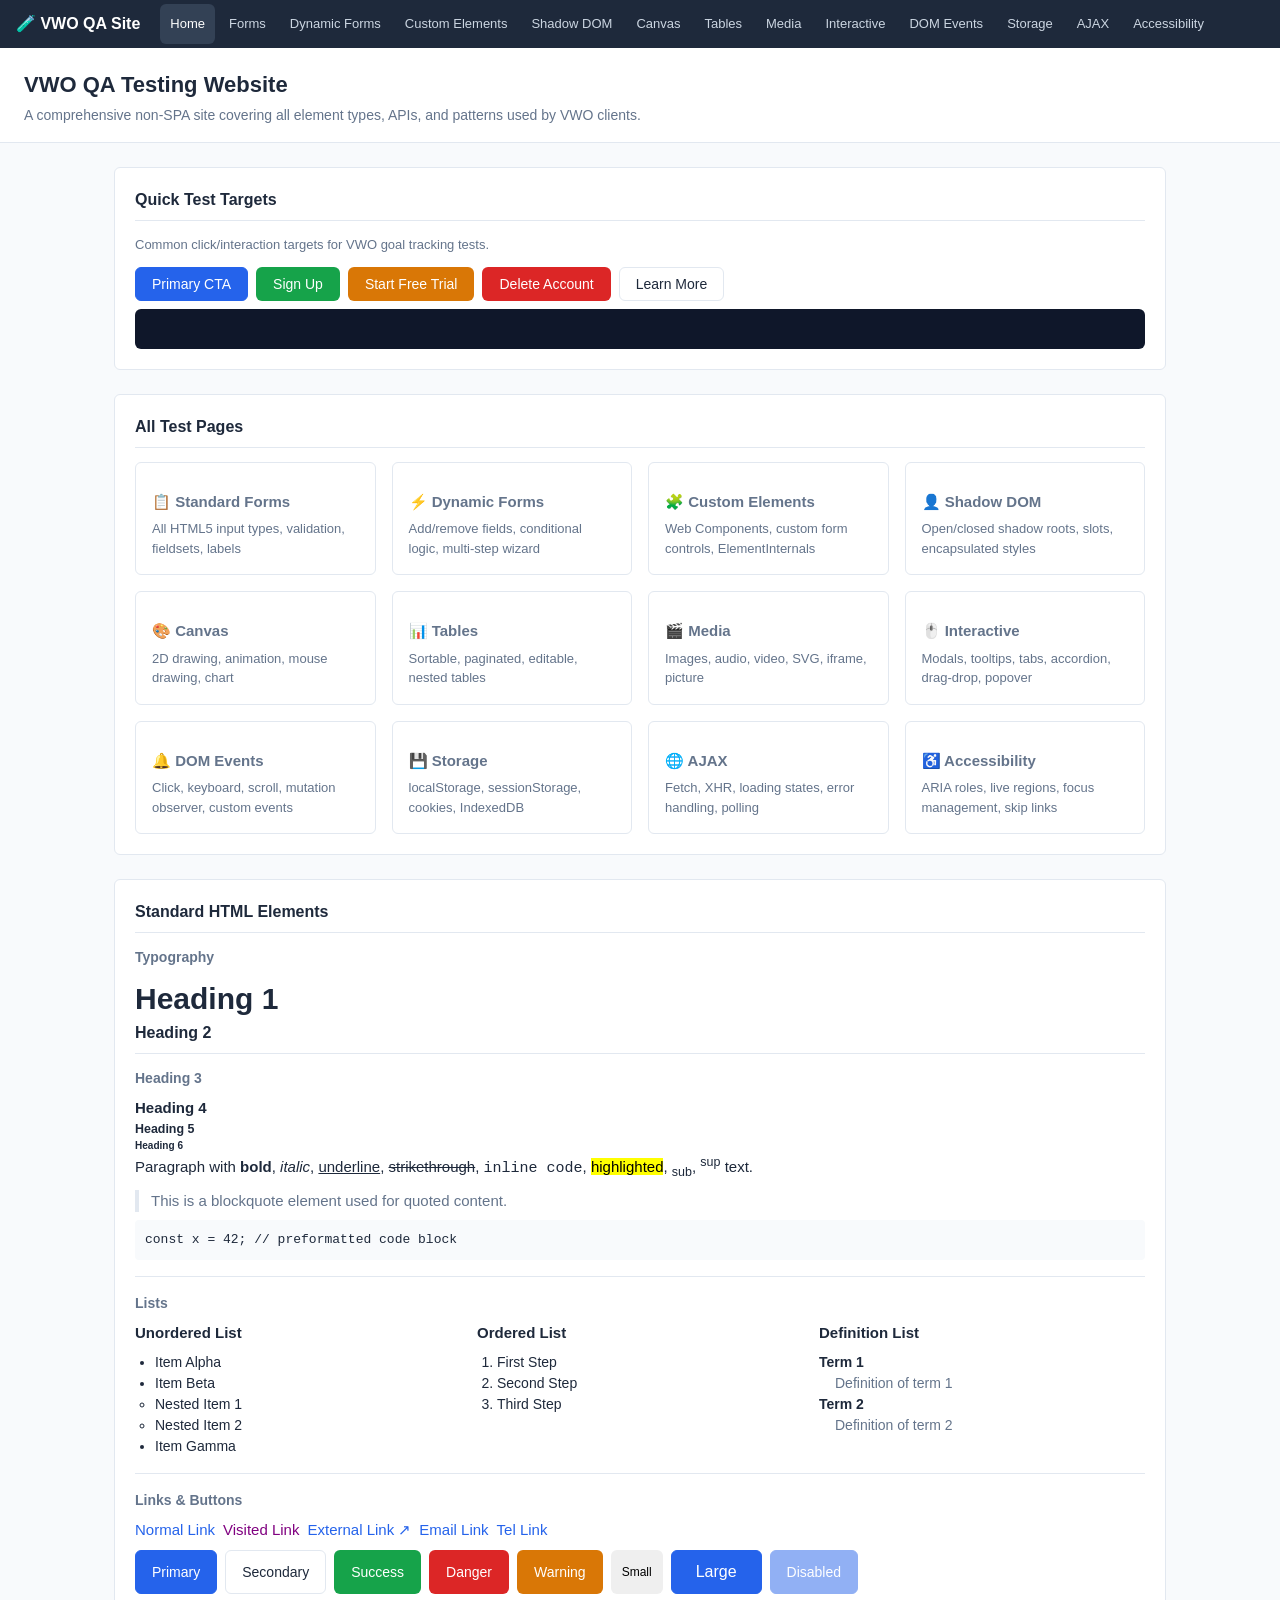
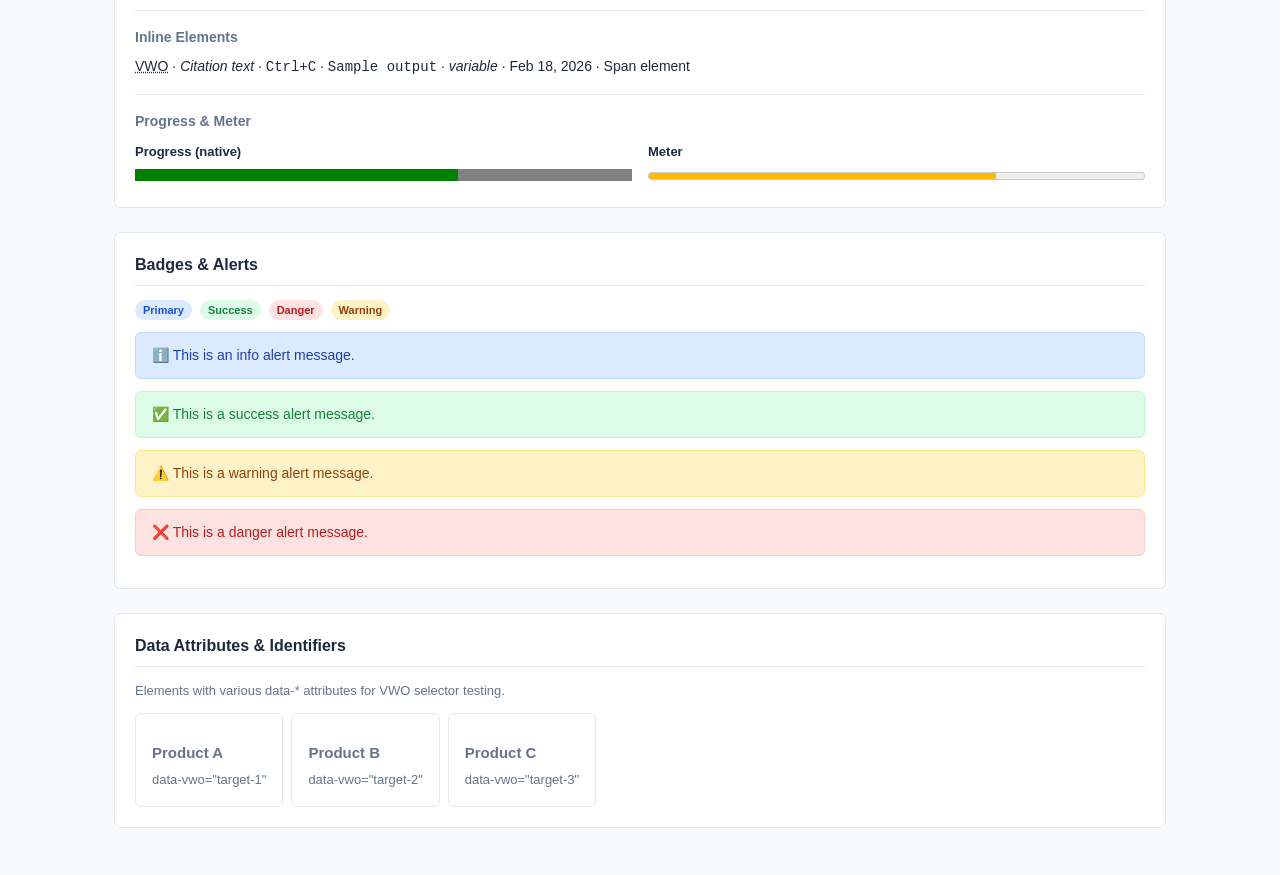
<file: index.html>
<!DOCTYPE html>
<html lang="en">

<head>
  <meta charset="UTF-8">
  <meta name="viewport" content="width=device-width, initial-scale=1.0">
  <title>VWO QA Test Site – Home</title>
  <meta name="description" content="Comprehensive non-SPA website for VWO QA testing covering all element types.">
  <script src="vwo-loader.js"></script>
  <link rel="stylesheet" href="styles.css">
</head>

<body>

  <nav class="site-nav" id="main-nav">
    <span class="nav-brand">🧪 VWO QA Site</span>
    <a href="index.html" onclick="return preserveQueryParams(this)">Home</a>
    <a href="forms.html" onclick="return preserveQueryParams(this)">Forms</a>
    <a href="dynamic-forms.html" onclick="return preserveQueryParams(this)">Dynamic Forms</a>
    <a href="custom-elements.html" onclick="return preserveQueryParams(this)">Custom Elements</a>
    <a href="shadow-dom.html" onclick="return preserveQueryParams(this)">Shadow DOM</a>
    <a href="canvas.html" onclick="return preserveQueryParams(this)">Canvas</a>
    <a href="tables.html" onclick="return preserveQueryParams(this)">Tables</a>
    <a href="media.html" onclick="return preserveQueryParams(this)">Media</a>
    <a href="interactive.html" onclick="return preserveQueryParams(this)">Interactive</a>
    <a href="dom-events.html" onclick="return preserveQueryParams(this)">DOM Events</a>
    <a href="storage.html" onclick="return preserveQueryParams(this)">Storage</a>
    <a href="ajax.html" onclick="return preserveQueryParams(this)">AJAX</a>
    <a href="accessibility.html" onclick="return preserveQueryParams(this)">Accessibility</a>
  </nav>

  <div class="page-header">
    <h1>VWO QA Testing Website</h1>
    <p>A comprehensive non-SPA site covering all element types, APIs, and patterns used by VWO clients.</p>
  </div>

  <main class="content">

    <!-- Quick Actions -->
    <div class="section">
      <h2>Quick Test Targets</h2>
      <p class="text-sm text-muted" style="margin-bottom:12px">Common click/interaction targets for VWO goal tracking
        tests.</p>
      <div class="btn-group">
        <button class="btn btn-primary" id="cta-primary" onclick="trackClick('cta-primary')">Primary CTA</button>
        <button class="btn btn-success" id="cta-signup" onclick="trackClick('cta-signup')">Sign Up</button>
        <button class="btn btn-warning" id="cta-trial" onclick="trackClick('cta-trial')">Start Free Trial</button>
        <button class="btn btn-danger" id="cta-delete" onclick="trackClick('cta-delete')">Delete Account</button>
        <button class="btn btn-secondary" id="cta-learn" onclick="trackClick('cta-learn')">Learn More</button>
      </div>
      <div id="click-log" class="output-box mt-8" style="min-height:40px"></div>
    </div>

    <!-- Page Navigation Grid -->
    <div class="section">
      <h2>All Test Pages</h2>
      <div class="card-grid">
        <a href="forms.html" class="card" style="display:block;color:inherit">
          <h3>📋 Standard Forms</h3>
          <p>All HTML5 input types, validation, fieldsets, labels</p>
        </a>
        <a href="dynamic-forms.html" class="card" style="display:block;color:inherit">
          <h3>⚡ Dynamic Forms</h3>
          <p>Add/remove fields, conditional logic, multi-step wizard</p>
        </a>
        <a href="custom-elements.html" class="card" style="display:block;color:inherit">
          <h3>🧩 Custom Elements</h3>
          <p>Web Components, custom form controls, ElementInternals</p>
        </a>
        <a href="shadow-dom.html" class="card" style="display:block;color:inherit">
          <h3>👤 Shadow DOM</h3>
          <p>Open/closed shadow roots, slots, encapsulated styles</p>
        </a>
        <a href="canvas.html" class="card" style="display:block;color:inherit">
          <h3>🎨 Canvas</h3>
          <p>2D drawing, animation, mouse drawing, chart</p>
        </a>
        <a href="tables.html" class="card" style="display:block;color:inherit">
          <h3>📊 Tables</h3>
          <p>Sortable, paginated, editable, nested tables</p>
        </a>
        <a href="media.html" class="card" style="display:block;color:inherit">
          <h3>🎬 Media</h3>
          <p>Images, audio, video, SVG, iframe, picture</p>
        </a>
        <a href="interactive.html" class="card" style="display:block;color:inherit">
          <h3>🖱️ Interactive</h3>
          <p>Modals, tooltips, tabs, accordion, drag-drop, popover</p>
        </a>
        <a href="dom-events.html" class="card" style="display:block;color:inherit">
          <h3>🔔 DOM Events</h3>
          <p>Click, keyboard, scroll, mutation observer, custom events</p>
        </a>
        <a href="storage.html" class="card" style="display:block;color:inherit">
          <h3>💾 Storage</h3>
          <p>localStorage, sessionStorage, cookies, IndexedDB</p>
        </a>
        <a href="ajax.html" class="card" style="display:block;color:inherit">
          <h3>🌐 AJAX</h3>
          <p>Fetch, XHR, loading states, error handling, polling</p>
        </a>
        <a href="accessibility.html" class="card" style="display:block;color:inherit">
          <h3>♿ Accessibility</h3>
          <p>ARIA roles, live regions, focus management, skip links</p>
        </a>
      </div>
    </div>

    <!-- Standard HTML Elements Showcase -->
    <div class="section">
      <h2>Standard HTML Elements</h2>

      <h3>Typography</h3>
      <h1>Heading 1</h1>
      <h2>Heading 2</h2>
      <h3>Heading 3</h3>
      <h4>Heading 4</h4>
      <h5>Heading 5</h5>
      <h6>Heading 6</h6>
      <p>Paragraph with <strong>bold</strong>, <em>italic</em>, <u>underline</u>, <s>strikethrough</s>,
        <code>inline code</code>, <mark>highlighted</mark>, <sub>sub</sub>, <sup>sup</sup> text.
      </p>
      <blockquote style="border-left:4px solid var(--border);padding-left:12px;color:var(--text-muted);margin:8px 0">
        This is a blockquote element used for quoted content.</blockquote>
      <pre
        style="background:var(--bg);padding:10px;border-radius:4px;font-size:13px;overflow-x:auto"><code>const x = 42; // preformatted code block</code></pre>

      <hr class="divider">

      <h3>Lists</h3>
      <div class="grid-3">
        <div>
          <strong>Unordered List</strong>
          <ul style="margin:8px 0 0 20px;font-size:14px">
            <li>Item Alpha</li>
            <li>Item Beta
              <ul>
                <li>Nested Item 1</li>
                <li>Nested Item 2</li>
              </ul>
            </li>
            <li>Item Gamma</li>
          </ul>
        </div>
        <div>
          <strong>Ordered List</strong>
          <ol style="margin:8px 0 0 20px;font-size:14px">
            <li>First Step</li>
            <li>Second Step</li>
            <li>Third Step</li>
          </ol>
        </div>
        <div>
          <strong>Definition List</strong>
          <dl style="margin:8px 0 0 0;font-size:14px">
            <dt style="font-weight:600">Term 1</dt>
            <dd style="margin-left:16px;color:var(--text-muted)">Definition of term 1</dd>
            <dt style="font-weight:600">Term 2</dt>
            <dd style="margin-left:16px;color:var(--text-muted)">Definition of term 2</dd>
          </dl>
        </div>
      </div>

      <hr class="divider">

      <h3>Links &amp; Buttons</h3>
      <div class="flex gap-8 flex-wrap items-center" style="margin-bottom:8px">
        <a href="#" id="link-normal">Normal Link</a>
        <a href="#" id="link-visited" style="color:purple">Visited Link</a>
        <a href="https://vwo.com" target="_blank" rel="noopener" id="link-external">External Link ↗</a>
        <a href="mailto:test@example.com" id="link-email">Email Link</a>
        <a href="tel:+1234567890" id="link-tel">Tel Link</a>
      </div>
      <div class="btn-group">
        <button class="btn btn-primary" id="btn-primary-home">Primary</button>
        <button class="btn btn-secondary" id="btn-secondary-home">Secondary</button>
        <button class="btn btn-success" id="btn-success-home">Success</button>
        <button class="btn btn-danger" id="btn-danger-home">Danger</button>
        <button class="btn btn-warning" id="btn-warning-home">Warning</button>
        <button class="btn btn-sm" id="btn-small-home">Small</button>
        <button class="btn btn-lg btn-primary" id="btn-large-home">Large</button>
        <button class="btn btn-primary" id="btn-disabled-home" disabled>Disabled</button>
      </div>

      <hr class="divider">

      <h3>Inline Elements</h3>
      <p style="font-size:14px">
        <abbr title="Visual Website Optimizer">VWO</abbr> ·
        <cite>Citation text</cite> ·
        <kbd>Ctrl+C</kbd> ·
        <samp>Sample output</samp> ·
        <var>variable</var> ·
        <time datetime="2026-02-18">Feb 18, 2026</time> ·
        <span id="inline-span" data-testid="span-element">Span element</span>
      </p>

      <hr class="divider">

      <h3>Progress &amp; Meter</h3>
      <div class="grid-2">
        <div>
          <label style="font-size:13px;font-weight:600">Progress (native)</label>
          <progress id="progress-native" value="65" max="100" style="width:100%;margin-top:6px"></progress>
        </div>
        <div>
          <label style="font-size:13px;font-weight:600">Meter</label>
          <meter id="meter-element" value="0.7" min="0" max="1" low="0.3" high="0.8" optimum="0.9"
            style="width:100%;margin-top:6px"></meter>
        </div>
      </div>
    </div>

    <!-- Badges & Alerts -->
    <div class="section">
      <h2>Badges &amp; Alerts</h2>
      <div class="flex gap-8 flex-wrap" style="margin-bottom:12px">
        <span class="badge badge-primary">Primary</span>
        <span class="badge badge-success">Success</span>
        <span class="badge badge-danger">Danger</span>
        <span class="badge badge-warning">Warning</span>
      </div>
      <div class="alert alert-info" id="alert-info" role="alert">ℹ️ This is an info alert message.</div>
      <div class="alert alert-success" id="alert-success" role="alert">✅ This is a success alert message.</div>
      <div class="alert alert-warning" id="alert-warning" role="alert">⚠️ This is a warning alert message.</div>
      <div class="alert alert-danger" id="alert-danger" role="alert">❌ This is a danger alert message.</div>
    </div>

    <!-- Data Attributes & IDs -->
    <div class="section">
      <h2>Data Attributes &amp; Identifiers</h2>
      <p class="text-sm text-muted" style="margin-bottom:12px">Elements with various data-* attributes for VWO selector
        testing.</p>
      <div class="flex gap-8 flex-wrap">
        <div id="data-elem-1" data-vwo="target-1" data-category="product" data-price="99" class="card"
          style="min-width:140px">
          <h3>Product A</h3>
          <p>data-vwo="target-1"</p>
        </div>
        <div id="data-elem-2" data-vwo="target-2" data-category="service" data-price="199" class="card"
          style="min-width:140px">
          <h3>Product B</h3>
          <p>data-vwo="target-2"</p>
        </div>
        <div id="data-elem-3" data-vwo="target-3" data-category="product" data-price="49" class="card"
          style="min-width:140px">
          <h3>Product C</h3>
          <p>data-vwo="target-3"</p>
        </div>
      </div>
    </div>

  </main>

  <script src="main.js"></script>
  <script>
    function trackClick(id) {
      logToBox('click-log', 'Clicked: ' + id, 'success');
    }
  </script>
</body>

</html>
</file>
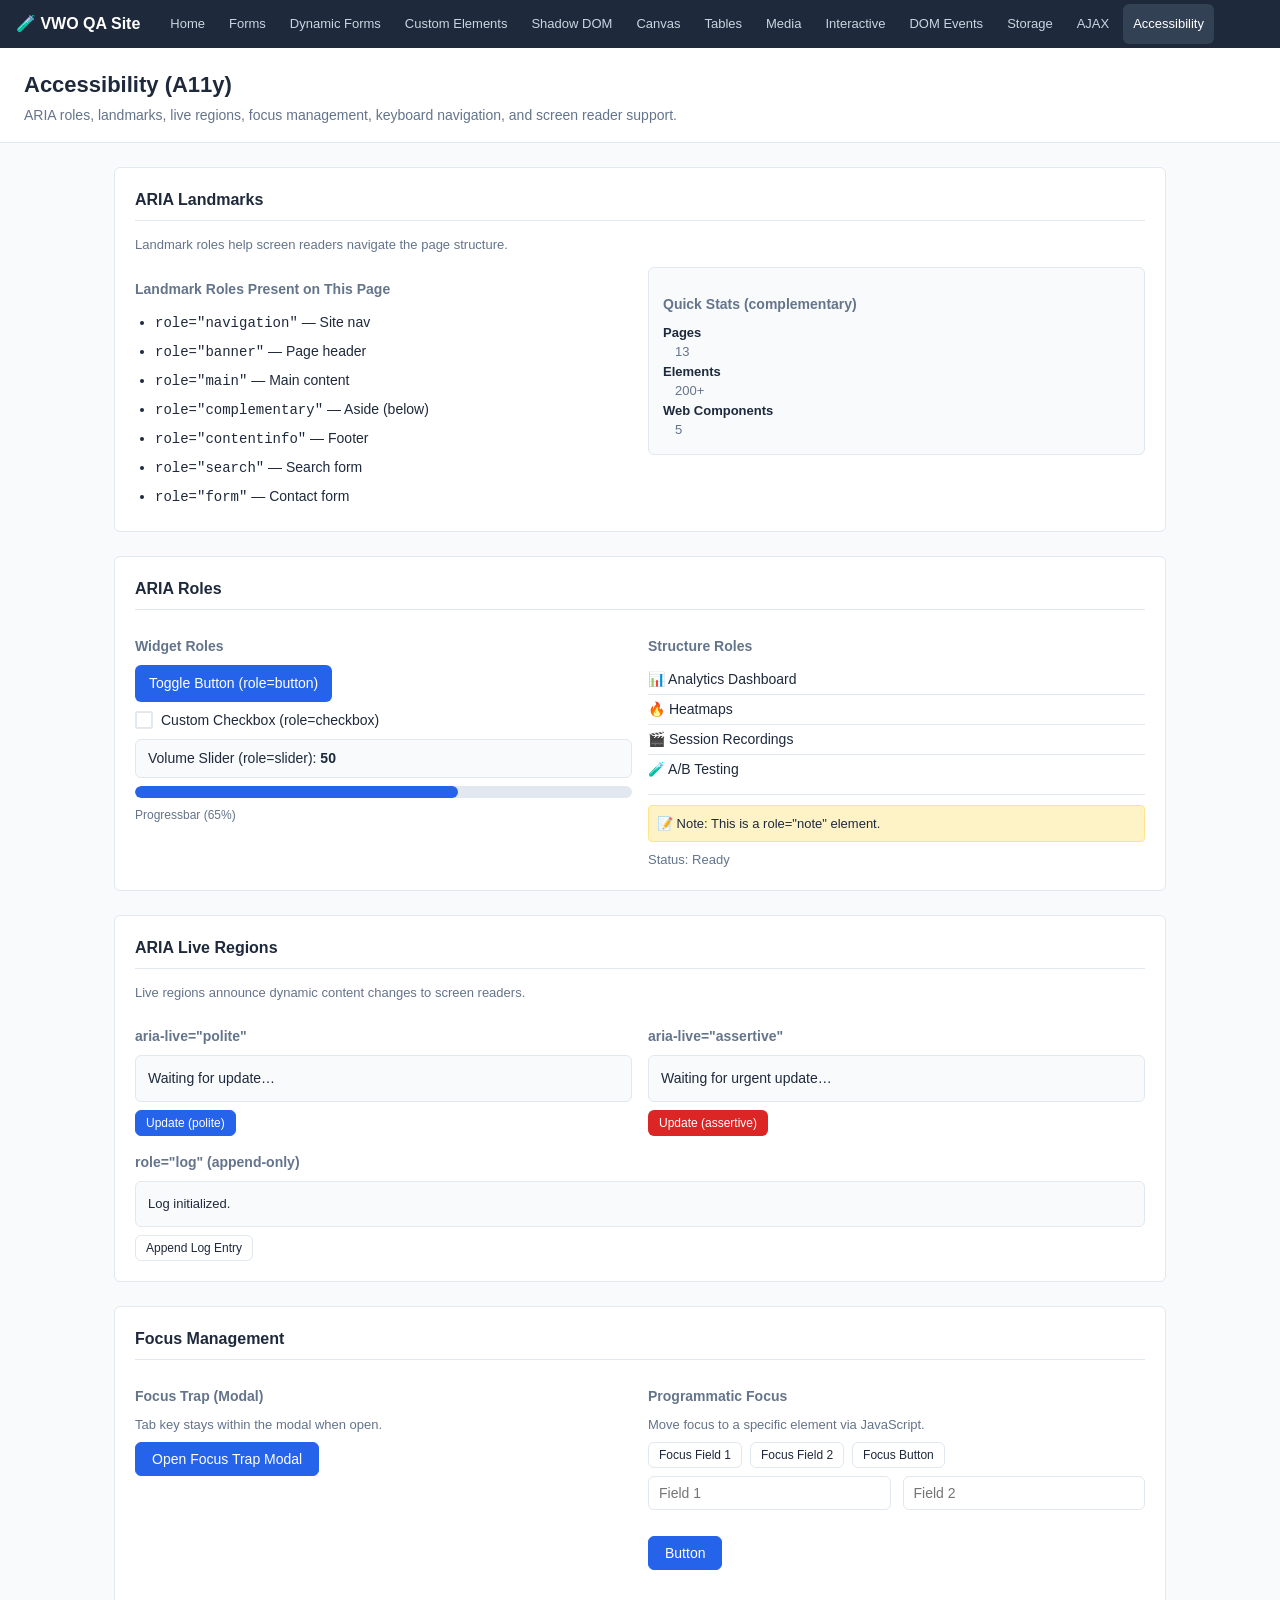
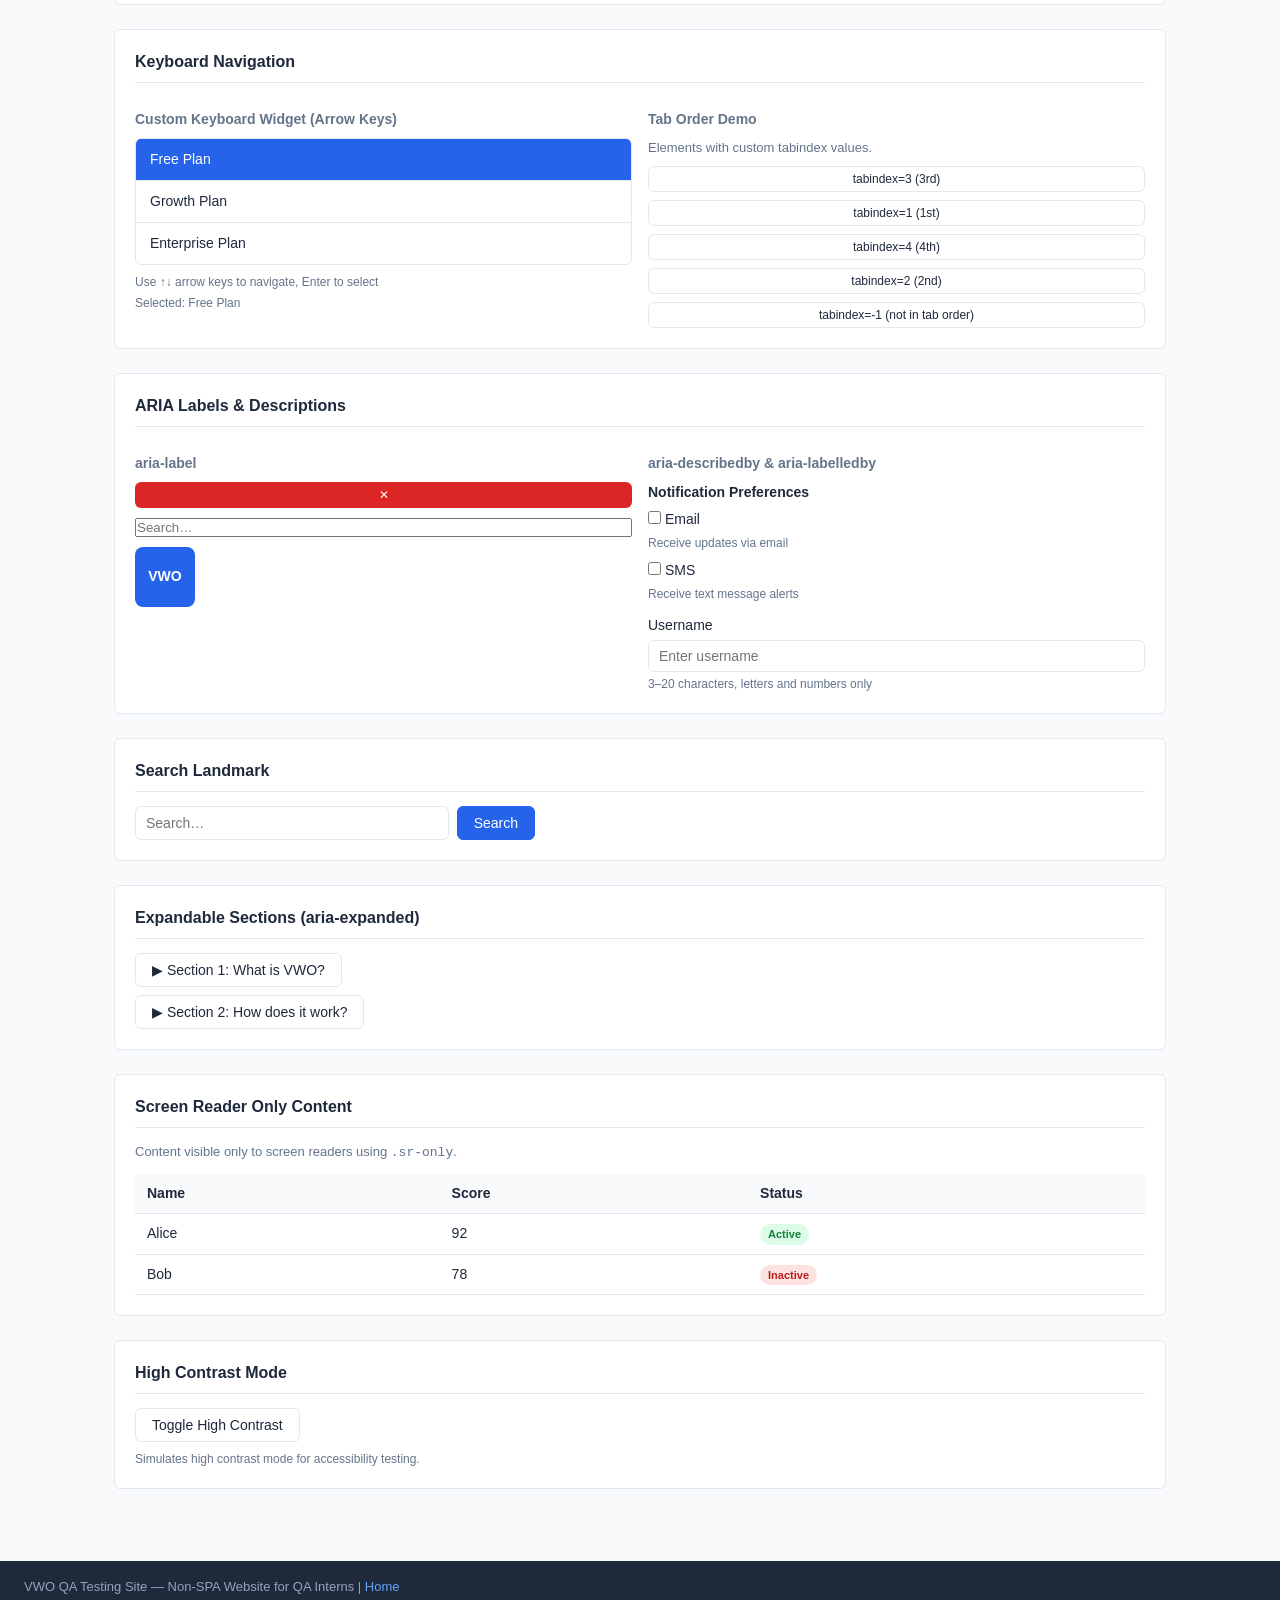
<file: accessibility.html>
<!DOCTYPE html>
<html lang="en">

<head>
    <meta charset="UTF-8">
    <meta name="viewport" content="width=device-width, initial-scale=1.0">
    <title>VWO QA – Accessibility</title>
    <script src="vwo-loader.js"></script>
    <link rel="stylesheet" href="styles.css">
    <style>
        .skip-link {
            position: absolute;
            top: -40px;
            left: 0;
            background: var(--primary);
            color: #fff;
            padding: 8px 16px;
            z-index: 9999;
            border-radius: 0 0 4px 0;
            font-size: 14px;
            transition: top 0.2s;
        }

        .skip-link:focus {
            top: 0;
        }

        .focus-trap-overlay {
            display: none;
            position: fixed;
            inset: 0;
            background: rgba(0, 0, 0, 0.5);
            z-index: 2000;
            align-items: center;
            justify-content: center;
        }

        .focus-trap-overlay.open {
            display: flex;
        }

        .focus-trap-box {
            background: var(--surface);
            border-radius: 8px;
            padding: 24px;
            max-width: 400px;
            width: 90%;
        }

        .sr-only {
            position: absolute;
            width: 1px;
            height: 1px;
            padding: 0;
            margin: -1px;
            overflow: hidden;
            clip: rect(0, 0, 0, 0);
            white-space: nowrap;
            border: 0;
        }

        .keyboard-nav-item:focus {
            outline: 3px solid var(--primary);
            outline-offset: 2px;
        }

        [aria-expanded="false"]+.collapsible {
            display: none;
        }

        [aria-expanded="true"]+.collapsible {
            display: block;
        }

        .live-region-demo {
            background: var(--bg);
            border: 1px solid var(--border);
            border-radius: var(--radius);
            padding: 12px;
            min-height: 40px;
            font-size: 14px;
        }

        .high-contrast {
            background: #000 !important;
            color: #fff !important;
            border-color: #fff !important;
        }

        .high-contrast .section {
            background: #111;
            border-color: #555;
        }

        .high-contrast h2 {
            color: #fff;
        }
    </style>
</head>

<body>

    <!-- Skip Navigation Link -->
    <a href="#main-content" class="skip-link" id="skip-nav">Skip to main content</a>

    <nav class="site-nav" role="navigation" aria-label="Main navigation">
        <span class="nav-brand">🧪 VWO QA Site</span>
        <a href="index.html" onclick="return preserveQueryParams(this)">Home</a>
        <a href="forms.html" onclick="return preserveQueryParams(this)">Forms</a>
        <a href="dynamic-forms.html" onclick="return preserveQueryParams(this)">Dynamic Forms</a>
        <a href="custom-elements.html" onclick="return preserveQueryParams(this)">Custom Elements</a>
        <a href="shadow-dom.html" onclick="return preserveQueryParams(this)">Shadow DOM</a>
        <a href="canvas.html" onclick="return preserveQueryParams(this)">Canvas</a>
        <a href="tables.html" onclick="return preserveQueryParams(this)">Tables</a>
        <a href="media.html" onclick="return preserveQueryParams(this)">Media</a>
        <a href="interactive.html" onclick="return preserveQueryParams(this)">Interactive</a>
        <a href="dom-events.html" onclick="return preserveQueryParams(this)">DOM Events</a>
        <a href="storage.html" onclick="return preserveQueryParams(this)">Storage</a>
        <a href="ajax.html" onclick="return preserveQueryParams(this)">AJAX</a>
        <a href="accessibility.html" onclick="return preserveQueryParams(this)">Accessibility</a>
    </nav>

    <div class="page-header" role="banner">
        <h1>Accessibility (A11y)</h1>
        <p>ARIA roles, landmarks, live regions, focus management, keyboard navigation, and screen reader support.</p>
    </div>

    <main class="content" id="main-content" role="main">

        <!-- ARIA Landmarks -->
        <div class="section" aria-labelledby="landmarks-heading">
            <h2 id="landmarks-heading">ARIA Landmarks</h2>
            <p class="text-sm text-muted" style="margin-bottom:12px">Landmark roles help screen readers navigate the
                page structure.</p>
            <div class="grid-2">
                <div>
                    <h3>Landmark Roles Present on This Page</h3>
                    <ul style="font-size:14px;margin-left:20px;line-height:2">
                        <li><code>role="navigation"</code> — Site nav</li>
                        <li><code>role="banner"</code> — Page header</li>
                        <li><code>role="main"</code> — Main content</li>
                        <li><code>role="complementary"</code> — Aside (below)</li>
                        <li><code>role="contentinfo"</code> — Footer</li>
                        <li><code>role="search"</code> — Search form</li>
                        <li><code>role="form"</code> — Contact form</li>
                    </ul>
                </div>
                <div>
                    <aside role="complementary" aria-label="Quick stats"
                        style="background:var(--bg);border:1px solid var(--border);border-radius:var(--radius);padding:14px">
                        <h3 style="font-size:14px;margin-bottom:8px">Quick Stats (complementary)</h3>
                        <dl style="font-size:13px">
                            <dt style="font-weight:600">Pages</dt>
                            <dd style="margin-left:12px;color:var(--text-muted)">13</dd>
                            <dt style="font-weight:600">Elements</dt>
                            <dd style="margin-left:12px;color:var(--text-muted)">200+</dd>
                            <dt style="font-weight:600">Web Components</dt>
                            <dd style="margin-left:12px;color:var(--text-muted)">5</dd>
                        </dl>
                    </aside>
                </div>
            </div>
        </div>

        <!-- ARIA Roles -->
        <div class="section" aria-labelledby="aria-roles-heading">
            <h2 id="aria-roles-heading">ARIA Roles</h2>
            <div class="grid-2">
                <div>
                    <h3>Widget Roles</h3>
                    <div style="display:flex;flex-direction:column;gap:8px;font-size:14px">
                        <div role="button" tabindex="0" id="aria-btn" class="keyboard-nav-item"
                            style="background:var(--primary);color:#fff;padding:8px 14px;border-radius:var(--radius);cursor:pointer;display:inline-block;width:fit-content"
                            aria-pressed="false" data-testid="aria-button" onclick="toggleAriaBtn(this)"
                            onkeydown="if(event.key==='Enter'||event.key===' ')toggleAriaBtn(this)">
                            Toggle Button (role=button)
                        </div>
                        <div role="checkbox" tabindex="0" id="aria-checkbox" class="keyboard-nav-item"
                            aria-checked="false" style="cursor:pointer;display:flex;align-items:center;gap:8px"
                            data-testid="aria-checkbox" onclick="toggleAriaCheckbox(this)"
                            onkeydown="if(event.key===' ')toggleAriaCheckbox(this)">
                            <span
                                style="width:18px;height:18px;border:2px solid var(--border);border-radius:3px;display:inline-flex;align-items:center;justify-content:center"
                                id="aria-checkbox-icon"></span>
                            Custom Checkbox (role=checkbox)
                        </div>
                        <div role="slider" tabindex="0" id="aria-slider" class="keyboard-nav-item" aria-valuemin="0"
                            aria-valuemax="100" aria-valuenow="50" aria-label="Volume"
                            style="background:var(--bg);border:1px solid var(--border);border-radius:var(--radius);padding:8px 12px;cursor:pointer"
                            data-testid="aria-slider" onkeydown="handleSliderKey(event)">
                            Volume Slider (role=slider): <strong id="aria-slider-val">50</strong>
                        </div>
                        <div role="progressbar" aria-valuenow="65" aria-valuemin="0" aria-valuemax="100"
                            aria-label="Upload progress"
                            style="background:var(--border);border-radius:6px;height:12px;overflow:hidden"
                            data-testid="aria-progressbar">
                            <div style="width:65%;height:100%;background:var(--primary);border-radius:6px"></div>
                        </div>
                        <span style="font-size:12px;color:var(--text-muted)">Progressbar (65%)</span>
                    </div>
                </div>
                <div>
                    <h3>Structure Roles</h3>
                    <div style="font-size:14px">
                        <div role="list" aria-label="Feature list" data-testid="aria-list">
                            <div role="listitem" style="padding:4px 0;border-bottom:1px solid var(--border)">📊
                                Analytics Dashboard</div>
                            <div role="listitem" style="padding:4px 0;border-bottom:1px solid var(--border)">🔥 Heatmaps
                            </div>
                            <div role="listitem" style="padding:4px 0;border-bottom:1px solid var(--border)">🎬 Session
                                Recordings</div>
                            <div role="listitem" style="padding:4px 0">🧪 A/B Testing</div>
                        </div>
                        <div role="separator" style="border-top:1px solid var(--border);margin:10px 0"></div>
                        <div role="note"
                            style="background:#fef3c7;border:1px solid #fde68a;border-radius:4px;padding:8px;font-size:13px"
                            data-testid="aria-note">
                            📝 Note: This is a role="note" element.
                        </div>
                        <div role="status" id="aria-status"
                            style="margin-top:8px;font-size:13px;color:var(--text-muted)" data-testid="aria-status">
                            Status: Ready
                        </div>
                    </div>
                </div>
            </div>
        </div>

        <!-- ARIA Live Regions -->
        <div class="section" aria-labelledby="live-regions-heading">
            <h2 id="live-regions-heading">ARIA Live Regions</h2>
            <p class="text-sm text-muted" style="margin-bottom:12px">Live regions announce dynamic content changes to
                screen readers.</p>
            <div class="grid-2">
                <div>
                    <h3>aria-live="polite"</h3>
                    <div aria-live="polite" aria-atomic="true" id="live-polite" class="live-region-demo"
                        data-testid="live-polite">
                        Waiting for update…
                    </div>
                    <div class="btn-group mt-8">
                        <button class="btn btn-primary btn-sm"
                            onclick="updateLive('live-polite', 'Polite update: ' + new Date().toLocaleTimeString())"
                            data-testid="live-polite-btn">Update (polite)</button>
                    </div>
                </div>
                <div>
                    <h3>aria-live="assertive"</h3>
                    <div aria-live="assertive" aria-atomic="true" id="live-assertive" class="live-region-demo"
                        role="alert" data-testid="live-assertive">
                        Waiting for urgent update…
                    </div>
                    <div class="btn-group mt-8">
                        <button class="btn btn-danger btn-sm"
                            onclick="updateLive('live-assertive', '⚠️ URGENT: ' + new Date().toLocaleTimeString())"
                            data-testid="live-assertive-btn">Update (assertive)</button>
                    </div>
                </div>
            </div>
            <div class="mt-16">
                <h3>role="log" (append-only)</h3>
                <div role="log" aria-live="polite" aria-label="Activity log" id="aria-log"
                    style="background:var(--bg);border:1px solid var(--border);border-radius:var(--radius);padding:12px;max-height:120px;overflow-y:auto;font-size:13px"
                    data-testid="aria-log">
                    <div>Log initialized.</div>
                </div>
                <button class="btn btn-secondary btn-sm mt-8" onclick="appendLog()" data-testid="aria-log-btn">Append
                    Log Entry</button>
            </div>
        </div>

        <!-- Focus Management -->
        <div class="section" aria-labelledby="focus-heading">
            <h2 id="focus-heading">Focus Management</h2>
            <div class="grid-2">
                <div>
                    <h3>Focus Trap (Modal)</h3>
                    <p class="text-sm text-muted" style="margin-bottom:8px">Tab key stays within the modal when open.
                    </p>
                    <button class="btn btn-primary" id="open-focus-trap" onclick="openFocusTrap()"
                        data-testid="open-focus-trap">Open Focus Trap Modal</button>
                </div>
                <div>
                    <h3>Programmatic Focus</h3>
                    <p class="text-sm text-muted" style="margin-bottom:8px">Move focus to a specific element via
                        JavaScript.</p>
                    <div class="btn-group">
                        <button class="btn btn-secondary btn-sm"
                            onclick="document.getElementById('focus-target-1').focus()" data-testid="focus-to-1">Focus
                            Field 1</button>
                        <button class="btn btn-secondary btn-sm"
                            onclick="document.getElementById('focus-target-2').focus()" data-testid="focus-to-2">Focus
                            Field 2</button>
                        <button class="btn btn-secondary btn-sm"
                            onclick="document.getElementById('focus-target-3').focus()" data-testid="focus-to-3">Focus
                            Button</button>
                    </div>
                    <div class="form-row mt-8">
                        <div class="form-group">
                            <input type="text" id="focus-target-1" placeholder="Field 1" data-testid="focus-target-1">
                        </div>
                        <div class="form-group">
                            <input type="text" id="focus-target-2" placeholder="Field 2" data-testid="focus-target-2">
                        </div>
                        <div class="form-group" style="align-self:flex-end">
                            <button class="btn btn-primary" id="focus-target-3"
                                data-testid="focus-target-3">Button</button>
                        </div>
                    </div>
                </div>
            </div>
        </div>

        <!-- Keyboard Navigation -->
        <div class="section" aria-labelledby="keyboard-heading">
            <h2 id="keyboard-heading">Keyboard Navigation</h2>
            <div class="grid-2">
                <div>
                    <h3>Custom Keyboard Widget (Arrow Keys)</h3>
                    <div role="listbox" aria-label="Select a plan" id="listbox-widget" tabindex="0"
                        style="border:1px solid var(--border);border-radius:var(--radius);overflow:hidden"
                        data-testid="listbox-widget" onkeydown="handleListboxKey(event)">
                        <div role="option" aria-selected="true" class="listbox-option" data-val="free"
                            style="padding:10px 14px;background:var(--primary);color:#fff;font-size:14px">Free Plan
                        </div>
                        <div role="option" aria-selected="false" class="listbox-option" data-val="growth"
                            style="padding:10px 14px;font-size:14px;border-top:1px solid var(--border)">Growth Plan
                        </div>
                        <div role="option" aria-selected="false" class="listbox-option" data-val="enterprise"
                            style="padding:10px 14px;font-size:14px;border-top:1px solid var(--border)">Enterprise Plan
                        </div>
                    </div>
                    <div class="form-hint mt-8">Use ↑↓ arrow keys to navigate, Enter to select</div>
                    <div id="listbox-selected" class="form-hint">Selected: Free Plan</div>
                </div>
                <div>
                    <h3>Tab Order Demo</h3>
                    <p class="text-sm text-muted" style="margin-bottom:8px">Elements with custom tabindex values.</p>
                    <div style="display:flex;flex-direction:column;gap:8px">
                        <button class="btn btn-secondary btn-sm keyboard-nav-item" tabindex="3"
                            data-testid="taborder-3">tabindex=3 (3rd)</button>
                        <button class="btn btn-secondary btn-sm keyboard-nav-item" tabindex="1"
                            data-testid="taborder-1">tabindex=1 (1st)</button>
                        <button class="btn btn-secondary btn-sm keyboard-nav-item" tabindex="4"
                            data-testid="taborder-4">tabindex=4 (4th)</button>
                        <button class="btn btn-secondary btn-sm keyboard-nav-item" tabindex="2"
                            data-testid="taborder-2">tabindex=2 (2nd)</button>
                        <button class="btn btn-secondary btn-sm keyboard-nav-item" tabindex="-1"
                            data-testid="taborder-neg1">tabindex=-1 (not in tab order)</button>
                    </div>
                </div>
            </div>
        </div>

        <!-- ARIA Labels & Descriptions -->
        <div class="section" aria-labelledby="aria-labels-heading">
            <h2 id="aria-labels-heading">ARIA Labels &amp; Descriptions</h2>
            <div class="grid-2">
                <div>
                    <h3>aria-label</h3>
                    <div style="display:flex;flex-direction:column;gap:10px;font-size:14px">
                        <button class="btn btn-danger btn-sm" aria-label="Delete account permanently"
                            data-testid="aria-label-btn">✕</button>
                        <input type="search" aria-label="Search products" placeholder="Search…"
                            data-testid="aria-label-input">
                        <div role="img" aria-label="VWO logo placeholder"
                            style="width:60px;height:60px;background:var(--primary);border-radius:8px;display:flex;align-items:center;justify-content:center;color:#fff;font-weight:bold"
                            data-testid="aria-label-img">VWO</div>
                    </div>
                </div>
                <div>
                    <h3>aria-describedby &amp; aria-labelledby</h3>
                    <div style="font-size:14px">
                        <div id="group-label" style="font-weight:600;margin-bottom:6px">Notification Preferences</div>
                        <div role="group" aria-labelledby="group-label" data-testid="aria-group">
                            <label style="display:block;margin-bottom:4px"><input type="checkbox"
                                    aria-describedby="email-desc"> Email</label>
                            <div id="email-desc" class="form-hint">Receive updates via email</div>
                            <label style="display:block;margin-bottom:4px;margin-top:8px"><input type="checkbox"
                                    aria-describedby="sms-desc"> SMS</label>
                            <div id="sms-desc" class="form-hint">Receive text message alerts</div>
                        </div>
                        <div style="margin-top:12px">
                            <label for="aria-desc-input" id="aria-desc-label">Username</label>
                            <input type="text" id="aria-desc-input" aria-labelledby="aria-desc-label"
                                aria-describedby="aria-desc-hint aria-desc-error" placeholder="Enter username"
                                style="display:block;width:100%;padding:7px 10px;border:1px solid var(--border);border-radius:var(--radius);font-size:14px;margin-top:4px"
                                data-testid="aria-desc-input">
                            <div id="aria-desc-hint" class="form-hint">3–20 characters, letters and numbers only</div>
                            <div id="aria-desc-error" role="alert"
                                style="color:var(--danger);font-size:12px;display:none">Username is already taken</div>
                        </div>
                    </div>
                </div>
            </div>
        </div>

        <!-- Search Landmark -->
        <div class="section">
            <h2>Search Landmark</h2>
            <form role="search" aria-label="Site search" id="a11y-search-form" data-testid="a11y-search">
                <div style="display:flex;gap:8px;max-width:400px">
                    <input type="search" id="a11y-search-input" aria-label="Search the site" placeholder="Search…"
                        style="flex:1;padding:8px 10px;border:1px solid var(--border);border-radius:var(--radius);font-size:14px"
                        data-testid="a11y-search-input">
                    <button type="submit" class="btn btn-primary" aria-label="Submit search"
                        data-testid="a11y-search-submit">Search</button>
                </div>
            </form>
        </div>

        <!-- Expandable / Collapsible -->
        <div class="section" aria-labelledby="expand-heading">
            <h2 id="expand-heading">Expandable Sections (aria-expanded)</h2>
            <div>
                <button class="btn btn-secondary" aria-expanded="false" aria-controls="collapse-1" id="collapse-btn-1"
                    onclick="toggleCollapse('collapse-btn-1','collapse-1')" data-testid="collapse-btn-1">
                    ▶ Section 1: What is VWO?
                </button>
                <div id="collapse-1" class="collapsible"
                    style="padding:12px;background:var(--bg);border:1px solid var(--border);border-radius:0 0 var(--radius) var(--radius);font-size:14px">
                    VWO is a comprehensive website optimization platform that helps businesses improve conversion rates.
                </div>
            </div>
            <div style="margin-top:8px">
                <button class="btn btn-secondary" aria-expanded="false" aria-controls="collapse-2" id="collapse-btn-2"
                    onclick="toggleCollapse('collapse-btn-2','collapse-2')" data-testid="collapse-btn-2">
                    ▶ Section 2: How does it work?
                </button>
                <div id="collapse-2" class="collapsible"
                    style="padding:12px;background:var(--bg);border:1px solid var(--border);border-radius:0 0 var(--radius) var(--radius);font-size:14px">
                    Install the VWO SmartCode, create experiments, and let VWO handle traffic splitting and statistical
                    analysis.
                </div>
            </div>
        </div>

        <!-- Screen Reader Only Content -->
        <div class="section">
            <h2>Screen Reader Only Content</h2>
            <p class="text-sm text-muted" style="margin-bottom:12px">Content visible only to screen readers using
                <code>.sr-only</code>.
            </p>
            <table data-testid="a11y-table">
                <caption class="sr-only">User performance data table</caption>
                <thead>
                    <tr>
                        <th scope="col">Name</th>
                        <th scope="col">Score <span class="sr-only">(out of 100)</span></th>
                        <th scope="col">Status</th>
                    </tr>
                </thead>
                <tbody>
                    <tr>
                        <td>Alice</td>
                        <td>92 <span class="sr-only">out of 100</span></td>
                        <td><span class="badge badge-success" aria-label="Status: Active">Active</span></td>
                    </tr>
                    <tr>
                        <td>Bob</td>
                        <td>78 <span class="sr-only">out of 100</span></td>
                        <td><span class="badge badge-danger" aria-label="Status: Inactive">Inactive</span></td>
                    </tr>
                </tbody>
            </table>
        </div>

        <!-- High Contrast Toggle -->
        <div class="section">
            <h2>High Contrast Mode</h2>
            <button class="btn btn-secondary" id="hc-toggle" onclick="toggleHighContrast()"
                data-testid="high-contrast-toggle">Toggle High Contrast</button>
            <p class="form-hint mt-8">Simulates high contrast mode for accessibility testing.</p>
        </div>

    </main>

    <footer role="contentinfo"
        style="background:#1e293b;color:#94a3b8;padding:16px 24px;font-size:13px;margin-top:24px">
        <p>VWO QA Testing Site — Non-SPA Website for QA Interns | <a href="index.html" style="color:#60a5fa">Home</a>
        </p>
    </footer>

    <!-- Focus Trap Modal -->
    <div class="focus-trap-overlay" id="focus-trap-overlay" role="dialog" aria-modal="true"
        aria-labelledby="focus-trap-title">
        <div class="focus-trap-box">
            <h3 id="focus-trap-title" style="margin-bottom:12px">Focus Trap Demo</h3>
            <p style="font-size:14px;margin-bottom:16px">Tab key is trapped inside this modal. Press Escape or click
                Close to exit.</p>
            <div class="form-group">
                <label for="trap-input-1">First Name</label>
                <input type="text" id="trap-input-1" placeholder="First name" data-testid="trap-input-1">
            </div>
            <div class="form-group">
                <label for="trap-input-2">Last Name</label>
                <input type="text" id="trap-input-2" placeholder="Last name" data-testid="trap-input-2">
            </div>
            <div class="btn-group">
                <button class="btn btn-primary" id="trap-submit" data-testid="trap-submit">Submit</button>
                <button class="btn btn-secondary" id="trap-close" onclick="closeFocusTrap()"
                    data-testid="trap-close">Close</button>
            </div>
        </div>
    </div>

    <script src="main.js"></script>
    <script>
        // ===== ARIA Button Toggle =====
        function toggleAriaBtn(el) {
            const pressed = el.getAttribute('aria-pressed') === 'true';
            el.setAttribute('aria-pressed', !pressed);
            el.style.background = !pressed ? 'var(--success)' : 'var(--primary)';
            el.textContent = !pressed ? 'Toggled ON (role=button)' : 'Toggle Button (role=button)';
            document.getElementById('aria-status').textContent = 'Status: Button ' + (!pressed ? 'pressed' : 'unpressed');
        }

        // ===== ARIA Checkbox =====
        function toggleAriaCheckbox(el) {
            const checked = el.getAttribute('aria-checked') === 'true';
            el.setAttribute('aria-checked', !checked);
            const icon = document.getElementById('aria-checkbox-icon');
            icon.textContent = !checked ? '✓' : '';
            icon.style.background = !checked ? 'var(--primary)' : '';
            icon.style.color = !checked ? '#fff' : '';
            icon.style.borderColor = !checked ? 'var(--primary)' : 'var(--border)';
        }

        // ===== ARIA Slider =====
        function handleSliderKey(e) {
            const slider = document.getElementById('aria-slider');
            let val = parseInt(slider.getAttribute('aria-valuenow'));
            if (e.key === 'ArrowRight' || e.key === 'ArrowUp') val = Math.min(100, val + 5);
            if (e.key === 'ArrowLeft' || e.key === 'ArrowDown') val = Math.max(0, val - 5);
            if (e.key === 'Home') val = 0;
            if (e.key === 'End') val = 100;
            slider.setAttribute('aria-valuenow', val);
            document.getElementById('aria-slider-val').textContent = val;
        }

        // ===== Live Regions =====
        function updateLive(id, msg) {
            document.getElementById(id).textContent = msg;
        }

        let logCount = 0;
        function appendLog() {
            logCount++;
            const log = document.getElementById('aria-log');
            const entry = document.createElement('div');
            entry.textContent = `[${new Date().toLocaleTimeString()}] Log entry #${logCount}`;
            log.appendChild(entry);
            log.scrollTop = log.scrollHeight;
        }

        // ===== Focus Trap =====
        const FOCUSABLE = 'a[href], button:not([disabled]), input:not([disabled]), select, textarea, [tabindex]:not([tabindex="-1"])';

        function openFocusTrap() {
            const overlay = document.getElementById('focus-trap-overlay');
            overlay.classList.add('open');
            document.getElementById('trap-input-1').focus();
            document.addEventListener('keydown', trapKeyHandler);
        }

        function closeFocusTrap() {
            document.getElementById('focus-trap-overlay').classList.remove('open');
            document.removeEventListener('keydown', trapKeyHandler);
            document.getElementById('open-focus-trap').focus();
        }

        function trapKeyHandler(e) {
            if (e.key === 'Escape') { closeFocusTrap(); return; }
            if (e.key !== 'Tab') return;
            const box = document.querySelector('.focus-trap-box');
            const focusable = [...box.querySelectorAll(FOCUSABLE)];
            const first = focusable[0], last = focusable[focusable.length - 1];
            if (e.shiftKey) {
                if (document.activeElement === first) { e.preventDefault(); last.focus(); }
            } else {
                if (document.activeElement === last) { e.preventDefault(); first.focus(); }
            }
        }

        // ===== Listbox keyboard navigation =====
        let listboxIndex = 0;
        function handleListboxKey(e) {
            const options = document.querySelectorAll('.listbox-option');
            if (e.key === 'ArrowDown') { e.preventDefault(); listboxIndex = Math.min(options.length - 1, listboxIndex + 1); }
            if (e.key === 'ArrowUp') { e.preventDefault(); listboxIndex = Math.max(0, listboxIndex - 1); }
            if (e.key === 'Enter' || e.key === ' ') {
                e.preventDefault();
                options.forEach((o, i) => {
                    o.setAttribute('aria-selected', i === listboxIndex);
                    o.style.background = i === listboxIndex ? 'var(--primary)' : '';
                    o.style.color = i === listboxIndex ? '#fff' : '';
                });
                document.getElementById('listbox-selected').textContent = 'Selected: ' + options[listboxIndex].textContent.trim();
                return;
            }
            options.forEach((o, i) => {
                o.style.background = i === listboxIndex ? '#eff6ff' : '';
                o.style.outline = i === listboxIndex ? '2px solid var(--primary)' : '';
            });
        }

        // ===== Collapsible =====
        function toggleCollapse(btnId, contentId) {
            const btn = document.getElementById(btnId);
            const content = document.getElementById(contentId);
            const expanded = btn.getAttribute('aria-expanded') === 'true';
            btn.setAttribute('aria-expanded', !expanded);
            btn.textContent = btn.textContent.replace(expanded ? '▼' : '▶', expanded ? '▶' : '▼');
        }

        // ===== High Contrast =====
        function toggleHighContrast() {
            document.body.classList.toggle('high-contrast');
        }

        // ===== Search form =====
        document.getElementById('a11y-search-form').addEventListener('submit', function (e) {
            e.preventDefault();
            const q = document.getElementById('a11y-search-input').value;
            alert('Search submitted: ' + q);
        });
    </script>
</body>

</html>
</file>
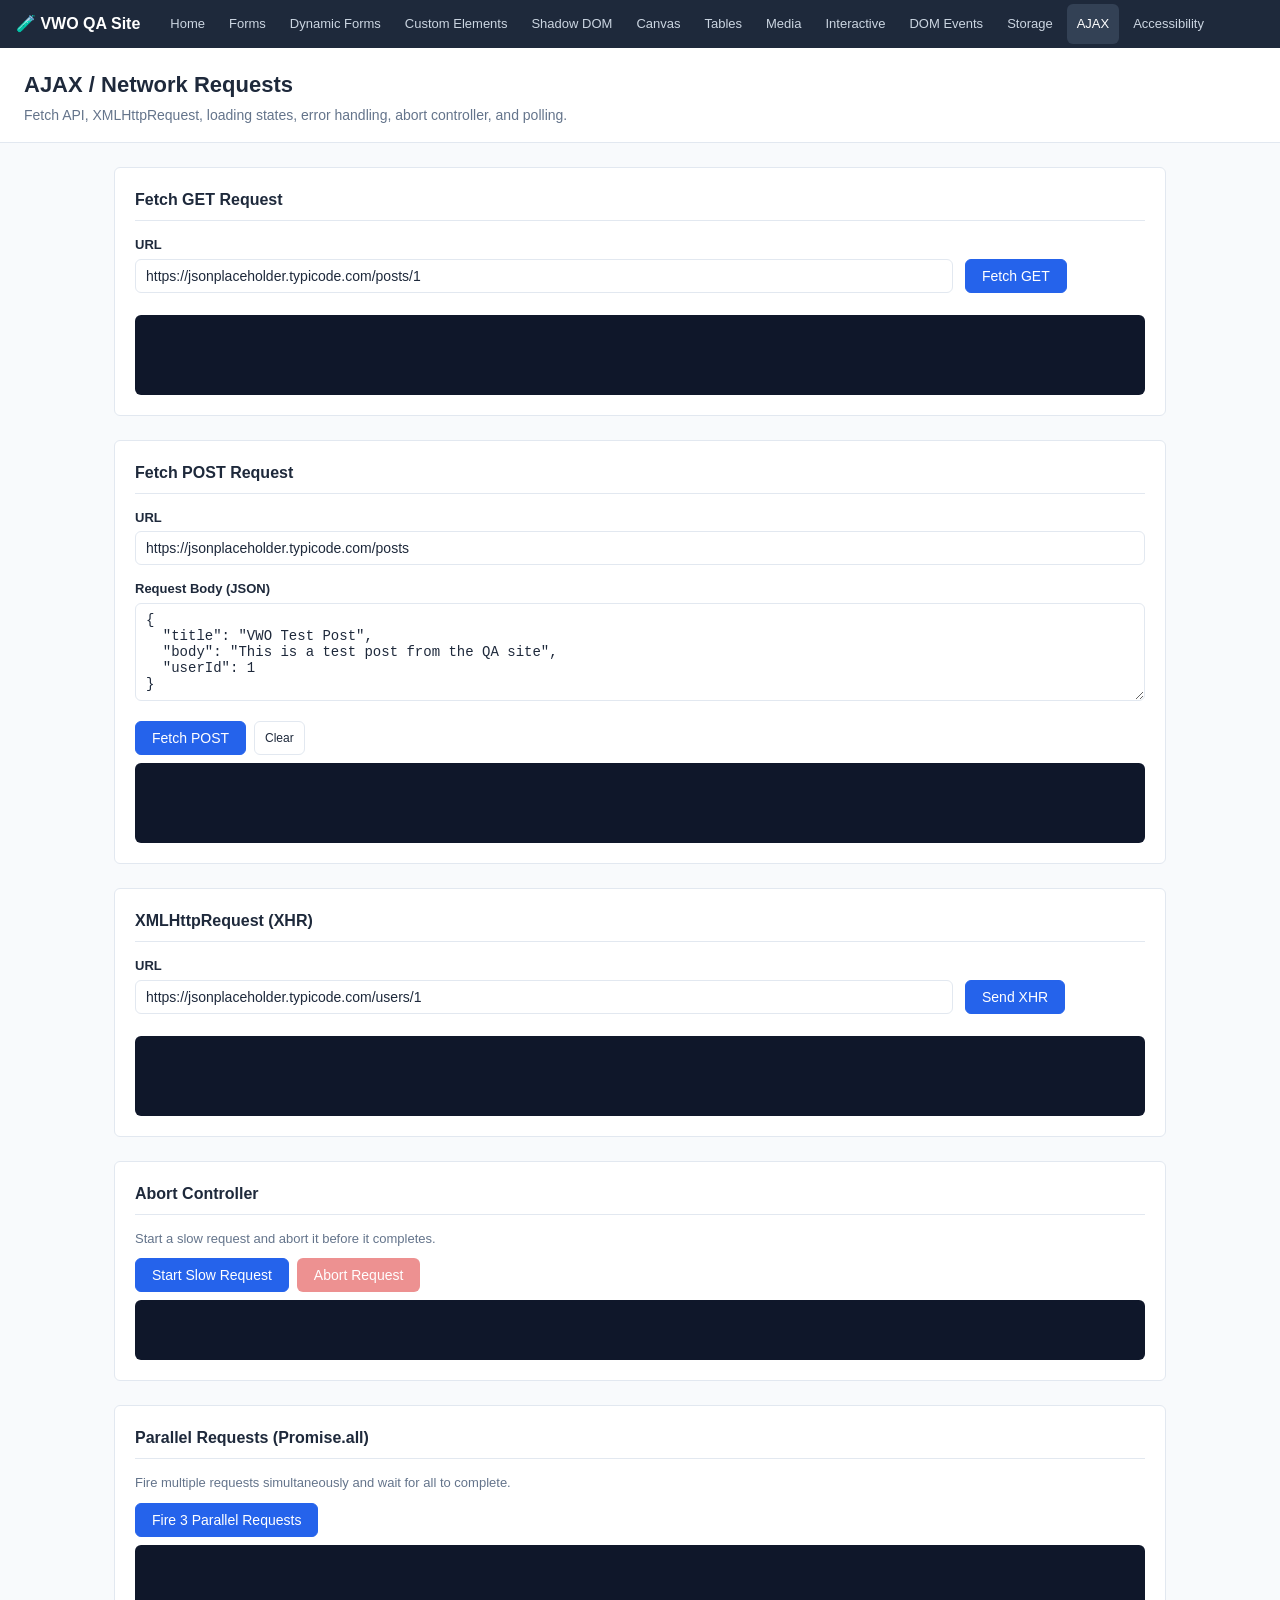
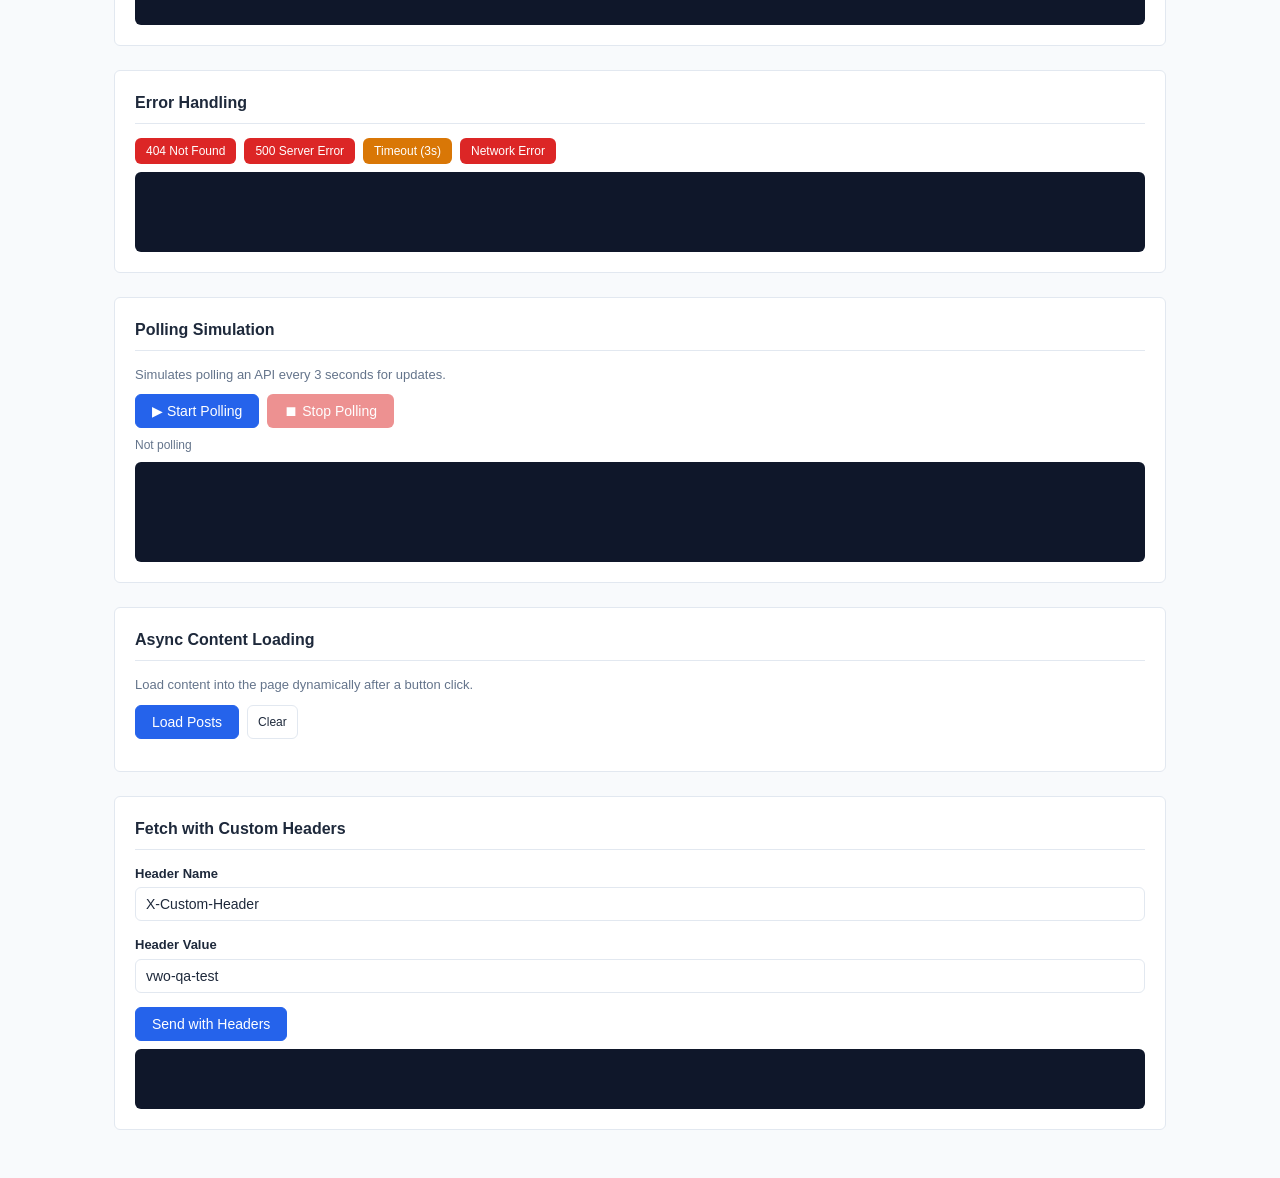
<file: ajax.html>
<!DOCTYPE html>
<html lang="en">

<head>
    <meta charset="UTF-8">
    <meta name="viewport" content="width=device-width, initial-scale=1.0">
    <title>VWO QA – AJAX</title>
    <script src="vwo-loader.js"></script>
    <link rel="stylesheet" href="styles.css">
</head>

<body>

    <nav class="site-nav">
        <span class="nav-brand">🧪 VWO QA Site</span>
        <a href="index.html" onclick="return preserveQueryParams(this)">Home</a>
        <a href="forms.html" onclick="return preserveQueryParams(this)">Forms</a>
        <a href="dynamic-forms.html" onclick="return preserveQueryParams(this)">Dynamic Forms</a>
        <a href="custom-elements.html" onclick="return preserveQueryParams(this)">Custom Elements</a>
        <a href="shadow-dom.html" onclick="return preserveQueryParams(this)">Shadow DOM</a>
        <a href="canvas.html" onclick="return preserveQueryParams(this)">Canvas</a>
        <a href="tables.html" onclick="return preserveQueryParams(this)">Tables</a>
        <a href="media.html" onclick="return preserveQueryParams(this)">Media</a>
        <a href="interactive.html" onclick="return preserveQueryParams(this)">Interactive</a>
        <a href="dom-events.html" onclick="return preserveQueryParams(this)">DOM Events</a>
        <a href="storage.html" onclick="return preserveQueryParams(this)">Storage</a>
        <a href="ajax.html" onclick="return preserveQueryParams(this)">AJAX</a>
        <a href="accessibility.html" onclick="return preserveQueryParams(this)">Accessibility</a>
    </nav>

    <div class="page-header">
        <h1>AJAX / Network Requests</h1>
        <p>Fetch API, XMLHttpRequest, loading states, error handling, abort controller, and polling.</p>
    </div>

    <main class="content">

        <!-- Fetch GET -->
        <div class="section">
            <h2>Fetch GET Request</h2>
            <div class="form-row">
                <div class="form-group" style="flex:2">
                    <label for="fetch-url">URL</label>
                    <input type="url" id="fetch-url" value="https://jsonplaceholder.typicode.com/posts/1"
                        data-testid="fetch-url">
                </div>
                <div class="form-group" style="flex:0;align-self:flex-end">
                    <button class="btn btn-primary" id="fetch-get-btn" onclick="doFetchGet()">Fetch GET</button>
                </div>
            </div>
            <div id="fetch-get-loading" style="display:none" class="alert alert-info">⏳ Loading…</div>
            <div class="output-box mt-8" id="fetch-get-result" style="min-height:80px"></div>
        </div>

        <!-- Fetch POST -->
        <div class="section">
            <h2>Fetch POST Request</h2>
            <div class="form-group">
                <label for="post-url">URL</label>
                <input type="url" id="post-url" value="https://jsonplaceholder.typicode.com/posts"
                    data-testid="post-url">
            </div>
            <div class="form-group">
                <label for="post-body">Request Body (JSON)</label>
                <textarea id="post-body" rows="5" data-testid="post-body">{
  "title": "VWO Test Post",
  "body": "This is a test post from the QA site",
  "userId": 1
}</textarea>
            </div>
            <div class="btn-group">
                <button class="btn btn-primary" id="fetch-post-btn" onclick="doFetchPost()">Fetch POST</button>
                <button class="btn btn-secondary btn-sm"
                    onclick="document.getElementById('fetch-post-result').textContent=''">Clear</button>
            </div>
            <div id="fetch-post-loading" style="display:none" class="alert alert-info mt-8">⏳ Posting…</div>
            <div class="output-box mt-8" id="fetch-post-result" style="min-height:80px"></div>
        </div>

        <!-- XMLHttpRequest -->
        <div class="section">
            <h2>XMLHttpRequest (XHR)</h2>
            <div class="form-row">
                <div class="form-group" style="flex:2">
                    <label for="xhr-url">URL</label>
                    <input type="url" id="xhr-url" value="https://jsonplaceholder.typicode.com/users/1"
                        data-testid="xhr-url">
                </div>
                <div class="form-group" style="flex:0;align-self:flex-end">
                    <button class="btn btn-primary" id="xhr-btn" onclick="doXHR()">Send XHR</button>
                </div>
            </div>
            <div class="progress-bar-wrap mt-8" style="display:none" id="xhr-progress-wrap">
                <div class="progress-bar-fill" id="xhr-progress-bar" style="width:0%"></div>
            </div>
            <div class="output-box mt-8" id="xhr-result" style="min-height:80px"></div>
        </div>

        <!-- Abort Controller -->
        <div class="section">
            <h2>Abort Controller</h2>
            <p class="text-sm text-muted" style="margin-bottom:10px">Start a slow request and abort it before it
                completes.</p>
            <div class="btn-group">
                <button class="btn btn-primary" id="abort-start-btn" onclick="startAbortable()">Start Slow
                    Request</button>
                <button class="btn btn-danger" id="abort-btn" onclick="abortRequest()" disabled>Abort Request</button>
            </div>
            <div class="output-box mt-8" id="abort-log" style="min-height:60px"></div>
        </div>

        <!-- Multiple Requests -->
        <div class="section">
            <h2>Parallel Requests (Promise.all)</h2>
            <p class="text-sm text-muted" style="margin-bottom:10px">Fire multiple requests simultaneously and wait for
                all to complete.</p>
            <div class="btn-group">
                <button class="btn btn-primary" id="parallel-btn" onclick="doParallel()">Fire 3 Parallel
                    Requests</button>
            </div>
            <div id="parallel-loading" style="display:none" class="alert alert-info mt-8">⏳ Waiting for all requests…
            </div>
            <div class="output-box mt-8" id="parallel-result" style="min-height:80px"></div>
        </div>

        <!-- Error Handling -->
        <div class="section">
            <h2>Error Handling</h2>
            <div class="btn-group">
                <button class="btn btn-danger btn-sm" id="err-404-btn" onclick="doErrorRequest(404)">404 Not
                    Found</button>
                <button class="btn btn-danger btn-sm" id="err-500-btn" onclick="doErrorRequest(500)">500 Server
                    Error</button>
                <button class="btn btn-warning btn-sm" id="err-timeout-btn" onclick="doTimeoutRequest()">Timeout
                    (3s)</button>
                <button class="btn btn-danger btn-sm" id="err-network-btn" onclick="doNetworkError()">Network
                    Error</button>
            </div>
            <div class="output-box mt-8" id="error-log" style="min-height:80px"></div>
        </div>

        <!-- Polling -->
        <div class="section">
            <h2>Polling Simulation</h2>
            <p class="text-sm text-muted" style="margin-bottom:10px">Simulates polling an API every 3 seconds for
                updates.</p>
            <div class="btn-group">
                <button class="btn btn-primary" id="poll-start-btn" onclick="startPolling()">▶ Start Polling</button>
                <button class="btn btn-danger" id="poll-stop-btn" onclick="stopPolling()" disabled>⏹ Stop
                    Polling</button>
            </div>
            <div id="poll-status" class="form-hint mt-8">Not polling</div>
            <div class="output-box mt-8" id="poll-log" style="min-height:100px"></div>
        </div>

        <!-- Async Content Loading -->
        <div class="section">
            <h2>Async Content Loading</h2>
            <p class="text-sm text-muted" style="margin-bottom:10px">Load content into the page dynamically after a
                button click.</p>
            <div class="btn-group">
                <button class="btn btn-primary" id="load-posts-btn" onclick="loadPosts()">Load Posts</button>
                <button class="btn btn-secondary btn-sm"
                    onclick="document.getElementById('async-content').innerHTML=''">Clear</button>
            </div>
            <div id="async-loading"
                style="display:none;text-align:center;padding:20px;color:var(--text-muted);font-size:14px">⏳ Loading
                posts…</div>
            <div id="async-content" style="margin-top:12px"></div>
        </div>

        <!-- Fetch with Headers -->
        <div class="section">
            <h2>Fetch with Custom Headers</h2>
            <div class="form-group">
                <label for="header-key">Header Name</label>
                <input type="text" id="header-key" value="X-Custom-Header" data-testid="header-key">
            </div>
            <div class="form-group">
                <label for="header-value">Header Value</label>
                <input type="text" id="header-value" value="vwo-qa-test" data-testid="header-value">
            </div>
            <div class="btn-group">
                <button class="btn btn-primary" id="fetch-headers-btn" onclick="doFetchWithHeaders()">Send with
                    Headers</button>
            </div>
            <div class="output-box mt-8" id="headers-log" style="min-height:60px"></div>
        </div>

    </main>

    <script src="main.js"></script>
    <script>
        // ===== Fetch GET =====
        async function doFetchGet() {
            const url = document.getElementById('fetch-url').value;
            const loading = document.getElementById('fetch-get-loading');
            const result = document.getElementById('fetch-get-result');
            loading.style.display = 'block'; result.textContent = '';
            try {
                const res = await fetch(url);
                const data = await res.json();
                loading.style.display = 'none';
                result.textContent = `Status: ${res.status} ${res.statusText}\n\n${JSON.stringify(data, null, 2)}`;
            } catch (err) {
                loading.style.display = 'none';
                result.textContent = 'Error: ' + err.message;
            }
        }

        // ===== Fetch POST =====
        async function doFetchPost() {
            const url = document.getElementById('post-url').value;
            const loading = document.getElementById('fetch-post-loading');
            const result = document.getElementById('fetch-post-result');
            loading.style.display = 'block';
            try {
                const body = JSON.parse(document.getElementById('post-body').value);
                const res = await fetch(url, {
                    method: 'POST',
                    headers: { 'Content-Type': 'application/json' },
                    body: JSON.stringify(body)
                });
                const data = await res.json();
                loading.style.display = 'none';
                result.textContent = `Status: ${res.status} ${res.statusText}\n\n${JSON.stringify(data, null, 2)}`;
            } catch (err) {
                loading.style.display = 'none';
                result.textContent = 'Error: ' + err.message;
            }
        }

        // ===== XHR =====
        function doXHR() {
            const url = document.getElementById('xhr-url').value;
            const result = document.getElementById('xhr-result');
            const progressWrap = document.getElementById('xhr-progress-wrap');
            const progressBar = document.getElementById('xhr-progress-bar');
            progressWrap.style.display = 'block'; progressBar.style.width = '0%';
            result.textContent = 'Sending XHR request…';
            const xhr = new XMLHttpRequest();
            xhr.open('GET', url, true);
            xhr.onprogress = e => {
                if (e.lengthComputable) progressBar.style.width = (e.loaded / e.total * 100) + '%';
                else progressBar.style.width = '50%';
            };
            xhr.onload = function () {
                progressBar.style.width = '100%';
                setTimeout(() => progressWrap.style.display = 'none', 500);
                try {
                    const data = JSON.parse(this.responseText);
                    result.textContent = `readyState: ${this.readyState} | Status: ${this.status}\n\n${JSON.stringify(data, null, 2)}`;
                } catch {
                    result.textContent = `Status: ${this.status}\n${this.responseText}`;
                }
            };
            xhr.onerror = () => { result.textContent = 'XHR network error'; progressWrap.style.display = 'none'; };
            xhr.send();
        }

        // ===== Abort Controller =====
        let abortController = null;
        function startAbortable() {
            abortController = new AbortController();
            document.getElementById('abort-start-btn').disabled = true;
            document.getElementById('abort-btn').disabled = false;
            logToBox('abort-log', 'Request started (will take ~5s)…', 'info');
            fetch('https://httpbin.org/delay/5', { signal: abortController.signal })
                .then(r => r.json())
                .then(data => {
                    logToBox('abort-log', 'Request completed: ' + JSON.stringify(data).slice(0, 100), 'success');
                    document.getElementById('abort-start-btn').disabled = false;
                    document.getElementById('abort-btn').disabled = true;
                })
                .catch(err => {
                    if (err.name === 'AbortError') logToBox('abort-log', '❌ Request aborted!', 'error');
                    else logToBox('abort-log', 'Error: ' + err.message, 'error');
                    document.getElementById('abort-start-btn').disabled = false;
                    document.getElementById('abort-btn').disabled = true;
                });
        }
        function abortRequest() {
            if (abortController) { abortController.abort(); logToBox('abort-log', 'Abort signal sent', 'info'); }
        }

        // ===== Parallel =====
        async function doParallel() {
            const loading = document.getElementById('parallel-loading');
            const result = document.getElementById('parallel-result');
            loading.style.display = 'block'; result.textContent = '';
            const urls = [
                'https://jsonplaceholder.typicode.com/posts/1',
                'https://jsonplaceholder.typicode.com/users/1',
                'https://jsonplaceholder.typicode.com/todos/1'
            ];
            try {
                const start = Date.now();
                const responses = await Promise.all(urls.map(u => fetch(u)));
                const data = await Promise.all(responses.map(r => r.json()));
                loading.style.display = 'none';
                result.textContent = `All 3 requests completed in ${Date.now() - start}ms\n\n${data.map((d, i) => `[${i + 1}] ${JSON.stringify(d).slice(0, 100)}…`).join('\n\n')}`;
            } catch (err) {
                loading.style.display = 'none';
                result.textContent = 'Error: ' + err.message;
            }
        }

        // ===== Error Handling =====
        async function doErrorRequest(status) {
            logToBox('error-log', `Fetching status ${status}…`, 'info');
            try {
                const res = await fetch(`https://httpbin.org/status/${status}`);
                if (!res.ok) throw new Error(`HTTP ${res.status}: ${res.statusText}`);
                logToBox('error-log', 'Success (unexpected)', 'success');
            } catch (err) {
                logToBox('error-log', `❌ Error: ${err.message}`, 'error');
            }
        }

        async function doTimeoutRequest() {
            logToBox('error-log', 'Starting request with 3s timeout…', 'info');
            const controller = new AbortController();
            const timeout = setTimeout(() => controller.abort(), 3000);
            try {
                await fetch('https://httpbin.org/delay/10', { signal: controller.signal });
                clearTimeout(timeout);
                logToBox('error-log', 'Completed (unexpected)', 'success');
            } catch (err) {
                clearTimeout(timeout);
                logToBox('error-log', err.name === 'AbortError' ? '⏱️ Request timed out after 3s' : `Error: ${err.message}`, 'error');
            }
        }

        async function doNetworkError() {
            logToBox('error-log', 'Attempting request to invalid host…', 'info');
            try {
                await fetch('https://this-host-does-not-exist-vwo-qa.xyz/api');
                logToBox('error-log', 'Success (unexpected)', 'success');
            } catch (err) {
                logToBox('error-log', `❌ Network Error: ${err.message}`, 'error');
            }
        }

        // ===== Polling =====
        let pollInterval = null, pollCount = 0;
        function startPolling() {
            if (pollInterval) return;
            document.getElementById('poll-start-btn').disabled = true;
            document.getElementById('poll-stop-btn').disabled = false;
            document.getElementById('poll-status').textContent = 'Polling every 3 seconds…';
            pollInterval = setInterval(async () => {
                pollCount++;
                const id = Math.floor(Math.random() * 100) + 1;
                try {
                    const res = await fetch(`https://jsonplaceholder.typicode.com/posts/${id}`);
                    const data = await res.json();
                    logToBox('poll-log', `Poll #${pollCount}: Got post "${data.title?.slice(0, 40)}…"`, 'success');
                } catch (err) {
                    logToBox('poll-log', `Poll #${pollCount}: Error – ${err.message}`, 'error');
                }
            }, 3000);
            logToBox('poll-log', 'Polling started', 'info');
        }
        function stopPolling() {
            clearInterval(pollInterval); pollInterval = null;
            document.getElementById('poll-start-btn').disabled = false;
            document.getElementById('poll-stop-btn').disabled = true;
            document.getElementById('poll-status').textContent = 'Polling stopped';
            logToBox('poll-log', 'Polling stopped', 'info');
        }

        // ===== Async Content Loading =====
        async function loadPosts() {
            const loading = document.getElementById('async-loading');
            const content = document.getElementById('async-content');
            loading.style.display = 'block'; content.innerHTML = '';
            try {
                const res = await fetch('https://jsonplaceholder.typicode.com/posts?_limit=5');
                const posts = await res.json();
                loading.style.display = 'none';
                content.innerHTML = posts.map(p => `
      <div class="card" style="margin-bottom:10px" id="post-${p.id}" data-testid="post-${p.id}">
        <h3 style="font-size:14px">${p.title}</h3>
        <p style="font-size:13px;color:var(--text-muted)">${p.body}</p>
        <span class="badge badge-primary" style="margin-top:6px">Post #${p.id}</span>
      </div>`).join('');
            } catch (err) {
                loading.style.display = 'none';
                content.innerHTML = `<div class="alert alert-danger">Error: ${err.message}</div>`;
            }
        }

        // ===== Fetch with Headers =====
        async function doFetchWithHeaders() {
            const key = document.getElementById('header-key').value;
            const value = document.getElementById('header-value').value;
            logToBox('headers-log', `Sending with header: ${key}: ${value}`, 'info');
            try {
                const res = await fetch('https://httpbin.org/headers', {
                    headers: {
                        'Content-Type': 'application/json',
                        'Accept': 'application/json',
                        [key]: value
                    }
                });
                const data = await res.json();
                logToBox('headers-log', `Response headers echoed:\n${JSON.stringify(data.headers, null, 2)}`, 'success');
            } catch (err) {
                logToBox('headers-log', 'Error: ' + err.message, 'error');
            }
        }
    </script>
</body>

</html>
</file>
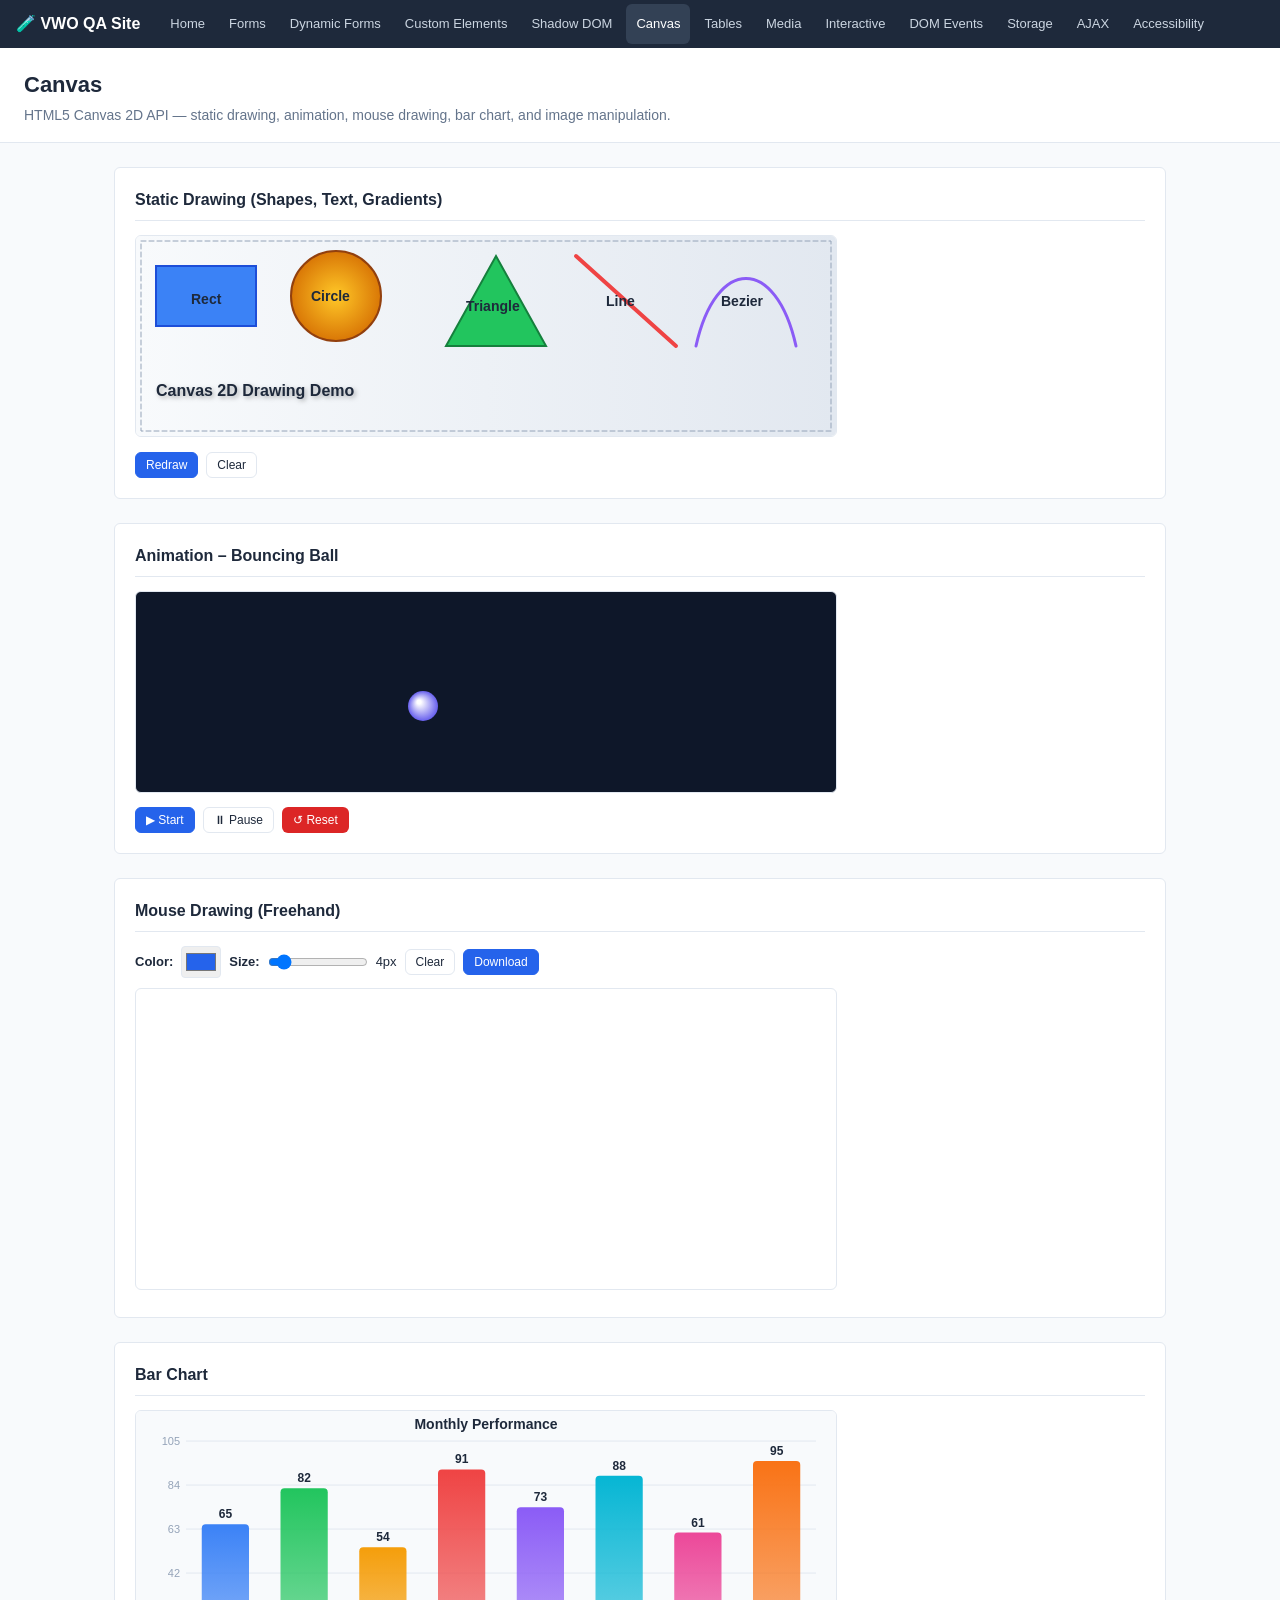
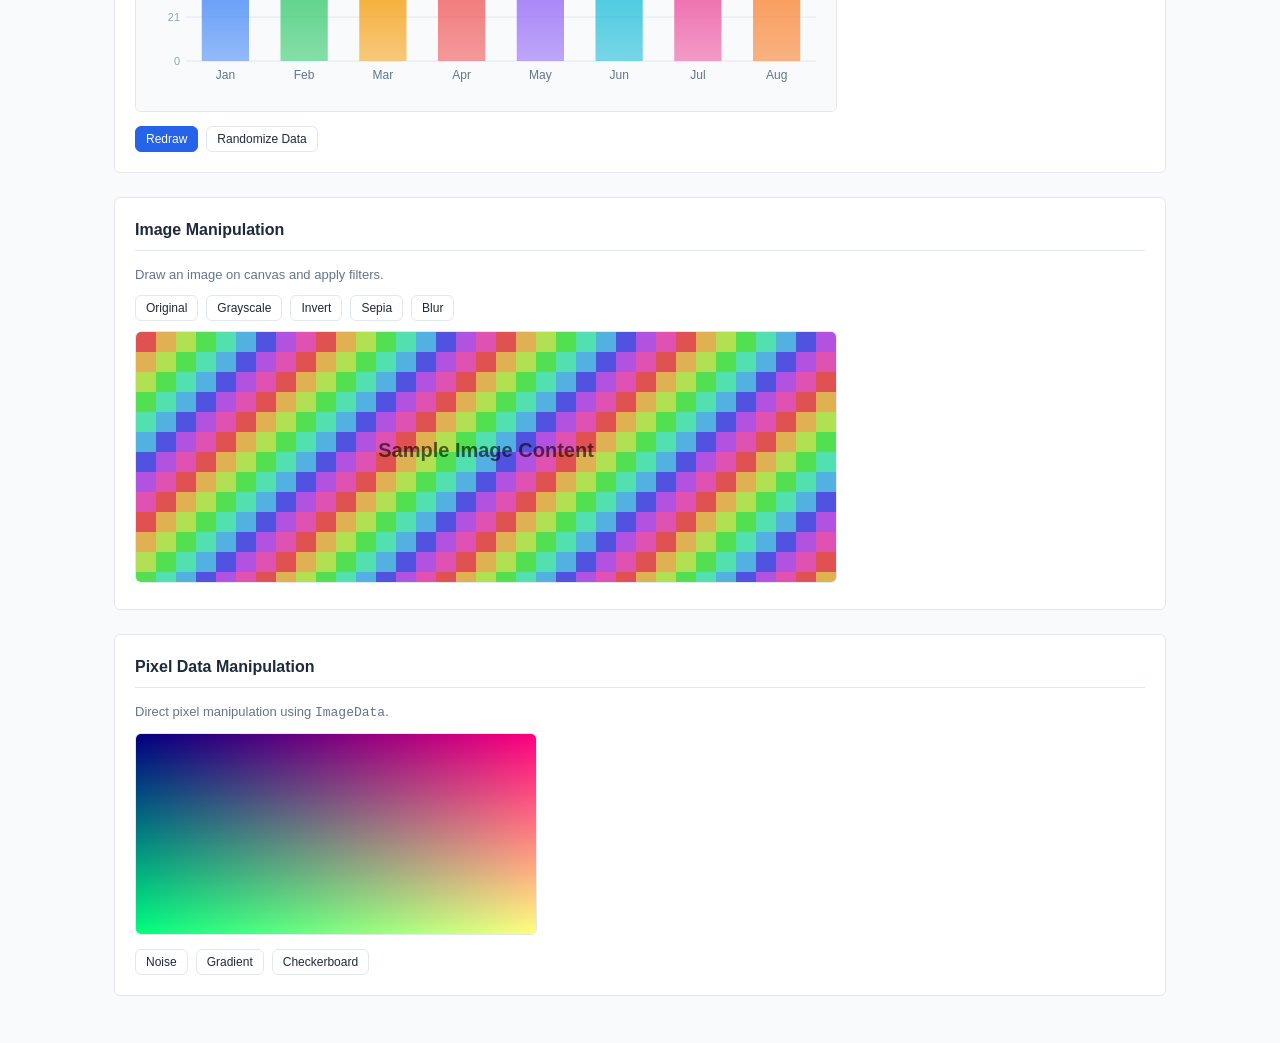
<file: canvas.html>
<!DOCTYPE html>
<html lang="en">

<head>
    <meta charset="UTF-8">
    <meta name="viewport" content="width=device-width, initial-scale=1.0">
    <title>VWO QA – Canvas</title>
    <script src="vwo-loader.js"></script>
    <link rel="stylesheet" href="styles.css">
</head>

<body>

    <nav class="site-nav">
        <span class="nav-brand">🧪 VWO QA Site</span>
        <a href="index.html" onclick="return preserveQueryParams(this)">Home</a>
        <a href="forms.html" onclick="return preserveQueryParams(this)">Forms</a>
        <a href="dynamic-forms.html" onclick="return preserveQueryParams(this)">Dynamic Forms</a>
        <a href="custom-elements.html" onclick="return preserveQueryParams(this)">Custom Elements</a>
        <a href="shadow-dom.html" onclick="return preserveQueryParams(this)">Shadow DOM</a>
        <a href="canvas.html" onclick="return preserveQueryParams(this)">Canvas</a>
        <a href="tables.html" onclick="return preserveQueryParams(this)">Tables</a>
        <a href="media.html" onclick="return preserveQueryParams(this)">Media</a>
        <a href="interactive.html" onclick="return preserveQueryParams(this)">Interactive</a>
        <a href="dom-events.html" onclick="return preserveQueryParams(this)">DOM Events</a>
        <a href="storage.html" onclick="return preserveQueryParams(this)">Storage</a>
        <a href="ajax.html" onclick="return preserveQueryParams(this)">AJAX</a>
        <a href="accessibility.html" onclick="return preserveQueryParams(this)">Accessibility</a>
    </nav>

    <div class="page-header">
        <h1>Canvas</h1>
        <p>HTML5 Canvas 2D API — static drawing, animation, mouse drawing, bar chart, and image manipulation.</p>
    </div>

    <main class="content">

        <!-- Static Drawing -->
        <div class="section">
            <h2>Static Drawing (Shapes, Text, Gradients)</h2>
            <canvas id="canvas-static" width="700" height="200"
                style="border:1px solid var(--border);border-radius:var(--radius);max-width:100%"
                data-testid="canvas-static"></canvas>
            <div class="btn-group mt-8">
                <button class="btn btn-primary btn-sm" onclick="drawStatic()">Redraw</button>
                <button class="btn btn-secondary btn-sm" onclick="clearCanvas('canvas-static')">Clear</button>
            </div>
        </div>

        <!-- Animated Canvas -->
        <div class="section">
            <h2>Animation – Bouncing Ball</h2>
            <canvas id="canvas-anim" width="700" height="200"
                style="border:1px solid var(--border);border-radius:var(--radius);max-width:100%;background:#0f172a"
                data-testid="canvas-anim"></canvas>
            <div class="btn-group mt-8">
                <button class="btn btn-primary btn-sm" id="anim-start-btn" onclick="startAnim()">▶ Start</button>
                <button class="btn btn-secondary btn-sm" id="anim-stop-btn" onclick="stopAnim()">⏸ Pause</button>
                <button class="btn btn-danger btn-sm" onclick="resetAnim()">↺ Reset</button>
            </div>
        </div>

        <!-- Mouse Drawing -->
        <div class="section">
            <h2>Mouse Drawing (Freehand)</h2>
            <div class="flex gap-8 flex-wrap items-center" style="margin-bottom:10px">
                <label style="font-size:13px;font-weight:600">Color:</label>
                <input type="color" id="draw-color" value="#2563eb"
                    style="width:40px;height:32px;padding:2px;border:1px solid var(--border);border-radius:4px">
                <label style="font-size:13px;font-weight:600">Size:</label>
                <input type="range" id="draw-size" min="1" max="30" value="4" style="width:100px">
                <span id="draw-size-val" style="font-size:13px">4px</span>
                <button class="btn btn-secondary btn-sm" onclick="clearCanvas('canvas-draw')">Clear</button>
                <button class="btn btn-primary btn-sm" onclick="downloadCanvas()">Download</button>
            </div>
            <canvas id="canvas-draw" width="700" height="300"
                style="border:1px solid var(--border);border-radius:var(--radius);cursor:crosshair;max-width:100%;background:#fff;touch-action:none"
                data-testid="canvas-draw"></canvas>
        </div>

        <!-- Bar Chart -->
        <div class="section">
            <h2>Bar Chart</h2>
            <canvas id="canvas-chart" width="700" height="300"
                style="border:1px solid var(--border);border-radius:var(--radius);max-width:100%"
                data-testid="canvas-chart"></canvas>
            <div class="btn-group mt-8">
                <button class="btn btn-primary btn-sm" onclick="drawChart()">Redraw</button>
                <button class="btn btn-secondary btn-sm" onclick="randomizeChart()">Randomize Data</button>
            </div>
        </div>

        <!-- Image Manipulation -->
        <div class="section">
            <h2>Image Manipulation</h2>
            <p class="text-sm text-muted" style="margin-bottom:10px">Draw an image on canvas and apply filters.</p>
            <div class="btn-group" style="margin-bottom:10px">
                <button class="btn btn-secondary btn-sm" onclick="applyFilter('none')">Original</button>
                <button class="btn btn-secondary btn-sm" onclick="applyFilter('grayscale')">Grayscale</button>
                <button class="btn btn-secondary btn-sm" onclick="applyFilter('invert')">Invert</button>
                <button class="btn btn-secondary btn-sm" onclick="applyFilter('sepia')">Sepia</button>
                <button class="btn btn-secondary btn-sm" onclick="applyFilter('blur')">Blur</button>
            </div>
            <canvas id="canvas-image" width="700" height="250"
                style="border:1px solid var(--border);border-radius:var(--radius);max-width:100%"
                data-testid="canvas-image"></canvas>
        </div>

        <!-- Pixel Manipulation -->
        <div class="section">
            <h2>Pixel Data Manipulation</h2>
            <p class="text-sm text-muted" style="margin-bottom:10px">Direct pixel manipulation using
                <code>ImageData</code>.
            </p>
            <canvas id="canvas-pixels" width="400" height="200"
                style="border:1px solid var(--border);border-radius:var(--radius)" data-testid="canvas-pixels"></canvas>
            <div class="btn-group mt-8">
                <button class="btn btn-secondary btn-sm" onclick="drawPixelNoise()">Noise</button>
                <button class="btn btn-secondary btn-sm" onclick="drawPixelGradient()">Gradient</button>
                <button class="btn btn-secondary btn-sm" onclick="drawCheckerboard()">Checkerboard</button>
            </div>
        </div>

    </main>

    <script src="main.js"></script>
    <script>
        // ===== Helpers =====
        function getCtx(id) { return document.getElementById(id).getContext('2d'); }
        function clearCanvas(id) {
            const c = document.getElementById(id);
            c.getContext('2d').clearRect(0, 0, c.width, c.height);
        }

        // ===== Static Drawing =====
        function drawStatic() {
            const canvas = document.getElementById('canvas-static');
            const ctx = getCtx('canvas-static');
            ctx.clearRect(0, 0, canvas.width, canvas.height);

            // Background gradient
            const bg = ctx.createLinearGradient(0, 0, canvas.width, 0);
            bg.addColorStop(0, '#f8fafc'); bg.addColorStop(1, '#e2e8f0');
            ctx.fillStyle = bg; ctx.fillRect(0, 0, canvas.width, canvas.height);

            // Rectangle
            ctx.fillStyle = '#3b82f6'; ctx.fillRect(20, 30, 100, 60);
            ctx.strokeStyle = '#1d4ed8'; ctx.lineWidth = 2; ctx.strokeRect(20, 30, 100, 60);

            // Circle
            ctx.beginPath(); ctx.arc(200, 60, 45, 0, Math.PI * 2);
            const radGrad = ctx.createRadialGradient(200, 60, 5, 200, 60, 45);
            radGrad.addColorStop(0, '#fbbf24'); radGrad.addColorStop(1, '#d97706');
            ctx.fillStyle = radGrad; ctx.fill();
            ctx.strokeStyle = '#92400e'; ctx.stroke();

            // Triangle
            ctx.beginPath(); ctx.moveTo(310, 110); ctx.lineTo(360, 20); ctx.lineTo(410, 110); ctx.closePath();
            ctx.fillStyle = '#22c55e'; ctx.fill(); ctx.strokeStyle = '#15803d'; ctx.stroke();

            // Line
            ctx.beginPath(); ctx.moveTo(440, 20); ctx.lineTo(540, 110);
            ctx.strokeStyle = '#ef4444'; ctx.lineWidth = 4; ctx.lineCap = 'round'; ctx.stroke();

            // Bezier curve
            ctx.beginPath(); ctx.moveTo(560, 110); ctx.bezierCurveTo(580, 20, 640, 20, 660, 110);
            ctx.strokeStyle = '#8b5cf6'; ctx.lineWidth = 3; ctx.stroke();

            // Text
            ctx.fillStyle = '#1e293b'; ctx.font = 'bold 14px Arial';
            ctx.fillText('Rect', 55, 68);
            ctx.fillText('Circle', 175, 65);
            ctx.fillText('Triangle', 330, 75);
            ctx.fillText('Line', 470, 70);
            ctx.fillText('Bezier', 585, 70);

            // Shadow text
            ctx.shadowColor = 'rgba(0,0,0,0.3)'; ctx.shadowBlur = 4; ctx.shadowOffsetX = 2; ctx.shadowOffsetY = 2;
            ctx.fillStyle = '#1e293b'; ctx.font = 'bold 16px Arial';
            ctx.fillText('Canvas 2D Drawing Demo', 20, 160);
            ctx.shadowColor = 'transparent';

            // Dashed border
            ctx.setLineDash([5, 3]); ctx.strokeStyle = '#94a3b8'; ctx.lineWidth = 1;
            ctx.strokeRect(5, 5, canvas.width - 10, canvas.height - 10);
            ctx.setLineDash([]);
        }
        drawStatic();

        // ===== Animation =====
        let animFrame, animRunning = false;
        const ball = { x: 50, y: 100, vx: 3, vy: 2, r: 15, color: '#60a5fa' };

        function drawAnimFrame() {
            const canvas = document.getElementById('canvas-anim');
            const ctx = canvas.getContext('2d');
            ctx.clearRect(0, 0, canvas.width, canvas.height);

            // Trail
            ctx.fillStyle = 'rgba(15,23,42,0.3)';
            ctx.fillRect(0, 0, canvas.width, canvas.height);

            // Ball
            ctx.beginPath(); ctx.arc(ball.x, ball.y, ball.r, 0, Math.PI * 2);
            const g = ctx.createRadialGradient(ball.x - 4, ball.y - 4, 2, ball.x, ball.y, ball.r);
            g.addColorStop(0, '#fff'); g.addColorStop(1, ball.color);
            ctx.fillStyle = g; ctx.fill();

            ball.x += ball.vx; ball.y += ball.vy;
            if (ball.x + ball.r > canvas.width || ball.x - ball.r < 0) { ball.vx *= -1; ball.color = `hsl(${Math.random() * 360},80%,65%)`; }
            if (ball.y + ball.r > canvas.height || ball.y - ball.r < 0) { ball.vy *= -1; ball.color = `hsl(${Math.random() * 360},80%,65%)`; }

            if (animRunning) animFrame = requestAnimationFrame(drawAnimFrame);
        }

        function startAnim() { if (!animRunning) { animRunning = true; drawAnimFrame(); } }
        function stopAnim() { animRunning = false; cancelAnimationFrame(animFrame); }
        function resetAnim() { stopAnim(); ball.x = 50; ball.y = 100; ball.vx = 3; ball.vy = 2; clearCanvas('canvas-anim'); }
        startAnim();

        // ===== Mouse Drawing =====
        const drawCanvas = document.getElementById('canvas-draw');
        const drawCtx = drawCanvas.getContext('2d');
        let drawing = false, lastX = 0, lastY = 0;

        function getPos(e) {
            const rect = drawCanvas.getBoundingClientRect();
            const scaleX = drawCanvas.width / rect.width;
            const scaleY = drawCanvas.height / rect.height;
            const clientX = e.touches ? e.touches[0].clientX : e.clientX;
            const clientY = e.touches ? e.touches[0].clientY : e.clientY;
            return { x: (clientX - rect.left) * scaleX, y: (clientY - rect.top) * scaleY };
        }

        drawCanvas.addEventListener('mousedown', e => { drawing = true; const p = getPos(e); lastX = p.x; lastY = p.y; });
        drawCanvas.addEventListener('touchstart', e => { e.preventDefault(); drawing = true; const p = getPos(e); lastX = p.x; lastY = p.y; });
        drawCanvas.addEventListener('mousemove', e => {
            if (!drawing) return;
            const p = getPos(e);
            drawCtx.beginPath();
            drawCtx.moveTo(lastX, lastY); drawCtx.lineTo(p.x, p.y);
            drawCtx.strokeStyle = document.getElementById('draw-color').value;
            drawCtx.lineWidth = document.getElementById('draw-size').value;
            drawCtx.lineCap = 'round'; drawCtx.lineJoin = 'round'; drawCtx.stroke();
            lastX = p.x; lastY = p.y;
        });
        drawCanvas.addEventListener('touchmove', e => { e.preventDefault(); drawCanvas.dispatchEvent(new MouseEvent('mousemove', { clientX: e.touches[0].clientX, clientY: e.touches[0].clientY })); });
        drawCanvas.addEventListener('mouseup', () => drawing = false);
        drawCanvas.addEventListener('touchend', () => drawing = false);
        drawCanvas.addEventListener('mouseleave', () => drawing = false);

        document.getElementById('draw-size').addEventListener('input', function () {
            document.getElementById('draw-size-val').textContent = this.value + 'px';
        });

        function downloadCanvas() {
            const link = document.createElement('a');
            link.download = 'drawing.png';
            link.href = drawCanvas.toDataURL();
            link.click();
        }

        // ===== Bar Chart =====
        let chartData = [
            { label: 'Jan', value: 65 }, { label: 'Feb', value: 82 }, { label: 'Mar', value: 54 },
            { label: 'Apr', value: 91 }, { label: 'May', value: 73 }, { label: 'Jun', value: 88 },
            { label: 'Jul', value: 61 }, { label: 'Aug', value: 95 }
        ];
        const chartColors = ['#3b82f6', '#22c55e', '#f59e0b', '#ef4444', '#8b5cf6', '#06b6d4', '#ec4899', '#f97316'];

        function drawChart() {
            const canvas = document.getElementById('canvas-chart');
            const ctx = canvas.getContext('2d');
            const W = canvas.width, H = canvas.height;
            const pad = { top: 30, right: 20, bottom: 50, left: 50 };
            const chartW = W - pad.left - pad.right;
            const chartH = H - pad.top - pad.bottom;
            const maxVal = Math.max(...chartData.map(d => d.value)) * 1.1;
            const barW = chartW / chartData.length * 0.6;
            const gap = chartW / chartData.length;

            ctx.clearRect(0, 0, W, H);

            // Background
            ctx.fillStyle = '#f8fafc'; ctx.fillRect(0, 0, W, H);

            // Grid lines
            ctx.strokeStyle = '#e2e8f0'; ctx.lineWidth = 1;
            for (let i = 0; i <= 5; i++) {
                const y = pad.top + chartH - (i / 5) * chartH;
                ctx.beginPath(); ctx.moveTo(pad.left, y); ctx.lineTo(W - pad.right, y); ctx.stroke();
                ctx.fillStyle = '#94a3b8'; ctx.font = '11px Arial'; ctx.textAlign = 'right';
                ctx.fillText(Math.round((i / 5) * maxVal), pad.left - 6, y + 4);
            }

            // Bars
            chartData.forEach((d, i) => {
                const x = pad.left + i * gap + (gap - barW) / 2;
                const barH = (d.value / maxVal) * chartH;
                const y = pad.top + chartH - barH;

                const grad = ctx.createLinearGradient(x, y, x, y + barH);
                grad.addColorStop(0, chartColors[i % chartColors.length]);
                grad.addColorStop(1, chartColors[i % chartColors.length] + '88');
                ctx.fillStyle = grad;
                ctx.beginPath();
                ctx.roundRect ? ctx.roundRect(x, y, barW, barH, [4, 4, 0, 0]) : ctx.rect(x, y, barW, barH);
                ctx.fill();

                // Value label
                ctx.fillStyle = '#1e293b'; ctx.font = 'bold 12px Arial'; ctx.textAlign = 'center';
                ctx.fillText(d.value, x + barW / 2, y - 6);

                // X label
                ctx.fillStyle = '#64748b'; ctx.font = '12px Arial';
                ctx.fillText(d.label, x + barW / 2, H - pad.bottom + 18);
            });

            // Title
            ctx.fillStyle = '#1e293b'; ctx.font = 'bold 14px Arial'; ctx.textAlign = 'center';
            ctx.fillText('Monthly Performance', W / 2, 18);
        }
        drawChart();

        function randomizeChart() {
            chartData = chartData.map(d => ({ ...d, value: Math.floor(Math.random() * 80) + 20 }));
            drawChart();
        }

        // ===== Image Manipulation =====
        function drawImageCanvas(filter) {
            const canvas = document.getElementById('canvas-image');
            const ctx = canvas.getContext('2d');
            ctx.clearRect(0, 0, canvas.width, canvas.height);

            // Draw a colorful pattern as "image"
            for (let x = 0; x < canvas.width; x += 20) {
                for (let y = 0; y < canvas.height; y += 20) {
                    ctx.fillStyle = `hsl(${(x + y) * 2 % 360}, 70%, 60%)`;
                    ctx.fillRect(x, y, 20, 20);
                }
            }

            // Add some text
            ctx.fillStyle = 'rgba(0,0,0,0.6)'; ctx.font = 'bold 20px Arial'; ctx.textAlign = 'center';
            ctx.fillText('Sample Image Content', canvas.width / 2, canvas.height / 2);

            if (filter !== 'none') {
                const imageData = ctx.getImageData(0, 0, canvas.width, canvas.height);
                const data = imageData.data;
                for (let i = 0; i < data.length; i += 4) {
                    const r = data[i], g = data[i + 1], b = data[i + 2];
                    if (filter === 'grayscale') {
                        const gray = 0.299 * r + 0.587 * g + 0.114 * b;
                        data[i] = data[i + 1] = data[i + 2] = gray;
                    } else if (filter === 'invert') {
                        data[i] = 255 - r; data[i + 1] = 255 - g; data[i + 2] = 255 - b;
                    } else if (filter === 'sepia') {
                        data[i] = Math.min(255, r * 0.393 + g * 0.769 + b * 0.189);
                        data[i + 1] = Math.min(255, r * 0.349 + g * 0.686 + b * 0.168);
                        data[i + 2] = Math.min(255, r * 0.272 + g * 0.534 + b * 0.131);
                    }
                }
                ctx.putImageData(imageData, 0, 0);
            }

            if (filter === 'blur') {
                ctx.filter = 'blur(4px)';
                const temp = ctx.getImageData(0, 0, canvas.width, canvas.height);
                ctx.clearRect(0, 0, canvas.width, canvas.height);
                ctx.putImageData(temp, 0, 0);
                ctx.filter = 'none';
            }
        }
        function applyFilter(f) { drawImageCanvas(f); }
        drawImageCanvas('none');

        // ===== Pixel Manipulation =====
        function drawPixelNoise() {
            const canvas = document.getElementById('canvas-pixels');
            const ctx = canvas.getContext('2d');
            const imgData = ctx.createImageData(canvas.width, canvas.height);
            for (let i = 0; i < imgData.data.length; i += 4) {
                const v = Math.random() * 255;
                imgData.data[i] = v; imgData.data[i + 1] = v; imgData.data[i + 2] = v; imgData.data[i + 3] = 255;
            }
            ctx.putImageData(imgData, 0, 0);
        }

        function drawPixelGradient() {
            const canvas = document.getElementById('canvas-pixels');
            const ctx = canvas.getContext('2d');
            const imgData = ctx.createImageData(canvas.width, canvas.height);
            for (let y = 0; y < canvas.height; y++) {
                for (let x = 0; x < canvas.width; x++) {
                    const i = (y * canvas.width + x) * 4;
                    imgData.data[i] = (x / canvas.width) * 255;
                    imgData.data[i + 1] = (y / canvas.height) * 255;
                    imgData.data[i + 2] = 128;
                    imgData.data[i + 3] = 255;
                }
            }
            ctx.putImageData(imgData, 0, 0);
        }

        function drawCheckerboard() {
            const canvas = document.getElementById('canvas-pixels');
            const ctx = canvas.getContext('2d');
            const size = 20;
            ctx.clearRect(0, 0, canvas.width, canvas.height);
            for (let y = 0; y < canvas.height; y += size) {
                for (let x = 0; x < canvas.width; x += size) {
                    ctx.fillStyle = ((x / size + y / size) % 2 === 0) ? '#1e293b' : '#f8fafc';
                    ctx.fillRect(x, y, size, size);
                }
            }
        }
        drawPixelGradient();
    </script>
</body>

</html>
</file>
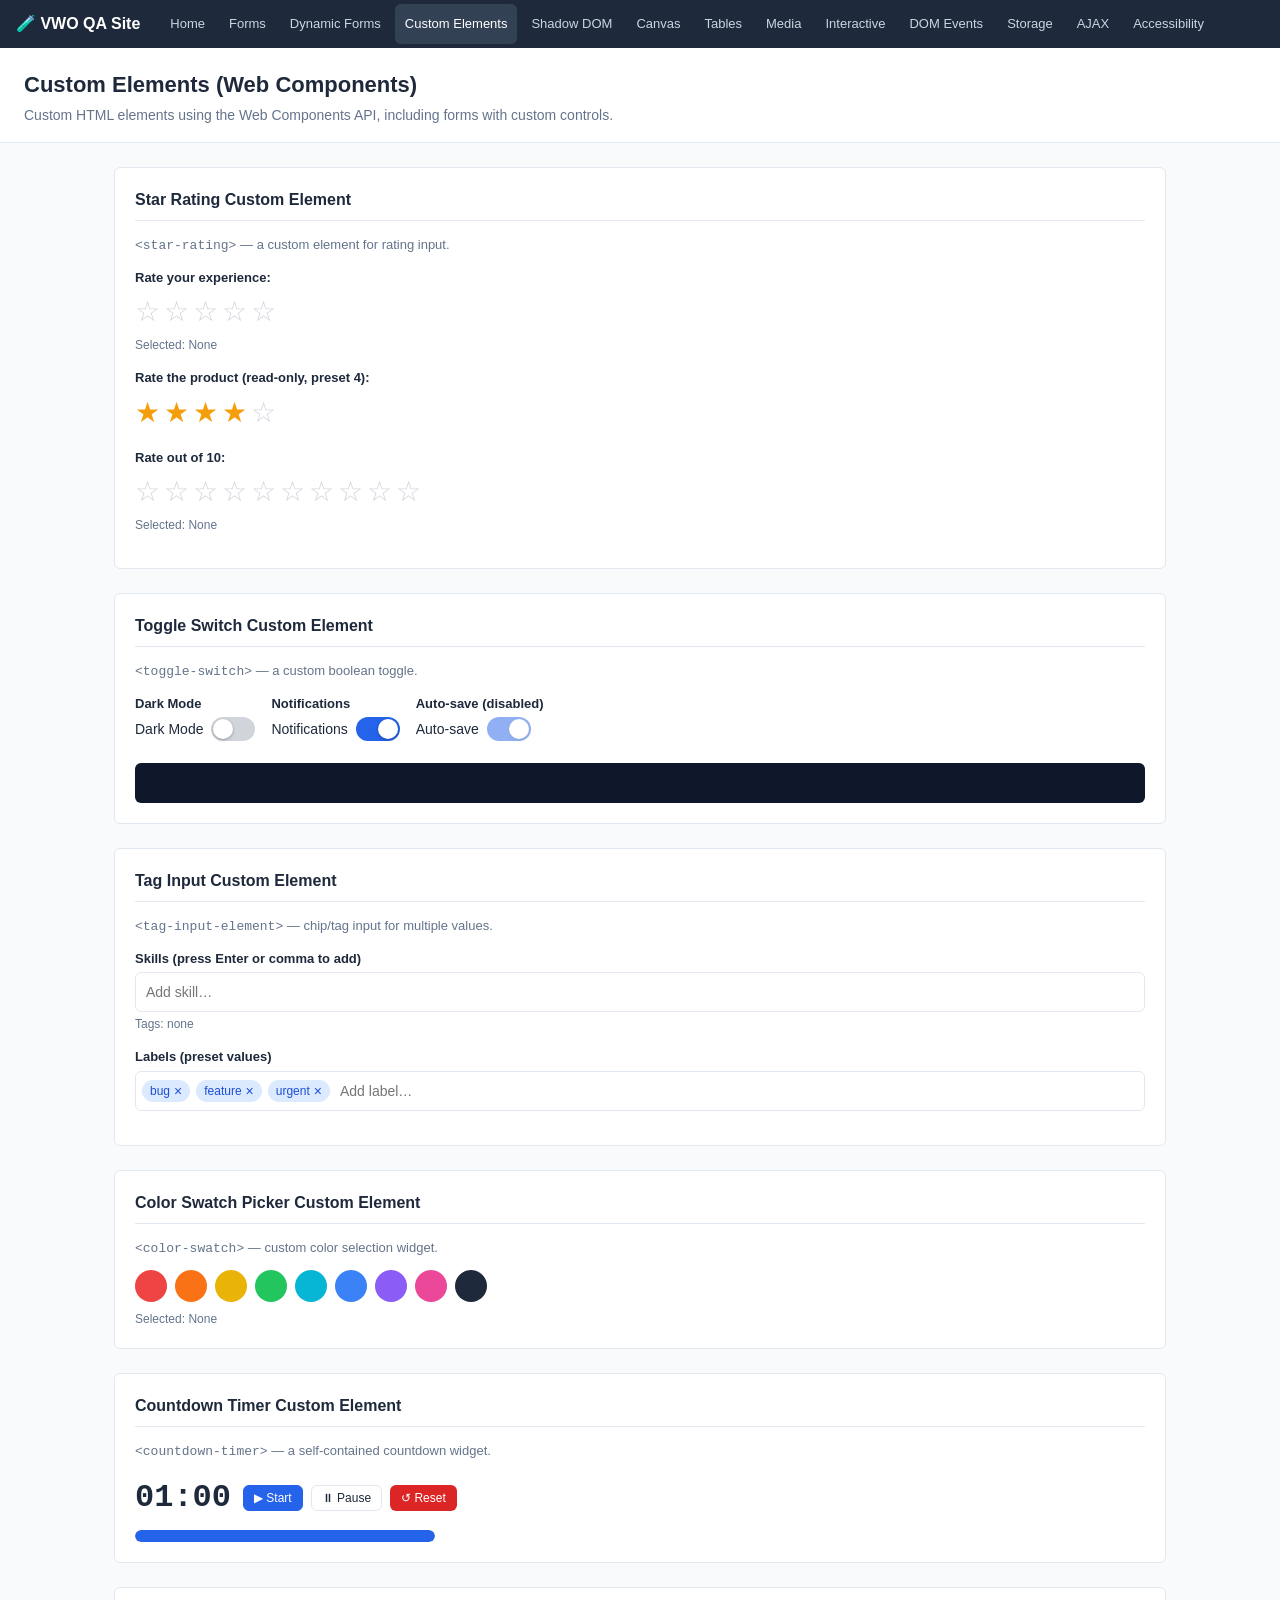
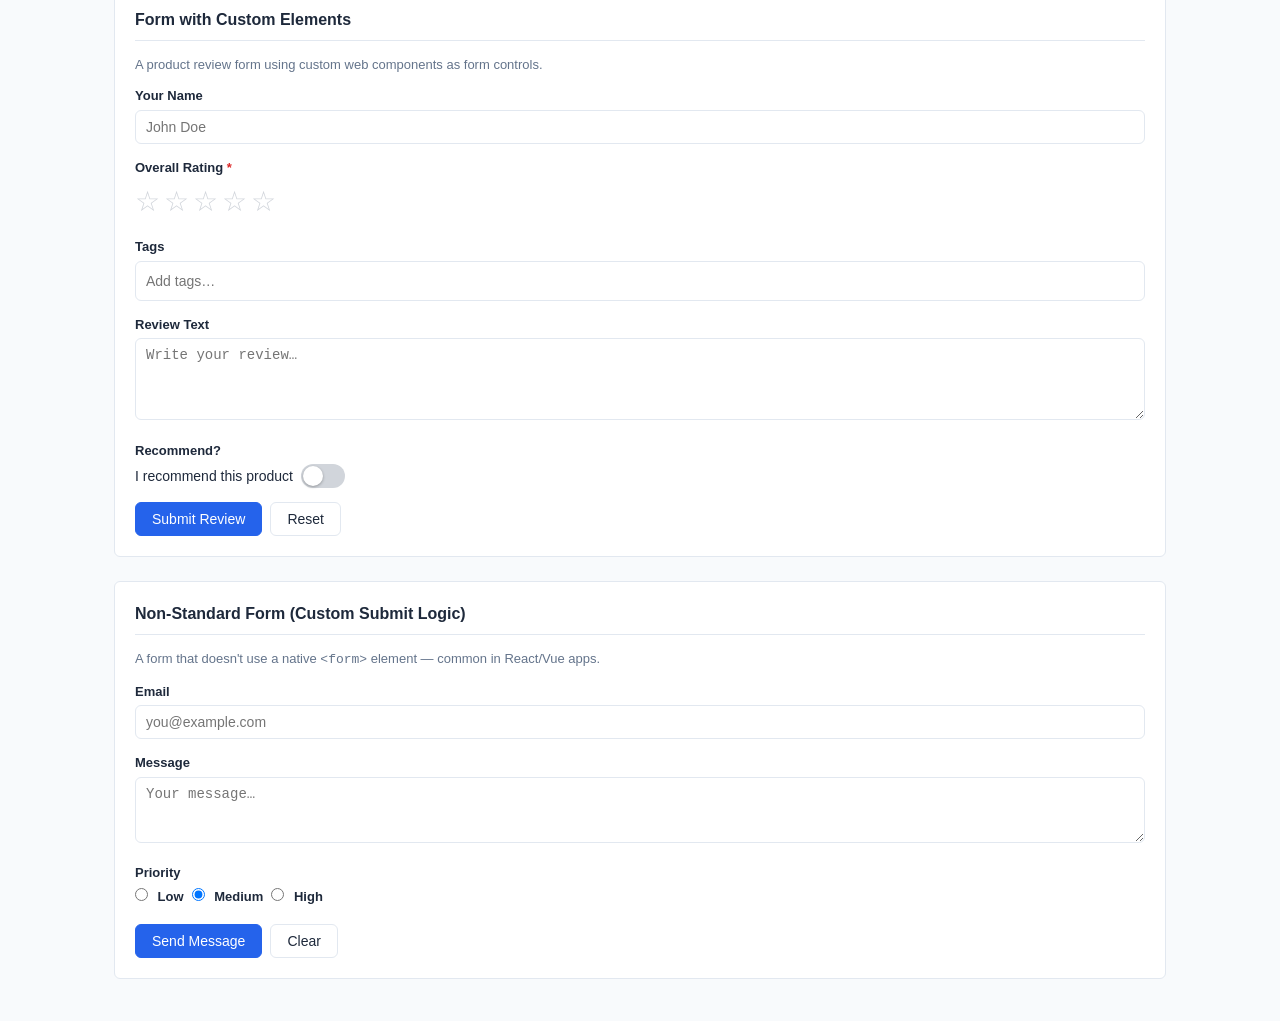
<file: custom-elements.html>
<!DOCTYPE html>
<html lang="en">

<head>
    <meta charset="UTF-8">
    <meta name="viewport" content="width=device-width, initial-scale=1.0">
    <title>VWO QA – Custom Elements</title>
    <script src="vwo-loader.js"></script>
    <link rel="stylesheet" href="styles.css">
</head>

<body>

    <nav class="site-nav">
        <span class="nav-brand">🧪 VWO QA Site</span>
        <a href="index.html" onclick="return preserveQueryParams(this)">Home</a>
        <a href="forms.html" onclick="return preserveQueryParams(this)">Forms</a>
        <a href="dynamic-forms.html" onclick="return preserveQueryParams(this)">Dynamic Forms</a>
        <a href="custom-elements.html" onclick="return preserveQueryParams(this)">Custom Elements</a>
        <a href="shadow-dom.html" onclick="return preserveQueryParams(this)">Shadow DOM</a>
        <a href="canvas.html" onclick="return preserveQueryParams(this)">Canvas</a>
        <a href="tables.html" onclick="return preserveQueryParams(this)">Tables</a>
        <a href="media.html" onclick="return preserveQueryParams(this)">Media</a>
        <a href="interactive.html" onclick="return preserveQueryParams(this)">Interactive</a>
        <a href="dom-events.html" onclick="return preserveQueryParams(this)">DOM Events</a>
        <a href="storage.html" onclick="return preserveQueryParams(this)">Storage</a>
        <a href="ajax.html" onclick="return preserveQueryParams(this)">AJAX</a>
        <a href="accessibility.html" onclick="return preserveQueryParams(this)">Accessibility</a>
    </nav>

    <div class="page-header">
        <h1>Custom Elements (Web Components)</h1>
        <p>Custom HTML elements using the Web Components API, including forms with custom controls.</p>
    </div>

    <main class="content">

        <!-- Star Rating -->
        <div class="section">
            <h2>Star Rating Custom Element</h2>
            <p class="text-sm text-muted" style="margin-bottom:12px"><code>&lt;star-rating&gt;</code> — a custom element
                for rating input.</p>
            <div class="form-group">
                <label>Rate your experience:</label>
                <star-rating id="rating-1" value="0" max="5" data-testid="star-rating-1"></star-rating>
                <div class="form-hint">Selected: <span id="rating-1-val">None</span></div>
            </div>
            <div class="form-group">
                <label>Rate the product (read-only, preset 4):</label>
                <star-rating id="rating-2" value="4" max="5" readonly data-testid="star-rating-2"></star-rating>
            </div>
            <div class="form-group">
                <label>Rate out of 10:</label>
                <star-rating id="rating-3" value="0" max="10" data-testid="star-rating-3"></star-rating>
                <div class="form-hint">Selected: <span id="rating-3-val">None</span></div>
            </div>
        </div>

        <!-- Toggle Switch -->
        <div class="section">
            <h2>Toggle Switch Custom Element</h2>
            <p class="text-sm text-muted" style="margin-bottom:12px"><code>&lt;toggle-switch&gt;</code> — a custom
                boolean toggle.</p>
            <div class="flex gap-16 flex-wrap">
                <div class="form-group">
                    <label>Dark Mode</label>
                    <toggle-switch id="toggle-darkmode" label="Dark Mode" checked="false"
                        data-testid="toggle-darkmode"></toggle-switch>
                </div>
                <div class="form-group">
                    <label>Notifications</label>
                    <toggle-switch id="toggle-notif" label="Notifications" checked="true"
                        data-testid="toggle-notif"></toggle-switch>
                </div>
                <div class="form-group">
                    <label>Auto-save (disabled)</label>
                    <toggle-switch id="toggle-autosave" label="Auto-save" checked="true" disabled
                        data-testid="toggle-autosave"></toggle-switch>
                </div>
            </div>
            <div id="toggle-log" class="output-box mt-8" style="min-height:40px"></div>
        </div>

        <!-- Tag Input -->
        <div class="section">
            <h2>Tag Input Custom Element</h2>
            <p class="text-sm text-muted" style="margin-bottom:12px"><code>&lt;tag-input-element&gt;</code> — chip/tag
                input for multiple values.</p>
            <div class="form-group">
                <label>Skills (press Enter or comma to add)</label>
                <tag-input-element id="tag-skills" placeholder="Add skill…"
                    data-testid="tag-skills"></tag-input-element>
                <div class="form-hint">Tags: <span id="tag-skills-val">none</span></div>
            </div>
            <div class="form-group">
                <label>Labels (preset values)</label>
                <tag-input-element id="tag-labels" placeholder="Add label…" initial-tags="bug,feature,urgent"
                    data-testid="tag-labels"></tag-input-element>
            </div>
        </div>

        <!-- Color Swatch Picker -->
        <div class="section">
            <h2>Color Swatch Picker Custom Element</h2>
            <p class="text-sm text-muted" style="margin-bottom:12px"><code>&lt;color-swatch&gt;</code> — custom color
                selection widget.</p>
            <color-swatch id="color-picker-1" data-testid="color-swatch-1"></color-swatch>
            <div class="form-hint mt-8">Selected: <span id="color-swatch-val">None</span></div>
        </div>

        <!-- Countdown Timer -->
        <div class="section">
            <h2>Countdown Timer Custom Element</h2>
            <p class="text-sm text-muted" style="margin-bottom:12px"><code>&lt;countdown-timer&gt;</code> — a
                self-contained countdown widget.</p>
            <countdown-timer id="timer-1" seconds="60" data-testid="countdown-timer-1"></countdown-timer>
        </div>

        <!-- Form with Custom Elements -->
        <div class="section">
            <h2>Form with Custom Elements</h2>
            <p class="text-sm text-muted" style="margin-bottom:12px">A product review form using custom web components
                as form controls.</p>
            <form id="custom-form" novalidate>
                <div class="form-group">
                    <label for="review-name">Your Name</label>
                    <input type="text" id="review-name" name="name" required placeholder="John Doe"
                        data-testid="review-name">
                </div>
                <div class="form-group">
                    <label>Overall Rating <span style="color:var(--danger)">*</span></label>
                    <star-rating id="review-rating" name="rating" value="0" max="5"
                        data-testid="review-rating"></star-rating>
                    <input type="hidden" id="review-rating-hidden" name="rating" value="0">
                    <span class="form-error" id="err-review-rating" style="display:none">Please select a rating.</span>
                </div>
                <div class="form-group">
                    <label>Tags</label>
                    <tag-input-element id="review-tags" name="tags" placeholder="Add tags…"
                        data-testid="review-tags"></tag-input-element>
                </div>
                <div class="form-group">
                    <label for="review-text">Review Text</label>
                    <textarea id="review-text" name="review" rows="4" placeholder="Write your review…"
                        data-testid="review-text"></textarea>
                </div>
                <div class="form-group">
                    <label>Recommend?</label>
                    <toggle-switch id="review-recommend" name="recommend" label="I recommend this product"
                        checked="false" data-testid="review-recommend"></toggle-switch>
                </div>
                <div class="btn-group">
                    <button type="submit" class="btn btn-primary" id="custom-form-submit">Submit Review</button>
                    <button type="reset" class="btn btn-secondary">Reset</button>
                </div>
                <div id="custom-form-result" class="output-box mt-8" style="display:none"></div>
            </form>
        </div>

        <!-- Non-standard Form -->
        <div class="section">
            <h2>Non-Standard Form (Custom Submit Logic)</h2>
            <p class="text-sm text-muted" style="margin-bottom:12px">A form that doesn't use a native
                <code>&lt;form&gt;</code> element — common in React/Vue apps.
            </p>
            <div id="non-standard-form" role="form" aria-label="Non-standard form">
                <div class="form-group">
                    <label for="ns-email">Email</label>
                    <input type="email" id="ns-email" placeholder="you@example.com" data-testid="ns-email">
                </div>
                <div class="form-group">
                    <label for="ns-message">Message</label>
                    <textarea id="ns-message" rows="3" placeholder="Your message…" data-testid="ns-message"></textarea>
                </div>
                <div class="form-group">
                    <label>Priority</label>
                    <div class="flex gap-8">
                        <label><input type="radio" name="ns-priority" value="low" id="ns-low"
                                data-testid="ns-priority-low"> Low</label>
                        <label><input type="radio" name="ns-priority" value="medium" id="ns-medium" checked
                                data-testid="ns-priority-medium"> Medium</label>
                        <label><input type="radio" name="ns-priority" value="high" id="ns-high"
                                data-testid="ns-priority-high"> High</label>
                    </div>
                </div>
                <div class="btn-group">
                    <button type="button" class="btn btn-primary" id="ns-submit-btn" onclick="submitNonStandard()">Send
                        Message</button>
                    <button type="button" class="btn btn-secondary" onclick="clearNonStandard()">Clear</button>
                </div>
                <div id="ns-result" class="output-box mt-8" style="display:none"></div>
            </div>
        </div>

    </main>

    <script src="main.js"></script>
    <script>
        // ===== Star Rating Web Component =====
        class StarRating extends HTMLElement {
            constructor() {
                super();
                this._value = 0;
                this._max = 5;
                this._readonly = false;
            }
            connectedCallback() {
                this._value = parseInt(this.getAttribute('value') || 0);
                this._max = parseInt(this.getAttribute('max') || 5);
                this._readonly = this.hasAttribute('readonly');
                this.render();
            }
            render() {
                this.innerHTML = '';
                for (let i = 1; i <= this._max; i++) {
                    const star = document.createElement('span');
                    star.textContent = i <= this._value ? '★' : '☆';
                    star.style.color = i <= this._value ? '#f59e0b' : '#d1d5db';
                    star.style.cursor = this._readonly ? 'default' : 'pointer';
                    star.dataset.val = i;
                    if (!this._readonly) {
                        star.addEventListener('click', () => this.setValue(i));
                        star.addEventListener('mouseenter', () => this.highlight(i));
                        star.addEventListener('mouseleave', () => this.render());
                    }
                    this.appendChild(star);
                }
            }
            highlight(n) {
                [...this.children].forEach((s, i) => {
                    s.textContent = i < n ? '★' : '☆';
                    s.style.color = i < n ? '#f59e0b' : '#d1d5db';
                });
            }
            setValue(n) {
                this._value = n;
                this.setAttribute('value', n);
                this.render();
                this.dispatchEvent(new CustomEvent('change', { detail: { value: n }, bubbles: true }));
            }
            get value() { return this._value; }
        }
        customElements.define('star-rating', StarRating);

        // ===== Toggle Switch Web Component =====
        class ToggleSwitch extends HTMLElement {
            constructor() {
                super();
                this._checked = false;
                this._disabled = false;
            }
            connectedCallback() {
                this._checked = this.getAttribute('checked') === 'true';
                this._disabled = this.hasAttribute('disabled');
                this.render();
            }
            render() {
                const label = this.getAttribute('label') || '';
                this.innerHTML = `
      <span style="font-size:14px">${label}</span>
      <div class="ts-track" style="
        width:44px;height:24px;border-radius:12px;
        background:${this._checked ? 'var(--primary)' : '#d1d5db'};
        position:relative;cursor:${this._disabled ? 'not-allowed' : 'pointer'};
        transition:background 0.2s;opacity:${this._disabled ? '0.5' : '1'}
      ">
        <div style="
          width:20px;height:20px;border-radius:50%;background:#fff;
          position:absolute;top:2px;
          left:${this._checked ? '22px' : '2px'};
          transition:left 0.2s;box-shadow:0 1px 3px rgba(0,0,0,0.3)
        "></div>
      </div>`;
                if (!this._disabled) {
                    this.querySelector('.ts-track').addEventListener('click', () => {
                        this._checked = !this._checked;
                        this.setAttribute('checked', this._checked);
                        this.render();
                        this.dispatchEvent(new CustomEvent('change', { detail: { checked: this._checked }, bubbles: true }));
                    });
                }
            }
            get checked() { return this._checked; }
        }
        customElements.define('toggle-switch', ToggleSwitch);

        // ===== Tag Input Web Component =====
        class TagInputElement extends HTMLElement {
            constructor() {
                super();
                this._tags = [];
            }
            connectedCallback() {
                const initial = this.getAttribute('initial-tags');
                if (initial) this._tags = initial.split(',').map(t => t.trim()).filter(Boolean);
                this.render();
            }
            render() {
                const placeholder = this.getAttribute('placeholder') || 'Add tag…';
                this.innerHTML = `
      <div style="display:flex;flex-wrap:wrap;gap:6px;padding:6px;border:1px solid var(--border);border-radius:var(--radius);min-height:40px;align-items:center;background:var(--surface)">
        ${this._tags.map((t, i) => `
          <span style="background:#dbeafe;color:#1d4ed8;padding:2px 8px;border-radius:99px;font-size:12px;display:flex;align-items:center;gap:4px">
            ${t}
            <button type="button" data-idx="${i}" style="background:none;border:none;cursor:pointer;color:#1d4ed8;font-size:14px;line-height:1;padding:0">×</button>
          </span>`).join('')}
        <input type="text" placeholder="${placeholder}" style="border:none;outline:none;font-size:14px;flex:1;min-width:100px;padding:2px 4px">
      </div>`;
                this.querySelector('input').addEventListener('keydown', e => {
                    if (e.key === 'Enter' || e.key === ',') {
                        e.preventDefault();
                        const val = e.target.value.trim().replace(/,$/, '');
                        if (val && !this._tags.includes(val)) {
                            this._tags.push(val);
                            this.render();
                            this.dispatchEvent(new CustomEvent('change', { detail: { tags: this._tags }, bubbles: true }));
                        }
                    } else if (e.key === 'Backspace' && !e.target.value && this._tags.length) {
                        this._tags.pop();
                        this.render();
                    }
                });
                this.querySelectorAll('[data-idx]').forEach(btn => {
                    btn.addEventListener('click', () => {
                        this._tags.splice(parseInt(btn.dataset.idx), 1);
                        this.render();
                        this.dispatchEvent(new CustomEvent('change', { detail: { tags: this._tags }, bubbles: true }));
                    });
                });
            }
            get tags() { return this._tags; }
        }
        customElements.define('tag-input-element', TagInputElement);

        // ===== Color Swatch Web Component =====
        class ColorSwatch extends HTMLElement {
            connectedCallback() {
                const colors = ['#ef4444', '#f97316', '#eab308', '#22c55e', '#06b6d4', '#3b82f6', '#8b5cf6', '#ec4899', '#1e293b', '#ffffff'];
                this._selected = null;
                this.innerHTML = `<div style="display:flex;gap:8px;flex-wrap:wrap">
      ${colors.map(c => `<div data-color="${c}" style="width:32px;height:32px;border-radius:50%;background:${c};cursor:pointer;border:2px solid transparent;transition:transform 0.1s" title="${c}"></div>`).join('')}
    </div>`;
                this.querySelectorAll('[data-color]').forEach(el => {
                    el.addEventListener('click', () => {
                        this.querySelectorAll('[data-color]').forEach(e => e.style.border = '2px solid transparent');
                        el.style.border = '2px solid var(--text)';
                        el.style.transform = 'scale(1.2)';
                        this._selected = el.dataset.color;
                        document.getElementById('color-swatch-val').textContent = this._selected;
                        this.dispatchEvent(new CustomEvent('change', { detail: { color: this._selected }, bubbles: true }));
                    });
                });
            }
        }
        customElements.define('color-swatch', ColorSwatch);

        // ===== Countdown Timer Web Component =====
        class CountdownTimer extends HTMLElement {
            connectedCallback() {
                this._seconds = parseInt(this.getAttribute('seconds') || 60);
                this._remaining = this._seconds;
                this._running = false;
                this.render();
            }
            render() {
                const m = Math.floor(this._remaining / 60).toString().padStart(2, '0');
                const s = (this._remaining % 60).toString().padStart(2, '0');
                this.innerHTML = `
      <div style="display:flex;align-items:center;gap:12px">
        <div style="font-size:32px;font-family:monospace;font-weight:bold;color:${this._remaining <= 10 ? 'var(--danger)' : 'var(--text)'}">${m}:${s}</div>
        <div class="btn-group" style="margin:0">
          <button class="btn btn-primary btn-sm" id="ct-start">▶ Start</button>
          <button class="btn btn-secondary btn-sm" id="ct-pause">⏸ Pause</button>
          <button class="btn btn-danger btn-sm" id="ct-reset">↺ Reset</button>
        </div>
      </div>
      <div class="progress-bar-wrap mt-8" style="max-width:300px">
        <div class="progress-bar-fill" style="width:${(this._remaining / this._seconds) * 100}%"></div>
      </div>`;
                this.querySelector('#ct-start').addEventListener('click', () => this.start());
                this.querySelector('#ct-pause').addEventListener('click', () => this.pause());
                this.querySelector('#ct-reset').addEventListener('click', () => this.reset());
            }
            start() {
                if (this._running || this._remaining <= 0) return;
                this._running = true;
                this._interval = setInterval(() => {
                    this._remaining--;
                    this.render();
                    if (this._remaining <= 0) { clearInterval(this._interval); this._running = false; this.dispatchEvent(new CustomEvent('complete', { bubbles: true })); }
                }, 1000);
            }
            pause() { clearInterval(this._interval); this._running = false; }
            reset() { this.pause(); this._remaining = this._seconds; this.render(); }
        }
        customElements.define('countdown-timer', CountdownTimer);

        // ===== Event listeners =====
        document.getElementById('rating-1').addEventListener('change', e => {
            document.getElementById('rating-1-val').textContent = e.detail.value + ' / 5';
        });
        document.getElementById('rating-3').addEventListener('change', e => {
            document.getElementById('rating-3-val').textContent = e.detail.value + ' / 10';
        });

        document.querySelectorAll('toggle-switch').forEach(t => {
            t.addEventListener('change', e => {
                logToBox('toggle-log', `Toggle "${t.getAttribute('label')}" changed to: ${e.detail.checked}`, 'info');
            });
        });

        document.getElementById('tag-skills').addEventListener('change', e => {
            document.getElementById('tag-skills-val').textContent = e.detail.tags.join(', ') || 'none';
        });

        // Review rating sync
        document.getElementById('review-rating').addEventListener('change', e => {
            document.getElementById('review-rating-hidden').value = e.detail.value;
        });

        // Custom form submit
        document.getElementById('custom-form').addEventListener('submit', function (e) {
            e.preventDefault();
            const rating = parseInt(document.getElementById('review-rating-hidden').value);
            if (!rating) {
                document.getElementById('err-review-rating').style.display = 'block';
                return;
            }
            document.getElementById('err-review-rating').style.display = 'none';
            const data = {
                name: document.getElementById('review-name').value,
                rating,
                tags: document.getElementById('review-tags').tags,
                review: document.getElementById('review-text').value,
                recommend: document.getElementById('review-recommend').checked
            };
            const res = document.getElementById('custom-form-result');
            res.style.display = 'block';
            res.textContent = JSON.stringify(data, null, 2);
        });

        // Non-standard form
        function submitNonStandard() {
            const data = {
                email: document.getElementById('ns-email').value,
                message: document.getElementById('ns-message').value,
                priority: document.querySelector('input[name="ns-priority"]:checked')?.value
            };
            const res = document.getElementById('ns-result');
            res.style.display = 'block';
            res.textContent = JSON.stringify(data, null, 2);
        }
        function clearNonStandard() {
            document.getElementById('ns-email').value = '';
            document.getElementById('ns-message').value = '';
            document.getElementById('ns-result').style.display = 'none';
        }
    </script>
</body>

</html>
</file>
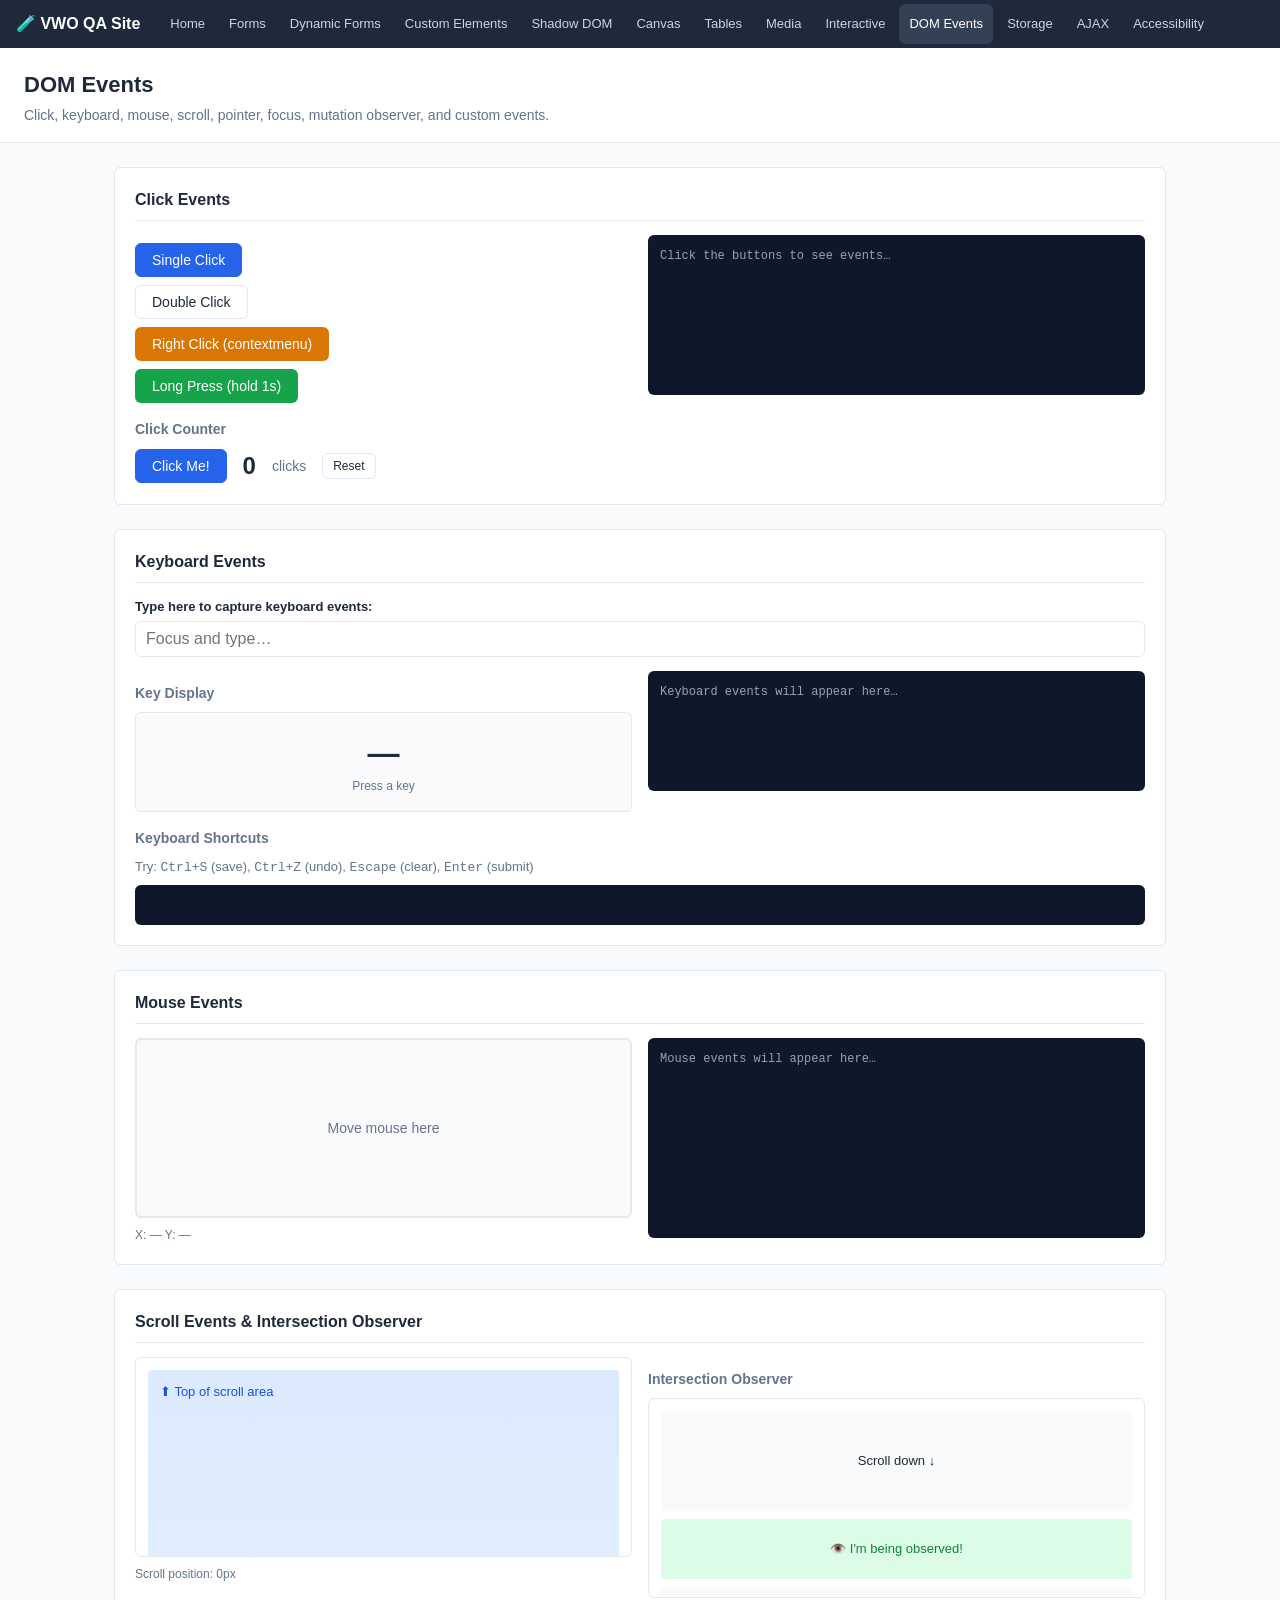
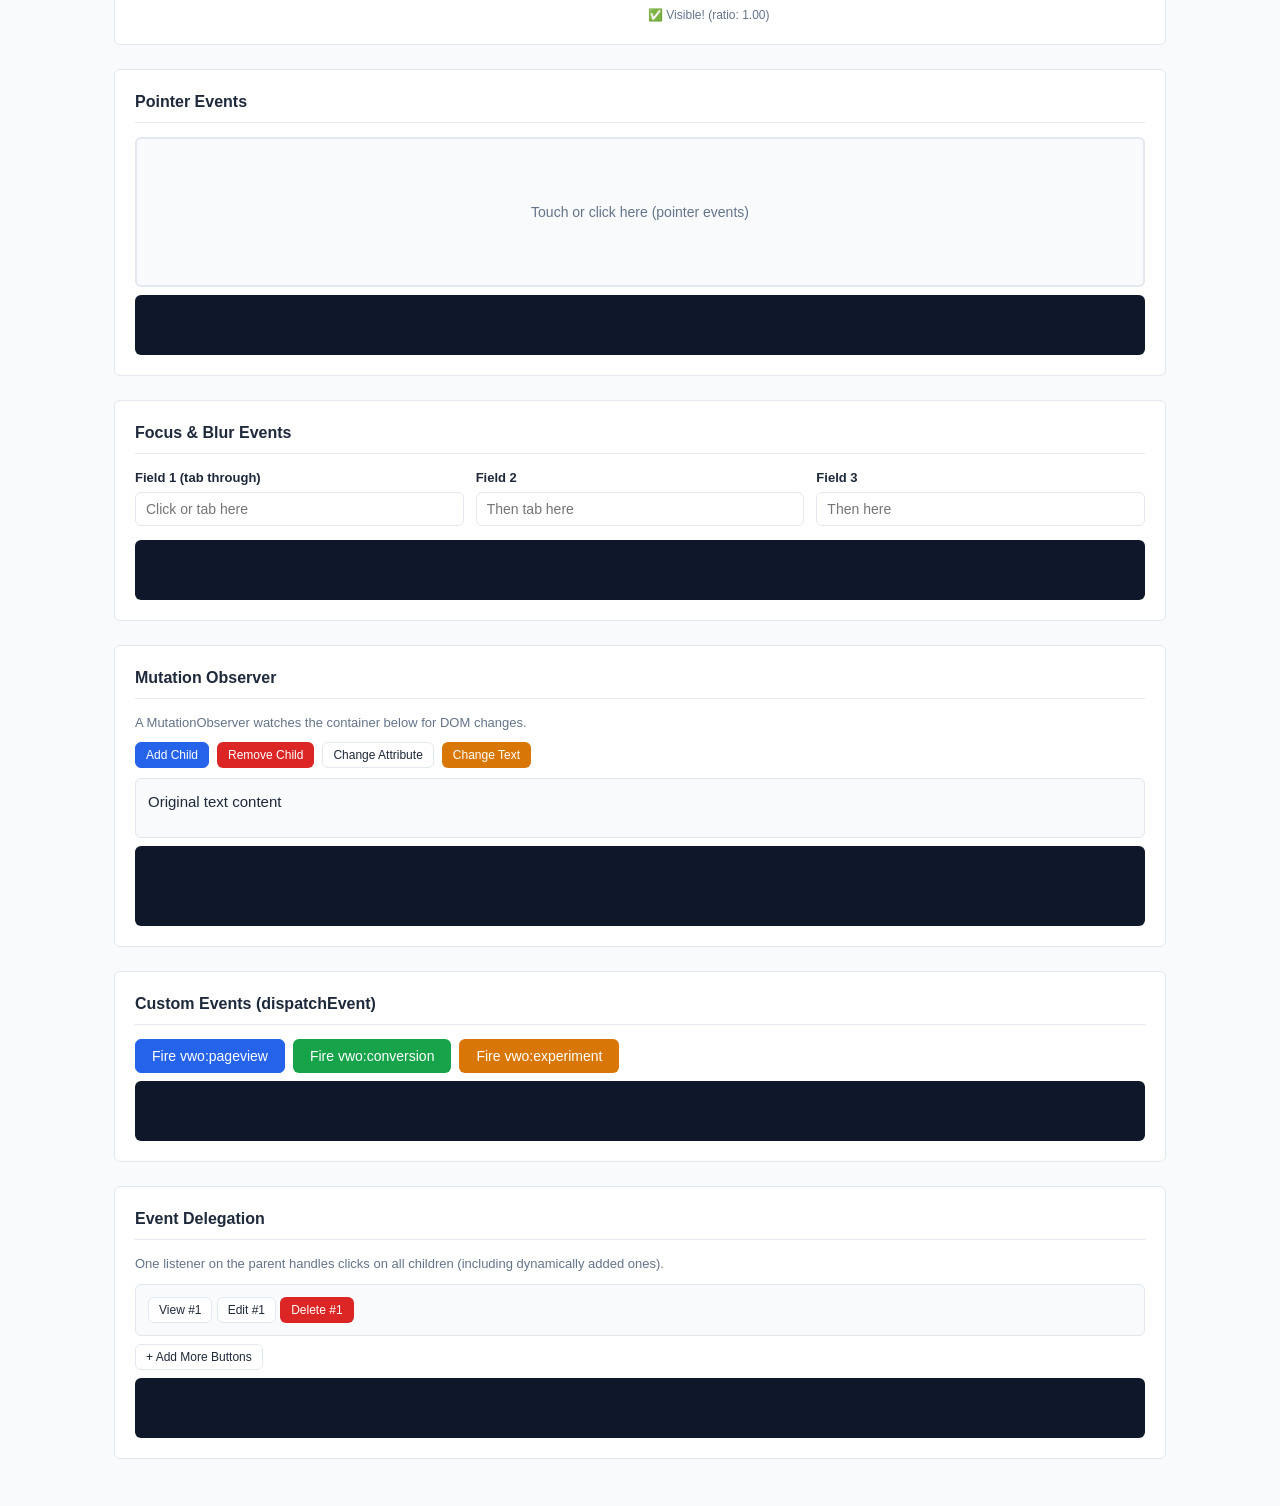
<file: dom-events.html>
<!DOCTYPE html>
<html lang="en">

<head>
    <meta charset="UTF-8">
    <meta name="viewport" content="width=device-width, initial-scale=1.0">
    <title>VWO QA – DOM Events</title>
    <script src="vwo-loader.js"></script>
    <link rel="stylesheet" href="styles.css">
</head>

<body>

    <nav class="site-nav">
        <span class="nav-brand">🧪 VWO QA Site</span>
        <a href="index.html" onclick="return preserveQueryParams(this)">Home</a>
        <a href="forms.html" onclick="return preserveQueryParams(this)">Forms</a>
        <a href="dynamic-forms.html" onclick="return preserveQueryParams(this)">Dynamic Forms</a>
        <a href="custom-elements.html" onclick="return preserveQueryParams(this)">Custom Elements</a>
        <a href="shadow-dom.html" onclick="return preserveQueryParams(this)">Shadow DOM</a>
        <a href="canvas.html" onclick="return preserveQueryParams(this)">Canvas</a>
        <a href="tables.html" onclick="return preserveQueryParams(this)">Tables</a>
        <a href="media.html" onclick="return preserveQueryParams(this)">Media</a>
        <a href="interactive.html" onclick="return preserveQueryParams(this)">Interactive</a>
        <a href="dom-events.html" onclick="return preserveQueryParams(this)">DOM Events</a>
        <a href="storage.html" onclick="return preserveQueryParams(this)">Storage</a>
        <a href="ajax.html" onclick="return preserveQueryParams(this)">AJAX</a>
        <a href="accessibility.html" onclick="return preserveQueryParams(this)">Accessibility</a>
    </nav>

    <div class="page-header">
        <h1>DOM Events</h1>
        <p>Click, keyboard, mouse, scroll, pointer, focus, mutation observer, and custom events.</p>
    </div>

    <main class="content">

        <!-- Click Events -->
        <div class="section">
            <h2>Click Events</h2>
            <div class="grid-2">
                <div>
                    <div class="btn-group" style="flex-direction:column;align-items:flex-start">
                        <button class="btn btn-primary" id="btn-click" data-testid="btn-click">Single Click</button>
                        <button class="btn btn-secondary" id="btn-dblclick" data-testid="btn-dblclick">Double
                            Click</button>
                        <button class="btn btn-warning" id="btn-rightclick" data-testid="btn-rightclick">Right Click
                            (contextmenu)</button>
                        <button class="btn btn-success" id="btn-longpress" data-testid="btn-longpress">Long Press (hold
                            1s)</button>
                    </div>
                </div>
                <div>
                    <div class="output-box" id="click-events-log" style="height:160px">Click the buttons to see events…
                    </div>
                </div>
            </div>
            <div class="mt-16">
                <h3>Click Counter</h3>
                <div class="flex gap-16 items-center flex-wrap">
                    <button class="btn btn-primary" id="counter-btn" data-testid="counter-btn">Click Me!</button>
                    <span style="font-size:24px;font-weight:bold" id="click-count">0</span>
                    <span style="font-size:14px;color:var(--text-muted)">clicks</span>
                    <button class="btn btn-secondary btn-sm"
                        onclick="document.getElementById('click-count').textContent='0'">Reset</button>
                </div>
            </div>
        </div>

        <!-- Keyboard Events -->
        <div class="section">
            <h2>Keyboard Events</h2>
            <div class="form-group">
                <label for="keyboard-input">Type here to capture keyboard events:</label>
                <input type="text" id="keyboard-input" placeholder="Focus and type…" data-testid="keyboard-input"
                    style="font-size:16px">
            </div>
            <div class="grid-2">
                <div>
                    <h3>Key Display</h3>
                    <div id="key-display"
                        style="background:var(--bg);border:1px solid var(--border);border-radius:var(--radius);padding:16px;text-align:center;min-height:80px">
                        <div style="font-size:32px;font-weight:bold" id="key-char">—</div>
                        <div style="font-size:12px;color:var(--text-muted)" id="key-info">Press a key</div>
                    </div>
                </div>
                <div>
                    <div class="output-box" id="keyboard-log" style="height:120px">Keyboard events will appear here…
                    </div>
                </div>
            </div>
            <div class="mt-16">
                <h3>Keyboard Shortcuts</h3>
                <p class="text-sm text-muted">Try: <kbd>Ctrl+S</kbd> (save), <kbd>Ctrl+Z</kbd> (undo), <kbd>Escape</kbd>
                    (clear), <kbd>Enter</kbd> (submit)</p>
                <div id="shortcut-log" class="output-box mt-8" style="min-height:40px"></div>
            </div>
        </div>

        <!-- Mouse Events -->
        <div class="section">
            <h2>Mouse Events</h2>
            <div class="grid-2">
                <div>
                    <div id="mouse-zone"
                        style="background:var(--bg);border:2px solid var(--border);border-radius:var(--radius);height:180px;display:flex;align-items:center;justify-content:center;font-size:14px;color:var(--text-muted);cursor:crosshair;position:relative;overflow:hidden"
                        data-testid="mouse-zone">
                        Move mouse here
                        <div id="mouse-cursor-dot"
                            style="position:absolute;width:10px;height:10px;border-radius:50%;background:var(--primary);pointer-events:none;transform:translate(-50%,-50%);display:none">
                        </div>
                    </div>
                    <div id="mouse-coords" class="form-hint mt-8">X: — Y: —</div>
                </div>
                <div>
                    <div class="output-box" id="mouse-events-log" style="height:200px">Mouse events will appear here…
                    </div>
                </div>
            </div>
        </div>

        <!-- Scroll Events -->
        <div class="section">
            <h2>Scroll Events &amp; Intersection Observer</h2>
            <div class="grid-2">
                <div>
                    <div id="scroll-box"
                        style="height:200px;overflow-y:auto;border:1px solid var(--border);border-radius:var(--radius);padding:12px"
                        data-testid="scroll-box">
                        <div
                            style="height:600px;background:linear-gradient(to bottom,#dbeafe,#eff6ff);border-radius:4px;display:flex;flex-direction:column;justify-content:space-between;padding:12px">
                            <span style="font-size:13px;color:#1d4ed8">⬆ Top of scroll area</span>
                            <span style="font-size:13px;color:#1d4ed8;text-align:center">Middle</span>
                            <span style="font-size:13px;color:#1d4ed8;text-align:right">⬇ Bottom</span>
                        </div>
                    </div>
                    <div id="scroll-info" class="form-hint mt-8">Scroll position: 0px</div>
                </div>
                <div>
                    <h3>Intersection Observer</h3>
                    <div style="height:200px;overflow-y:auto;border:1px solid var(--border);border-radius:var(--radius);padding:12px"
                        id="io-container" data-testid="io-container">
                        <div
                            style="height:100px;background:var(--bg);border-radius:4px;margin-bottom:8px;display:flex;align-items:center;justify-content:center;font-size:13px">
                            Scroll down ↓</div>
                        <div id="io-target"
                            style="height:60px;background:#dbeafe;border-radius:4px;display:flex;align-items:center;justify-content:center;font-size:13px;color:#1d4ed8;transition:background 0.3s"
                            data-testid="io-target">
                            👁️ I'm being observed!
                        </div>
                        <div
                            style="height:100px;background:var(--bg);border-radius:4px;margin-top:8px;display:flex;align-items:center;justify-content:center;font-size:13px">
                            More content below</div>
                    </div>
                    <div id="io-status" class="form-hint mt-8">Not yet visible</div>
                </div>
            </div>
        </div>

        <!-- Pointer Events -->
        <div class="section">
            <h2>Pointer Events</h2>
            <div id="pointer-zone"
                style="background:var(--bg);border:2px solid var(--border);border-radius:var(--radius);height:150px;display:flex;align-items:center;justify-content:center;font-size:14px;color:var(--text-muted);touch-action:none"
                data-testid="pointer-zone">
                Touch or click here (pointer events)
            </div>
            <div class="output-box mt-8" id="pointer-log" style="min-height:60px"></div>
        </div>

        <!-- Focus / Blur Events -->
        <div class="section">
            <h2>Focus &amp; Blur Events</h2>
            <div class="form-row">
                <div class="form-group">
                    <label for="focus-input-1">Field 1 (tab through)</label>
                    <input type="text" id="focus-input-1" placeholder="Click or tab here" data-testid="focus-input-1">
                </div>
                <div class="form-group">
                    <label for="focus-input-2">Field 2</label>
                    <input type="text" id="focus-input-2" placeholder="Then tab here" data-testid="focus-input-2">
                </div>
                <div class="form-group">
                    <label for="focus-input-3">Field 3</label>
                    <input type="text" id="focus-input-3" placeholder="Then here" data-testid="focus-input-3">
                </div>
            </div>
            <div class="output-box" id="focus-log" style="min-height:60px"></div>
        </div>

        <!-- Mutation Observer -->
        <div class="section">
            <h2>Mutation Observer</h2>
            <p class="text-sm text-muted" style="margin-bottom:10px">A MutationObserver watches the container below for
                DOM changes.</p>
            <div class="btn-group" style="margin-bottom:10px">
                <button class="btn btn-primary btn-sm" onclick="mutAddChild()">Add Child</button>
                <button class="btn btn-danger btn-sm" onclick="mutRemoveChild()">Remove Child</button>
                <button class="btn btn-secondary btn-sm" onclick="mutChangeAttr()">Change Attribute</button>
                <button class="btn btn-warning btn-sm" onclick="mutChangeText()">Change Text</button>
            </div>
            <div id="mutation-target"
                style="background:var(--bg);border:1px solid var(--border);border-radius:var(--radius);padding:12px;min-height:60px"
                data-testid="mutation-target" data-custom-attr="initial">
                <span id="mutation-text">Original text content</span>
            </div>
            <div class="output-box mt-8" id="mutation-log" style="min-height:80px"></div>
        </div>

        <!-- Custom Events -->
        <div class="section">
            <h2>Custom Events (dispatchEvent)</h2>
            <div class="btn-group">
                <button class="btn btn-primary" id="dispatch-btn-1"
                    onclick="fireCustomEvent('vwo:pageview', { page: '/home', user: 'test-user' })">Fire
                    vwo:pageview</button>
                <button class="btn btn-success" id="dispatch-btn-2"
                    onclick="fireCustomEvent('vwo:conversion', { goal: 'signup', value: 99 })">Fire
                    vwo:conversion</button>
                <button class="btn btn-warning" id="dispatch-btn-3"
                    onclick="fireCustomEvent('vwo:experiment', { id: 'exp-123', variant: 'B' })">Fire
                    vwo:experiment</button>
            </div>
            <div class="output-box mt-8" id="custom-event-log" style="min-height:60px"></div>
        </div>

        <!-- Event Delegation -->
        <div class="section">
            <h2>Event Delegation</h2>
            <p class="text-sm text-muted" style="margin-bottom:10px">One listener on the parent handles clicks on all
                children (including dynamically added ones).</p>
            <div id="delegation-parent"
                style="background:var(--bg);border:1px solid var(--border);border-radius:var(--radius);padding:12px"
                data-testid="delegation-parent">
                <button class="btn btn-secondary btn-sm" data-action="view" data-id="1">View #1</button>
                <button class="btn btn-secondary btn-sm" data-action="edit" data-id="1">Edit #1</button>
                <button class="btn btn-danger btn-sm" data-action="delete" data-id="1">Delete #1</button>
            </div>
            <div class="btn-group mt-8">
                <button class="btn btn-secondary btn-sm" onclick="addDelegatedButtons()">+ Add More Buttons</button>
            </div>
            <div class="output-box mt-8" id="delegation-log" style="min-height:60px"></div>
        </div>

    </main>

    <script src="main.js"></script>
    <script>
        // ===== Click Events =====
        let clickCount = 0;
        document.getElementById('btn-click').addEventListener('click', () => logToBox('click-events-log', 'click event fired', 'success'));
        document.getElementById('btn-dblclick').addEventListener('dblclick', () => logToBox('click-events-log', 'dblclick event fired', 'success'));
        document.getElementById('btn-rightclick').addEventListener('contextmenu', e => { e.preventDefault(); logToBox('click-events-log', 'contextmenu event fired', 'info'); });

        let longPressTimer;
        const longPressBtn = document.getElementById('btn-longpress');
        longPressBtn.addEventListener('mousedown', () => {
            longPressTimer = setTimeout(() => logToBox('click-events-log', 'Long press detected (1000ms)!', 'success'), 1000);
        });
        longPressBtn.addEventListener('mouseup', () => clearTimeout(longPressTimer));
        longPressBtn.addEventListener('mouseleave', () => clearTimeout(longPressTimer));

        document.getElementById('counter-btn').addEventListener('click', () => {
            clickCount++;
            document.getElementById('click-count').textContent = clickCount;
        });

        // ===== Keyboard Events =====
        const keyInput = document.getElementById('keyboard-input');
        keyInput.addEventListener('keydown', e => {
            document.getElementById('key-char').textContent = e.key === ' ' ? 'Space' : e.key;
            document.getElementById('key-info').textContent = `Code: ${e.code} | keyCode: ${e.keyCode} | Ctrl: ${e.ctrlKey} | Shift: ${e.shiftKey}`;
            logToBox('keyboard-log', `keydown: "${e.key}" (${e.code})`, 'info');
        });
        keyInput.addEventListener('keyup', e => logToBox('keyboard-log', `keyup: "${e.key}"`, ''));
        keyInput.addEventListener('input', e => logToBox('keyboard-log', `input: value="${e.target.value}"`, 'success'));

        document.addEventListener('keydown', e => {
            if (e.ctrlKey && e.key === 's') { e.preventDefault(); logToBox('shortcut-log', 'Ctrl+S: Save triggered', 'success'); }
            if (e.ctrlKey && e.key === 'z') { e.preventDefault(); logToBox('shortcut-log', 'Ctrl+Z: Undo triggered', 'info'); }
            if (e.key === 'Escape') { logToBox('shortcut-log', 'Escape: Clear/Cancel triggered', 'info'); }
            if (e.key === 'Enter' && e.target === keyInput) { logToBox('shortcut-log', 'Enter: Submit triggered', 'success'); }
        });

        // ===== Mouse Events =====
        const mouseZone = document.getElementById('mouse-zone');
        const dot = document.getElementById('mouse-cursor-dot');
        mouseZone.addEventListener('mousemove', e => {
            const rect = mouseZone.getBoundingClientRect();
            const x = Math.round(e.clientX - rect.left), y = Math.round(e.clientY - rect.top);
            dot.style.display = 'block'; dot.style.left = x + 'px'; dot.style.top = y + 'px';
            document.getElementById('mouse-coords').textContent = `X: ${x} Y: ${y} | Buttons: ${e.buttons}`;
        });
        mouseZone.addEventListener('mouseenter', () => logToBox('mouse-events-log', 'mouseenter', 'info'));
        mouseZone.addEventListener('mouseleave', () => { dot.style.display = 'none'; logToBox('mouse-events-log', 'mouseleave', 'info'); });
        mouseZone.addEventListener('click', e => logToBox('mouse-events-log', `click at (${Math.round(e.offsetX)}, ${Math.round(e.offsetY)})`, 'success'));
        mouseZone.addEventListener('mousedown', e => logToBox('mouse-events-log', `mousedown button:${e.button}`, ''));
        mouseZone.addEventListener('mouseup', e => logToBox('mouse-events-log', `mouseup button:${e.button}`, ''));

        // ===== Scroll Events =====
        document.getElementById('scroll-box').addEventListener('scroll', function () {
            document.getElementById('scroll-info').textContent = `Scroll position: ${Math.round(this.scrollTop)}px / ${this.scrollHeight - this.clientHeight}px`;
        });

        const ioObserver = new IntersectionObserver(entries => {
            const entry = entries[0];
            const target = document.getElementById('io-target');
            const status = document.getElementById('io-status');
            if (entry.isIntersecting) {
                target.style.background = '#dcfce7'; target.style.color = '#15803d';
                status.textContent = `✅ Visible! (ratio: ${entry.intersectionRatio.toFixed(2)})`;
            } else {
                target.style.background = '#dbeafe'; target.style.color = '#1d4ed8';
                status.textContent = '❌ Not visible';
            }
        }, { root: document.getElementById('io-container'), threshold: [0, 0.5, 1] });
        ioObserver.observe(document.getElementById('io-target'));

        // ===== Pointer Events =====
        const pZone = document.getElementById('pointer-zone');
        ['pointerdown', 'pointerup', 'pointermove', 'pointerenter', 'pointerleave'].forEach(evt => {
            pZone.addEventListener(evt, e => {
                if (evt === 'pointermove') return; // too noisy
                logToBox('pointer-log', `${evt}: type=${e.pointerType} id=${e.pointerId} pressure=${e.pressure.toFixed(2)}`, 'info');
            });
        });

        // ===== Focus / Blur =====
        ['focus-input-1', 'focus-input-2', 'focus-input-3'].forEach(id => {
            const el = document.getElementById(id);
            el.addEventListener('focus', () => logToBox('focus-log', `focus: #${id}`, 'success'));
            el.addEventListener('blur', () => logToBox('focus-log', `blur: #${id}`, 'info'));
            el.addEventListener('change', e => logToBox('focus-log', `change: #${id} = "${e.target.value}"`, 'success'));
        });

        // ===== Mutation Observer =====
        let mutChildCount = 0;
        const mutObserver = new MutationObserver(mutations => {
            mutations.forEach(m => {
                if (m.type === 'childList') {
                    m.addedNodes.forEach(n => { if (n.nodeType === 1) logToBox('mutation-log', `childList: added <${n.tagName.toLowerCase()}>`, 'success'); });
                    m.removedNodes.forEach(n => { if (n.nodeType === 1) logToBox('mutation-log', `childList: removed <${n.tagName.toLowerCase()}>`, 'info'); });
                }
                if (m.type === 'attributes') logToBox('mutation-log', `attributes: "${m.attributeName}" changed to "${m.target.getAttribute(m.attributeName)}"`, 'info');
                if (m.type === 'characterData') logToBox('mutation-log', `characterData: text changed`, 'success');
            });
        });
        mutObserver.observe(document.getElementById('mutation-target'), { childList: true, attributes: true, subtree: true, characterData: true });

        function mutAddChild() {
            mutChildCount++;
            const el = document.createElement('div');
            el.id = 'mut-child-' + mutChildCount;
            el.style.cssText = 'background:#dbeafe;padding:4px 8px;border-radius:4px;font-size:12px;margin-top:6px;display:inline-block';
            el.textContent = 'Child ' + mutChildCount;
            document.getElementById('mutation-target').appendChild(el);
        }
        function mutRemoveChild() {
            const target = document.getElementById('mutation-target');
            const children = target.querySelectorAll('[id^="mut-child-"]');
            if (children.length) target.removeChild(children[children.length - 1]);
        }
        function mutChangeAttr() {
            const target = document.getElementById('mutation-target');
            target.setAttribute('data-custom-attr', 'changed-' + Date.now());
        }
        function mutChangeText() {
            document.getElementById('mutation-text').textContent = 'Text changed at ' + new Date().toLocaleTimeString();
        }

        // ===== Custom Events =====
        function fireCustomEvent(name, detail) {
            const event = new CustomEvent(name, { detail, bubbles: true, cancelable: true });
            document.dispatchEvent(event);
            logToBox('custom-event-log', `Fired: ${name} | ${JSON.stringify(detail)}`, 'success');
        }
        document.addEventListener('vwo:pageview', e => logToBox('custom-event-log', `Received vwo:pageview: ${JSON.stringify(e.detail)}`, 'info'));
        document.addEventListener('vwo:conversion', e => logToBox('custom-event-log', `Received vwo:conversion: ${JSON.stringify(e.detail)}`, 'info'));
        document.addEventListener('vwo:experiment', e => logToBox('custom-event-log', `Received vwo:experiment: ${JSON.stringify(e.detail)}`, 'info'));

        // ===== Event Delegation =====
        let delegationCount = 1;
        document.getElementById('delegation-parent').addEventListener('click', function (e) {
            const btn = e.target.closest('[data-action]');
            if (!btn) return;
            logToBox('delegation-log', `Action: "${btn.dataset.action}" on ID: ${btn.dataset.id}`, 'success');
        });

        function addDelegatedButtons() {
            delegationCount++;
            const parent = document.getElementById('delegation-parent');
            ['view', 'edit', 'delete'].forEach(action => {
                const btn = document.createElement('button');
                btn.className = 'btn btn-' + (action === 'delete' ? 'danger' : 'secondary') + ' btn-sm';
                btn.dataset.action = action; btn.dataset.id = delegationCount;
                btn.textContent = `${action.charAt(0).toUpperCase() + action.slice(1)} #${delegationCount}`;
                parent.appendChild(btn);
            });
        }
    </script>
</body>

</html>
</file>
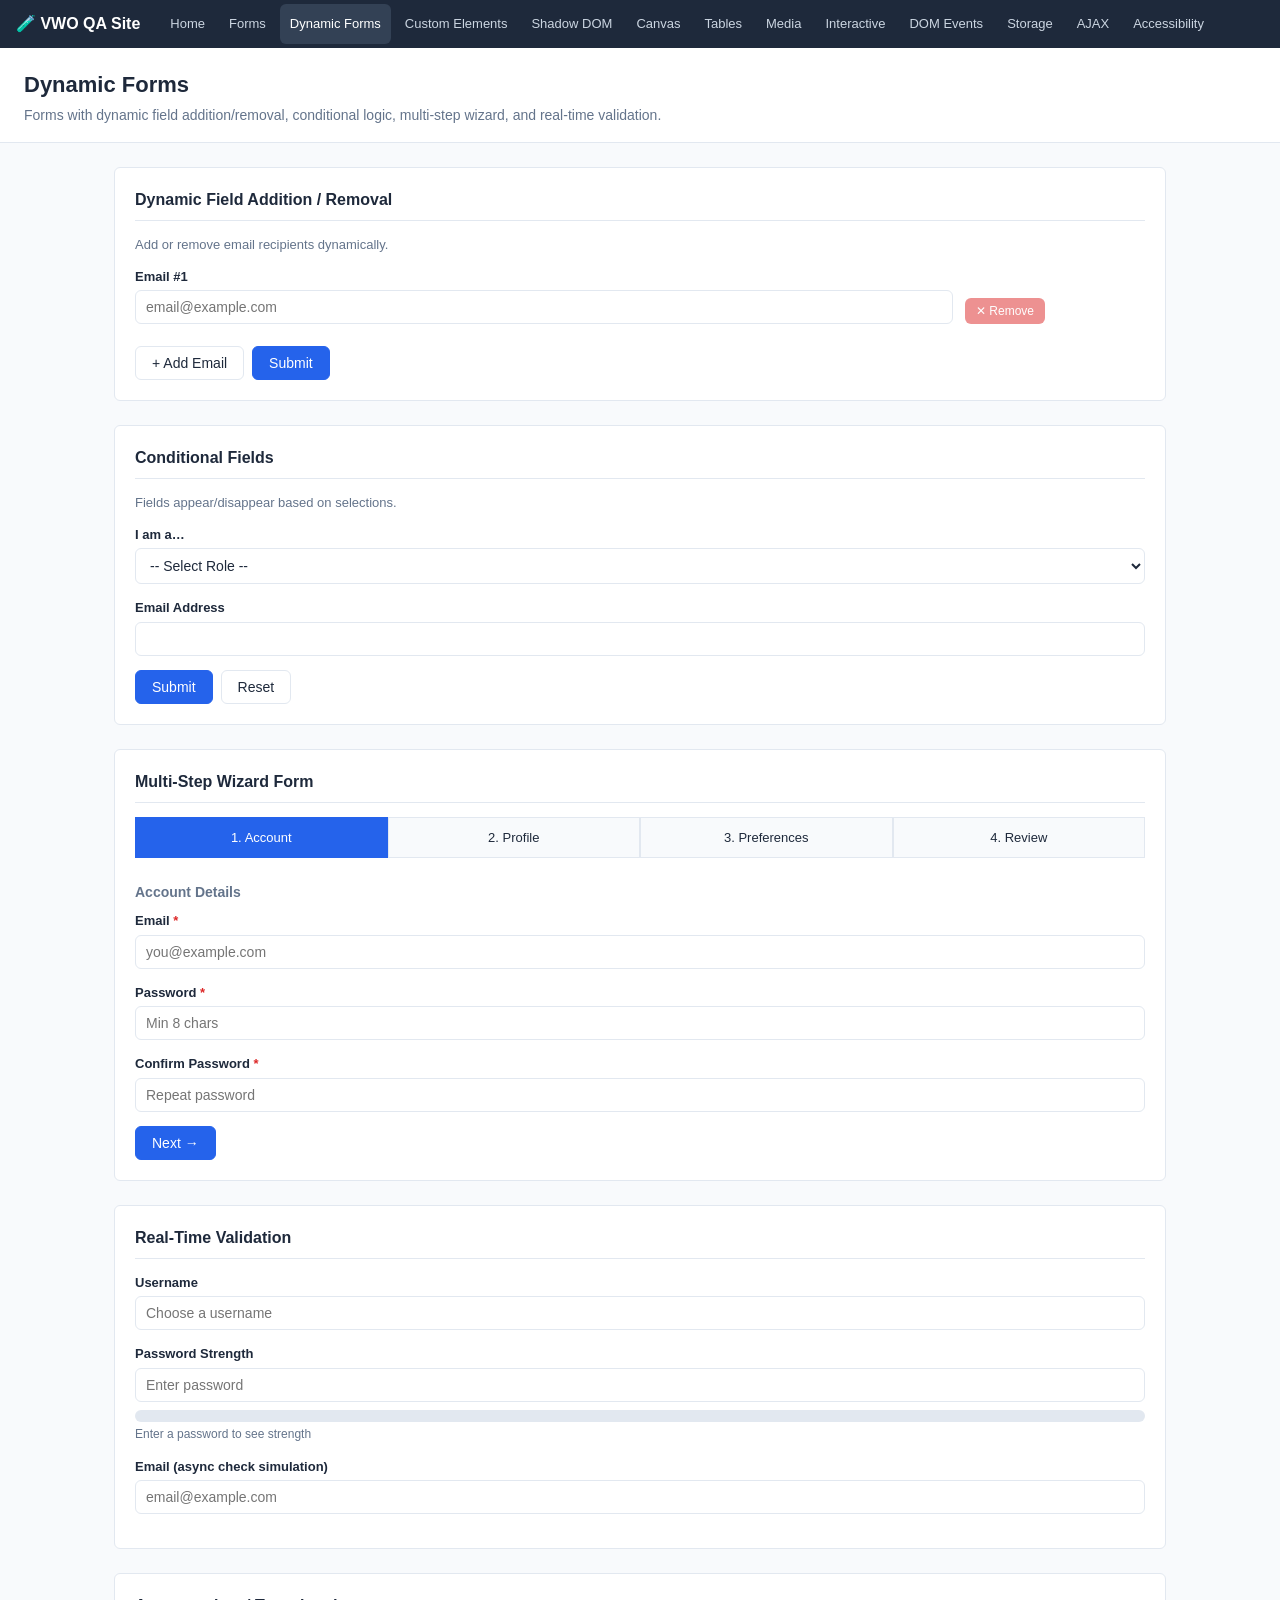
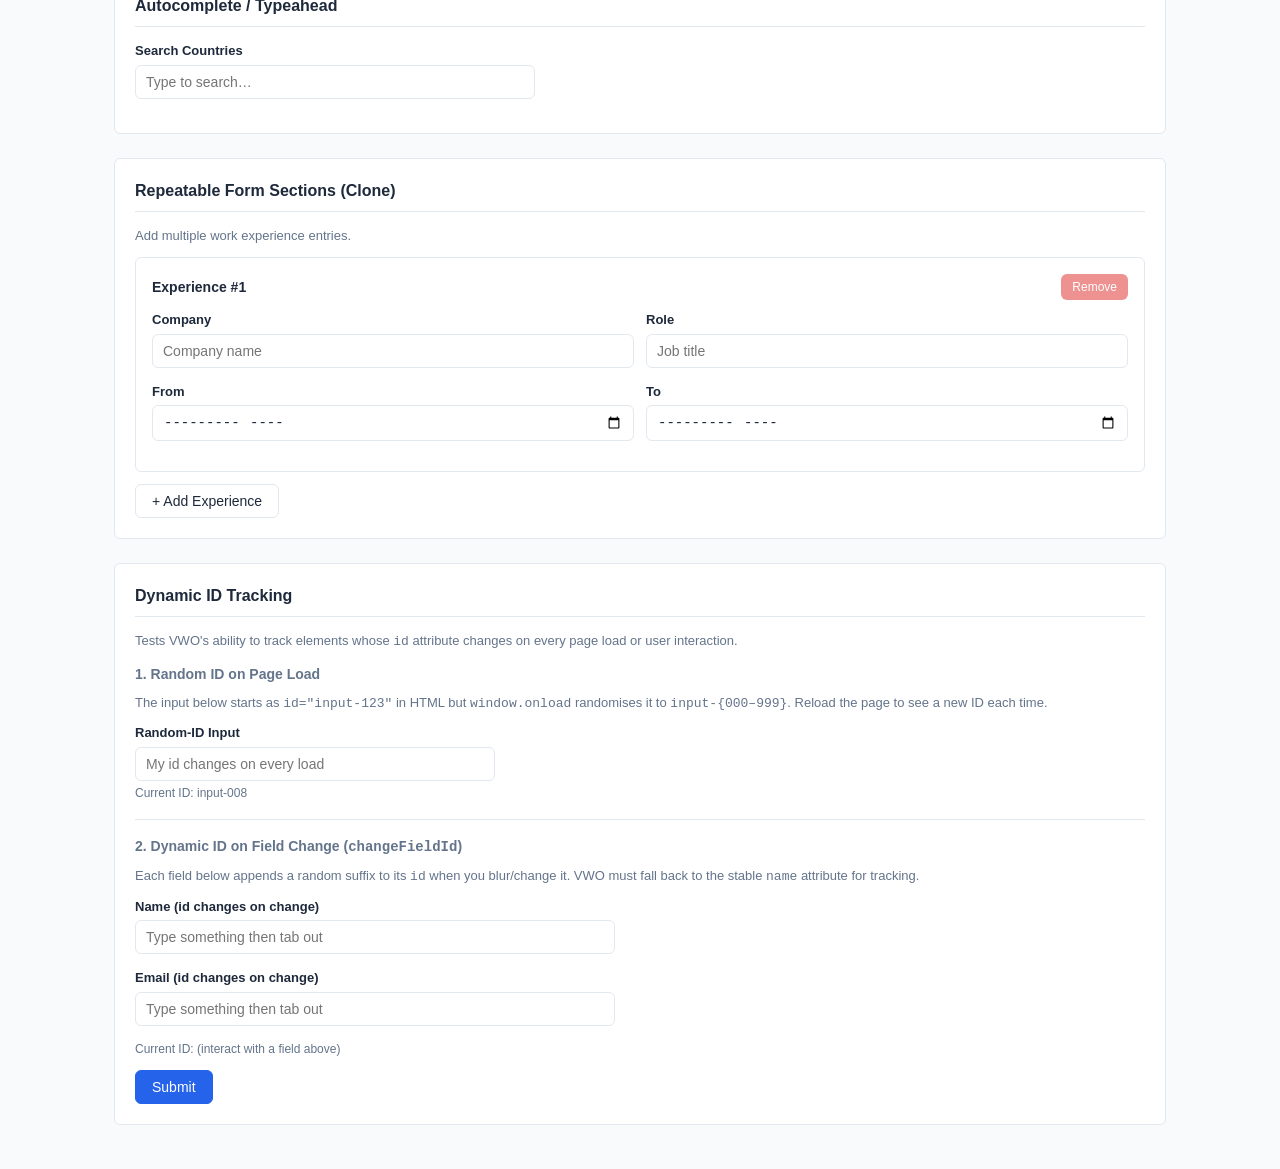
<file: dynamic-forms.html>
<!DOCTYPE html>
<html lang="en">

<head>
    <meta charset="UTF-8">
    <meta name="viewport" content="width=device-width, initial-scale=1.0">
    <title>VWO QA – Dynamic Forms</title>
    <script src="vwo-loader.js"></script>
    <link rel="stylesheet" href="styles.css">
</head>

<body>

    <nav class="site-nav">
        <span class="nav-brand">🧪 VWO QA Site</span>
        <a href="index.html" onclick="return preserveQueryParams(this)">Home</a>
        <a href="forms.html" onclick="return preserveQueryParams(this)">Forms</a>
        <a href="dynamic-forms.html" onclick="return preserveQueryParams(this)">Dynamic Forms</a>
        <a href="custom-elements.html" onclick="return preserveQueryParams(this)">Custom Elements</a>
        <a href="shadow-dom.html" onclick="return preserveQueryParams(this)">Shadow DOM</a>
        <a href="canvas.html" onclick="return preserveQueryParams(this)">Canvas</a>
        <a href="tables.html" onclick="return preserveQueryParams(this)">Tables</a>
        <a href="media.html" onclick="return preserveQueryParams(this)">Media</a>
        <a href="interactive.html" onclick="return preserveQueryParams(this)">Interactive</a>
        <a href="dom-events.html" onclick="return preserveQueryParams(this)">DOM Events</a>
        <a href="storage.html" onclick="return preserveQueryParams(this)">Storage</a>
        <a href="ajax.html" onclick="return preserveQueryParams(this)">AJAX</a>
        <a href="accessibility.html" onclick="return preserveQueryParams(this)">Accessibility</a>
    </nav>

    <div class="page-header">
        <h1>Dynamic Forms</h1>
        <p>Forms with dynamic field addition/removal, conditional logic, multi-step wizard, and real-time validation.
        </p>
    </div>

    <main class="content">

        <!-- Dynamic Field Addition -->
        <div class="section">
            <h2>Dynamic Field Addition / Removal</h2>
            <p class="text-sm text-muted" style="margin-bottom:12px">Add or remove email recipients dynamically.</p>
            <form id="dynamic-fields-form">
                <div id="email-fields-container">
                    <div class="form-row email-row" data-index="0">
                        <div class="form-group" style="flex:1">
                            <label>Email #1</label>
                            <input type="email" name="emails[]" placeholder="email@example.com"
                                data-testid="dynamic-email-0">
                        </div>
                        <div class="form-group" style="flex:0;align-self:flex-end">
                            <button type="button" class="btn btn-danger btn-sm remove-email-btn" disabled>✕
                                Remove</button>
                        </div>
                    </div>
                </div>
                <div class="btn-group">
                    <button type="button" class="btn btn-secondary" id="add-email-btn">+ Add Email</button>
                    <button type="submit" class="btn btn-primary" id="dynamic-submit">Submit</button>
                </div>
                <div id="dynamic-fields-result" class="output-box mt-8" style="display:none"></div>
            </form>
        </div>

        <!-- Conditional Fields -->
        <div class="section">
            <h2>Conditional Fields</h2>
            <p class="text-sm text-muted" style="margin-bottom:12px">Fields appear/disappear based on selections.</p>
            <form id="conditional-form">
                <div class="form-group">
                    <label for="cond-role">I am a…</label>
                    <select id="cond-role" name="role" data-testid="cond-role">
                        <option value="">-- Select Role --</option>
                        <option value="individual">Individual</option>
                        <option value="company">Company</option>
                        <option value="agency">Agency</option>
                    </select>
                </div>

                <!-- Individual fields -->
                <div id="individual-fields" style="display:none">
                    <div class="form-row">
                        <div class="form-group">
                            <label for="cond-firstname">First Name</label>
                            <input type="text" id="cond-firstname" name="firstname" data-testid="cond-firstname">
                        </div>
                        <div class="form-group">
                            <label for="cond-lastname">Last Name</label>
                            <input type="text" id="cond-lastname" name="lastname" data-testid="cond-lastname">
                        </div>
                    </div>
                    <div class="form-group">
                        <label for="cond-dob">Date of Birth</label>
                        <input type="date" id="cond-dob" name="dob" data-testid="cond-dob">
                    </div>
                </div>

                <!-- Company fields -->
                <div id="company-fields" style="display:none">
                    <div class="form-group">
                        <label for="cond-company">Company Name</label>
                        <input type="text" id="cond-company" name="company_name" data-testid="cond-company">
                    </div>
                    <div class="form-group">
                        <label for="cond-gst">GST / Tax ID</label>
                        <input type="text" id="cond-gst" name="gst" data-testid="cond-gst">
                    </div>
                    <div class="form-group">
                        <label for="cond-employees">Number of Employees</label>
                        <select id="cond-employees" name="employees" data-testid="cond-employees">
                            <option value="1-10">1–10</option>
                            <option value="11-50">11–50</option>
                            <option value="51-200">51–200</option>
                            <option value="200+">200+</option>
                        </select>
                    </div>
                </div>

                <!-- Agency fields -->
                <div id="agency-fields" style="display:none">
                    <div class="form-group">
                        <label for="cond-agency-name">Agency Name</label>
                        <input type="text" id="cond-agency-name" name="agency_name" data-testid="cond-agency-name">
                    </div>
                    <div class="form-group">
                        <label for="cond-clients">Number of Clients</label>
                        <input type="number" id="cond-clients" name="clients" min="1" data-testid="cond-clients">
                    </div>
                    <div class="form-group">
                        <label><input type="checkbox" id="cond-reseller" name="reseller" data-testid="cond-reseller">
                            Reseller Partner</label>
                    </div>
                </div>

                <!-- Common fields -->
                <div class="form-group">
                    <label for="cond-email">Email Address</label>
                    <input type="email" id="cond-email" name="email" data-testid="cond-email">
                </div>

                <div class="btn-group">
                    <button type="submit" class="btn btn-primary" id="conditional-submit">Submit</button>
                    <button type="reset" class="btn btn-secondary">Reset</button>
                </div>
                <div id="conditional-result" class="output-box mt-8" style="display:none"></div>
            </form>
        </div>

        <!-- Multi-Step Wizard -->
        <div class="section">
            <h2>Multi-Step Wizard Form</h2>
            <div class="wizard-steps" id="wizard-steps">
                <div class="wizard-step active" data-step="1">1. Account</div>
                <div class="wizard-step" data-step="2">2. Profile</div>
                <div class="wizard-step" data-step="3">3. Preferences</div>
                <div class="wizard-step" data-step="4">4. Review</div>
            </div>

            <form id="wizard-form" novalidate>
                <!-- Step 1 -->
                <div class="wizard-panel active" id="wizard-step-1">
                    <h3>Account Details</h3>
                    <div class="form-group">
                        <label for="wiz-email">Email <span style="color:var(--danger)">*</span></label>
                        <input type="email" id="wiz-email" name="email" required placeholder="you@example.com"
                            data-testid="wiz-email">
                        <span class="form-error" id="wiz-err-email">Valid email required.</span>
                    </div>
                    <div class="form-group">
                        <label for="wiz-password">Password <span style="color:var(--danger)">*</span></label>
                        <input type="password" id="wiz-password" name="password" required minlength="8"
                            placeholder="Min 8 chars" data-testid="wiz-password">
                        <span class="form-error" id="wiz-err-password">Minimum 8 characters.</span>
                    </div>
                    <div class="form-group">
                        <label for="wiz-confirm">Confirm Password <span style="color:var(--danger)">*</span></label>
                        <input type="password" id="wiz-confirm" name="confirm" required placeholder="Repeat password"
                            data-testid="wiz-confirm">
                        <span class="form-error" id="wiz-err-confirm">Passwords do not match.</span>
                    </div>
                    <div class="btn-group">
                        <button type="button" class="btn btn-primary" id="wiz-next-1" onclick="wizardNext(1)">Next
                            →</button>
                    </div>
                </div>

                <!-- Step 2 -->
                <div class="wizard-panel" id="wizard-step-2">
                    <h3>Profile Information</h3>
                    <div class="form-row">
                        <div class="form-group">
                            <label for="wiz-fname">First Name <span style="color:var(--danger)">*</span></label>
                            <input type="text" id="wiz-fname" name="fname" required data-testid="wiz-fname">
                            <span class="form-error" id="wiz-err-fname">Required.</span>
                        </div>
                        <div class="form-group">
                            <label for="wiz-lname">Last Name <span style="color:var(--danger)">*</span></label>
                            <input type="text" id="wiz-lname" name="lname" required data-testid="wiz-lname">
                            <span class="form-error" id="wiz-err-lname">Required.</span>
                        </div>
                    </div>
                    <div class="form-group">
                        <label for="wiz-phone">Phone</label>
                        <input type="tel" id="wiz-phone" name="phone" placeholder="+91 98765 43210"
                            data-testid="wiz-phone">
                    </div>
                    <div class="form-group">
                        <label for="wiz-bio">Bio</label>
                        <textarea id="wiz-bio" name="bio" rows="3" placeholder="Tell us about yourself…"
                            data-testid="wiz-bio"></textarea>
                    </div>
                    <div class="btn-group">
                        <button type="button" class="btn btn-secondary" onclick="wizardBack(2)">← Back</button>
                        <button type="button" class="btn btn-primary" onclick="wizardNext(2)">Next →</button>
                    </div>
                </div>

                <!-- Step 3 -->
                <div class="wizard-panel" id="wizard-step-3">
                    <h3>Preferences</h3>
                    <div class="form-group">
                        <label for="wiz-plan">Plan</label>
                        <select id="wiz-plan" name="plan" data-testid="wiz-plan">
                            <option value="free">Free</option>
                            <option value="growth">Growth ($49/mo)</option>
                            <option value="enterprise">Enterprise (Custom)</option>
                        </select>
                    </div>
                    <div class="form-group">
                        <label>Notifications</label>
                        <div>
                            <label><input type="checkbox" name="notif_email" value="1" checked
                                    data-testid="wiz-notif-email"> Email notifications</label><br>
                            <label><input type="checkbox" name="notif_sms" value="1" data-testid="wiz-notif-sms"> SMS
                                notifications</label><br>
                            <label><input type="checkbox" name="notif_push" value="1" data-testid="wiz-notif-push"> Push
                                notifications</label>
                        </div>
                    </div>
                    <div class="form-group">
                        <label for="wiz-timezone">Timezone</label>
                        <select id="wiz-timezone" name="timezone" data-testid="wiz-timezone">
                            <option value="UTC">UTC</option>
                            <option value="IST">IST (UTC+5:30)</option>
                            <option value="EST">EST (UTC-5)</option>
                            <option value="PST">PST (UTC-8)</option>
                        </select>
                    </div>
                    <div class="form-group">
                        <label><input type="checkbox" id="wiz-tos" name="tos" required data-testid="wiz-tos"> I agree to
                            the Terms of Service</label>
                        <span class="form-error" id="wiz-err-tos">You must agree to continue.</span>
                    </div>
                    <div class="btn-group">
                        <button type="button" class="btn btn-secondary" onclick="wizardBack(3)">← Back</button>
                        <button type="button" class="btn btn-primary" onclick="wizardNext(3)">Review →</button>
                    </div>
                </div>

                <!-- Step 4 - Review -->
                <div class="wizard-panel" id="wizard-step-4">
                    <h3>Review &amp; Submit</h3>
                    <div id="wizard-review" class="output-box" style="margin-bottom:16px"></div>
                    <div class="btn-group">
                        <button type="button" class="btn btn-secondary" onclick="wizardBack(4)">← Back</button>
                        <button type="submit" class="btn btn-success" id="wizard-submit">✓ Create Account</button>
                    </div>
                    <div id="wizard-success" class="alert alert-success mt-8" style="display:none">
                        🎉 Account created successfully! (Demo)
                    </div>
                </div>
            </form>
        </div>

        <!-- Real-time Validation -->
        <div class="section">
            <h2>Real-Time Validation</h2>
            <form id="realtime-form">
                <div class="form-group">
                    <label for="rt-username">Username</label>
                    <input type="text" id="rt-username" name="username" placeholder="Choose a username"
                        data-testid="rt-username" autocomplete="off">
                    <div id="rt-username-feedback" class="form-hint"></div>
                </div>
                <div class="form-group">
                    <label for="rt-password">Password Strength</label>
                    <input type="password" id="rt-password" name="password" placeholder="Enter password"
                        data-testid="rt-password">
                    <div class="progress-bar-wrap mt-8">
                        <div class="progress-bar-fill" id="pw-strength-bar" style="width:0%;background:var(--danger)">
                        </div>
                    </div>
                    <div id="pw-strength-label" class="form-hint">Enter a password to see strength</div>
                </div>
                <div class="form-group">
                    <label for="rt-email">Email (async check simulation)</label>
                    <input type="email" id="rt-email" name="email" placeholder="email@example.com"
                        data-testid="rt-email">
                    <div id="rt-email-feedback" class="form-hint"></div>
                </div>
            </form>
        </div>

        <!-- Auto-complete Simulation -->
        <div class="section">
            <h2>Autocomplete / Typeahead</h2>
            <div class="form-group" style="position:relative;max-width:400px">
                <label for="autocomplete-input">Search Countries</label>
                <input type="text" id="autocomplete-input" placeholder="Type to search…" autocomplete="off"
                    data-testid="autocomplete-input">
                <div id="autocomplete-dropdown"
                    style="position:absolute;top:100%;left:0;right:0;background:var(--surface);border:1px solid var(--border);border-radius:var(--radius);z-index:100;display:none;max-height:200px;overflow-y:auto">
                </div>
            </div>
            <div id="autocomplete-selected" class="form-hint"></div>
        </div>

        <!-- Form Clone -->
        <div class="section">
            <h2>Repeatable Form Sections (Clone)</h2>
            <p class="text-sm text-muted" style="margin-bottom:12px">Add multiple work experience entries.</p>
            <div id="experience-container">
                <div class="experience-entry"
                    style="border:1px solid var(--border);border-radius:var(--radius);padding:16px;margin-bottom:12px"
                    data-entry="0">
                    <div style="display:flex;justify-content:space-between;align-items:center;margin-bottom:10px">
                        <strong style="font-size:14px">Experience #1</strong>
                        <button type="button" class="btn btn-danger btn-sm remove-exp-btn" disabled>Remove</button>
                    </div>
                    <div class="form-row">
                        <div class="form-group">
                            <label>Company</label>
                            <input type="text" name="exp_company[]" placeholder="Company name"
                                data-testid="exp-company-0">
                        </div>
                        <div class="form-group">
                            <label>Role</label>
                            <input type="text" name="exp_role[]" placeholder="Job title" data-testid="exp-role-0">
                        </div>
                    </div>
                    <div class="form-row">
                        <div class="form-group">
                            <label>From</label>
                            <input type="month" name="exp_from[]" data-testid="exp-from-0">
                        </div>
                        <div class="form-group">
                            <label>To</label>
                            <input type="month" name="exp_to[]" data-testid="exp-to-0">
                        </div>
                    </div>
                </div>
            </div>
            <button type="button" class="btn btn-secondary" id="add-experience-btn">+ Add Experience</button>
        </div>

        <!-- ── Dynamic ID Tracking ─────────────────────────────────────────── -->
        <div class="section">
            <h2>Dynamic ID Tracking</h2>
            <p class="text-sm text-muted" style="margin-bottom:12px">
                Tests VWO's ability to track elements whose <code>id</code> attribute changes
                on every page load or user interaction.
            </p>

            <!-- 1. Random ID on page load -->
            <h3>1. Random ID on Page Load</h3>
            <p class="text-sm text-muted" style="margin-bottom:10px">
                The input below starts as <code>id="input-123"</code> in HTML but
                <code>window.onload</code> randomises it to <code>input-{000–999}</code>.
                Reload the page to see a new ID each time.
            </p>
            <div class="form-group" style="max-width:360px">
                <label for="input-123">Random-ID Input</label>
                <input type="text" id="input-123" name="random_id_field" placeholder="My id changes on every load"
                    data-testid="random-id-input">
                <span class="form-hint" id="random-id-display">Current ID: input-123 (loading…)</span>
            </div>

            <hr class="divider">

            <!-- 2. changeFieldId – ID changes on field interaction -->
            <h3>2. Dynamic ID on Field Change (<code>changeFieldId</code>)</h3>
            <p class="text-sm text-muted" style="margin-bottom:10px">
                Each field below appends a random suffix to its <code>id</code> when you
                blur/change it. VWO must fall back to the stable <code>name</code> attribute
                for tracking.
            </p>
            <form id="dynamic-id-form" style="max-width:480px">
                <div class="form-group">
                    <label for="dyn-name">Name (id changes on change)</label>
                    <input type="text" id="dyn-name" name="name_1" placeholder="Type something then tab out"
                        onchange="changeFieldId(this)" data-testid="dyn-name-input">
                </div>
                <div class="form-group">
                    <label for="dyn-email">Email (id changes on change)</label>
                    <input type="email" id="dyn-email" name="email_1" placeholder="Type something then tab out"
                        onchange="changeFieldId(this)" data-testid="dyn-email-input">
                </div>
                <div class="form-hint" id="dynamic-id-display">Current ID: (interact with a field above)</div>
                <div class="btn-group" style="margin-top:12px">
                    <input type="submit" class="btn btn-primary" value="Submit">
                </div>
            </form>
        </div>
    </main>

    <script src="main.js"></script>
    <script>
        // ── Random ID on page load ──────────────────────────────────────────
        window.addEventListener('load', function () {
            var n = Math.floor(Math.random() * 1000);
            var formatted = String(n).padStart(3, '0');
            var el = document.getElementById('input-123');
            if (el) {
                el.id = 'input-' + formatted;
                var display = document.getElementById('random-id-display');
                if (display) display.textContent = 'Current ID: input-' + formatted;
                console.log('[Random ID] input-123 → input-' + formatted);
            }
        });
    </script>
    <script>
        // ===== Dynamic email fields =====
        let emailCount = 1;
        document.getElementById('add-email-btn').addEventListener('click', function () {
            emailCount++;
            const container = document.getElementById('email-fields-container');
            const row = document.createElement('div');
            row.className = 'form-row email-row';
            row.dataset.index = emailCount - 1;
            row.innerHTML = `
    <div class="form-group" style="flex:1">
      <label>Email #${emailCount}</label>
      <input type="email" name="emails[]" placeholder="email@example.com" data-testid="dynamic-email-${emailCount - 1}">
    </div>
    <div class="form-group" style="flex:0;align-self:flex-end">
      <button type="button" class="btn btn-danger btn-sm remove-email-btn">✕ Remove</button>
    </div>`;
            container.appendChild(row);
            updateRemoveButtons();
        });

        document.getElementById('email-fields-container').addEventListener('click', function (e) {
            if (e.target.classList.contains('remove-email-btn')) {
                e.target.closest('.email-row').remove();
                emailCount--;
                updateRemoveButtons();
                renumberEmails();
            }
        });

        function updateRemoveButtons() {
            const rows = document.querySelectorAll('.email-row');
            rows.forEach(r => r.querySelector('.remove-email-btn').disabled = rows.length === 1);
        }

        function renumberEmails() {
            document.querySelectorAll('.email-row').forEach((row, i) => {
                row.querySelector('label').textContent = `Email #${i + 1}`;
            });
        }

        document.getElementById('dynamic-fields-form').addEventListener('submit', function (e) {
            e.preventDefault();
            const emails = [...this.querySelectorAll('input[name="emails[]"]')].map(i => i.value);
            const res = document.getElementById('dynamic-fields-result');
            res.style.display = 'block';
            res.textContent = JSON.stringify({ emails }, null, 2);
        });

        // ===== Conditional fields =====
        document.getElementById('cond-role').addEventListener('change', function () {
            ['individual', 'company', 'agency'].forEach(t => {
                document.getElementById(t + '-fields').style.display = 'none';
            });
            if (this.value) {
                document.getElementById(this.value + '-fields').style.display = 'block';
            }
        });

        document.getElementById('conditional-form').addEventListener('submit', function (e) {
            e.preventDefault();
            const data = new FormData(this);
            const obj = {};
            data.forEach((v, k) => obj[k] = v);
            const res = document.getElementById('conditional-result');
            res.style.display = 'block';
            res.textContent = JSON.stringify(obj, null, 2);
        });

        // ===== Wizard =====
        let wizardData = {};
        function wizardNext(step) {
            if (step === 1) {
                const email = document.getElementById('wiz-email').value;
                const pw = document.getElementById('wiz-password').value;
                const confirm = document.getElementById('wiz-confirm').value;
                let ok = true;
                if (!/^[^\s@]+@[^\s@]+\.[^\s@]+$/.test(email)) { document.getElementById('wiz-err-email').classList.add('visible'); ok = false; } else document.getElementById('wiz-err-email').classList.remove('visible');
                if (pw.length < 8) { document.getElementById('wiz-err-password').classList.add('visible'); ok = false; } else document.getElementById('wiz-err-password').classList.remove('visible');
                if (pw !== confirm) { document.getElementById('wiz-err-confirm').classList.add('visible'); ok = false; } else document.getElementById('wiz-err-confirm').classList.remove('visible');
                if (!ok) return;
                wizardData.email = email;
            }
            if (step === 2) {
                const fname = document.getElementById('wiz-fname').value;
                const lname = document.getElementById('wiz-lname').value;
                let ok = true;
                if (!fname) { document.getElementById('wiz-err-fname').classList.add('visible'); ok = false; } else document.getElementById('wiz-err-fname').classList.remove('visible');
                if (!lname) { document.getElementById('wiz-err-lname').classList.add('visible'); ok = false; } else document.getElementById('wiz-err-lname').classList.remove('visible');
                if (!ok) return;
                wizardData.name = fname + ' ' + lname;
            }
            if (step === 3) {
                const tos = document.getElementById('wiz-tos').checked;
                if (!tos) { document.getElementById('wiz-err-tos').classList.add('visible'); return; }
                document.getElementById('wiz-err-tos').classList.remove('visible');
                wizardData.plan = document.getElementById('wiz-plan').value;
                // Build review
                document.getElementById('wizard-review').textContent = JSON.stringify(wizardData, null, 2);
            }
            goToStep(step + 1);
        }

        function wizardBack(step) { goToStep(step - 1); }

        function goToStep(n) {
            document.querySelectorAll('.wizard-panel').forEach(p => p.classList.remove('active'));
            document.getElementById('wizard-step-' + n).classList.add('active');
            document.querySelectorAll('.wizard-step').forEach((s, i) => {
                s.classList.remove('active', 'done');
                if (i + 1 < n) s.classList.add('done');
                if (i + 1 === n) s.classList.add('active');
            });
        }

        document.getElementById('wizard-form').addEventListener('submit', function (e) {
            e.preventDefault();
            document.getElementById('wizard-success').style.display = 'block';
            document.getElementById('wizard-submit').disabled = true;
        });

        // ===== Real-time validation =====
        const takenUsernames = ['admin', 'root', 'test', 'user', 'vwo'];
        document.getElementById('rt-username').addEventListener('input', function () {
            const val = this.value.trim();
            const fb = document.getElementById('rt-username-feedback');
            if (!val) { fb.textContent = ''; return; }
            if (val.length < 3) { fb.textContent = '⚠️ Too short (min 3 chars)'; fb.style.color = 'var(--warning)'; return; }
            if (takenUsernames.includes(val.toLowerCase())) { fb.textContent = '❌ Username taken'; fb.style.color = 'var(--danger)'; return; }
            fb.textContent = '✅ Username available'; fb.style.color = 'var(--success)';
        });

        document.getElementById('rt-password').addEventListener('input', function () {
            const pw = this.value;
            let score = 0;
            if (pw.length >= 8) score++;
            if (/[A-Z]/.test(pw)) score++;
            if (/[0-9]/.test(pw)) score++;
            if (/[^A-Za-z0-9]/.test(pw)) score++;
            const bar = document.getElementById('pw-strength-bar');
            const label = document.getElementById('pw-strength-label');
            const pct = (score / 4) * 100;
            bar.style.width = pct + '%';
            const colors = ['var(--danger)', 'var(--warning)', '#eab308', 'var(--success)'];
            const labels = ['Weak', 'Fair', 'Good', 'Strong'];
            bar.style.background = colors[Math.max(0, score - 1)] || 'var(--danger)';
            label.textContent = pw ? labels[Math.max(0, score - 1)] || 'Weak' : 'Enter a password to see strength';
        });

        let emailCheckTimer;
        document.getElementById('rt-email').addEventListener('input', function () {
            clearTimeout(emailCheckTimer);
            const fb = document.getElementById('rt-email-feedback');
            fb.textContent = '⏳ Checking…';
            emailCheckTimer = setTimeout(() => {
                const val = this.value;
                if (!val) { fb.textContent = ''; return; }
                if (!/^[^\s@]+@[^\s@]+\.[^\s@]+$/.test(val)) { fb.textContent = '❌ Invalid email format'; fb.style.color = 'var(--danger)'; return; }
                fb.textContent = '✅ Email looks valid'; fb.style.color = 'var(--success)';
            }, 600);
        });

        // ===== Autocomplete =====
        const countries = ['Afghanistan', 'Albania', 'Algeria', 'Argentina', 'Australia', 'Austria', 'Bangladesh', 'Belgium', 'Brazil', 'Canada', 'Chile', 'China', 'Colombia', 'Denmark', 'Egypt', 'Ethiopia', 'Finland', 'France', 'Germany', 'Ghana', 'Greece', 'Hungary', 'India', 'Indonesia', 'Iran', 'Iraq', 'Ireland', 'Israel', 'Italy', 'Japan', 'Kenya', 'Malaysia', 'Mexico', 'Morocco', 'Netherlands', 'New Zealand', 'Nigeria', 'Norway', 'Pakistan', 'Peru', 'Philippines', 'Poland', 'Portugal', 'Romania', 'Russia', 'Saudi Arabia', 'South Africa', 'South Korea', 'Spain', 'Sri Lanka', 'Sweden', 'Switzerland', 'Tanzania', 'Thailand', 'Turkey', 'Uganda', 'Ukraine', 'United Kingdom', 'United States', 'Vietnam', 'Zimbabwe'];

        const acInput = document.getElementById('autocomplete-input');
        const acDropdown = document.getElementById('autocomplete-dropdown');

        acInput.addEventListener('input', function () {
            const q = this.value.toLowerCase();
            if (!q) { acDropdown.style.display = 'none'; return; }
            const matches = countries.filter(c => c.toLowerCase().includes(q)).slice(0, 8);
            if (!matches.length) { acDropdown.style.display = 'none'; return; }
            acDropdown.innerHTML = matches.map(c =>
                `<div class="ac-item" style="padding:8px 12px;cursor:pointer;font-size:14px;border-bottom:1px solid var(--border)">${c}</div>`
            ).join('');
            acDropdown.style.display = 'block';
        });

        acDropdown.addEventListener('click', function (e) {
            if (e.target.classList.contains('ac-item')) {
                acInput.value = e.target.textContent;
                acDropdown.style.display = 'none';
                document.getElementById('autocomplete-selected').textContent = 'Selected: ' + e.target.textContent;
            }
        });

        document.addEventListener('click', e => {
            if (!acInput.contains(e.target) && !acDropdown.contains(e.target)) acDropdown.style.display = 'none';
        });

        // ===== Experience clone =====
        let expCount = 1;
        document.getElementById('add-experience-btn').addEventListener('click', function () {
            expCount++;
            const container = document.getElementById('experience-container');
            const entry = document.createElement('div');
            entry.className = 'experience-entry';
            entry.style.cssText = 'border:1px solid var(--border);border-radius:var(--radius);padding:16px;margin-bottom:12px';
            entry.dataset.entry = expCount - 1;
            entry.innerHTML = `
    <div style="display:flex;justify-content:space-between;align-items:center;margin-bottom:10px">
      <strong style="font-size:14px">Experience #${expCount}</strong>
      <button type="button" class="btn btn-danger btn-sm remove-exp-btn">Remove</button>
    </div>
    <div class="form-row">
      <div class="form-group"><label>Company</label><input type="text" name="exp_company[]" placeholder="Company name" data-testid="exp-company-${expCount - 1}"></div>
      <div class="form-group"><label>Role</label><input type="text" name="exp_role[]" placeholder="Job title" data-testid="exp-role-${expCount - 1}"></div>
    </div>
    <div class="form-row">
      <div class="form-group"><label>From</label><input type="month" name="exp_from[]" data-testid="exp-from-${expCount - 1}"></div>
      <div class="form-group"><label>To</label><input type="month" name="exp_to[]" data-testid="exp-to-${expCount - 1}"></div>
    </div>`;
            container.appendChild(entry);
            updateExpButtons();
        });

        document.getElementById('experience-container').addEventListener('click', function (e) {
            if (e.target.classList.contains('remove-exp-btn')) {
                e.target.closest('.experience-entry').remove();
                expCount--;
                updateExpButtons();
                renumberExp();
            }
        });

        function updateExpButtons() {
            const entries = document.querySelectorAll('.experience-entry');
            entries.forEach(e => e.querySelector('.remove-exp-btn').disabled = entries.length === 1);
        }

        function renumberExp() {
            document.querySelectorAll('.experience-entry').forEach((e, i) => {
                e.querySelector('strong').textContent = `Experience #${i + 1}`;
            });
        }
    </script>
</body>

</html>
</file>
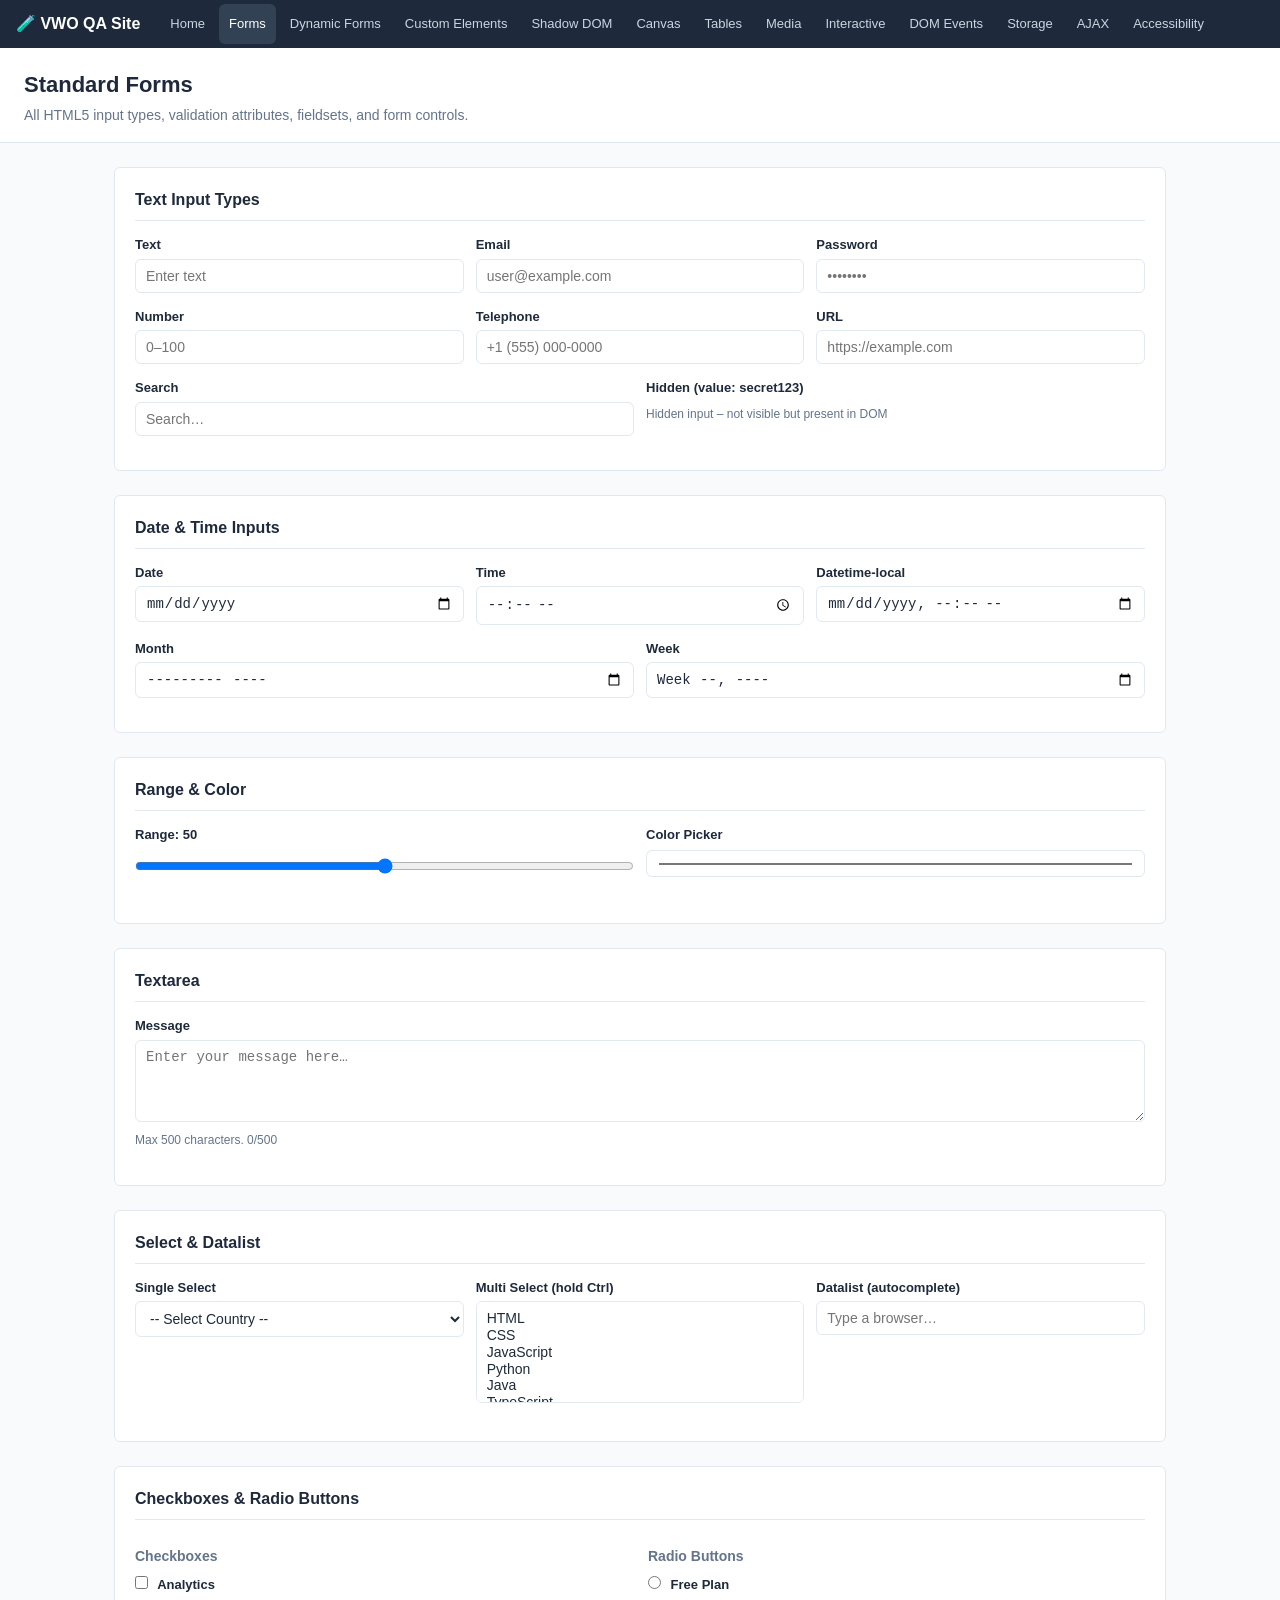
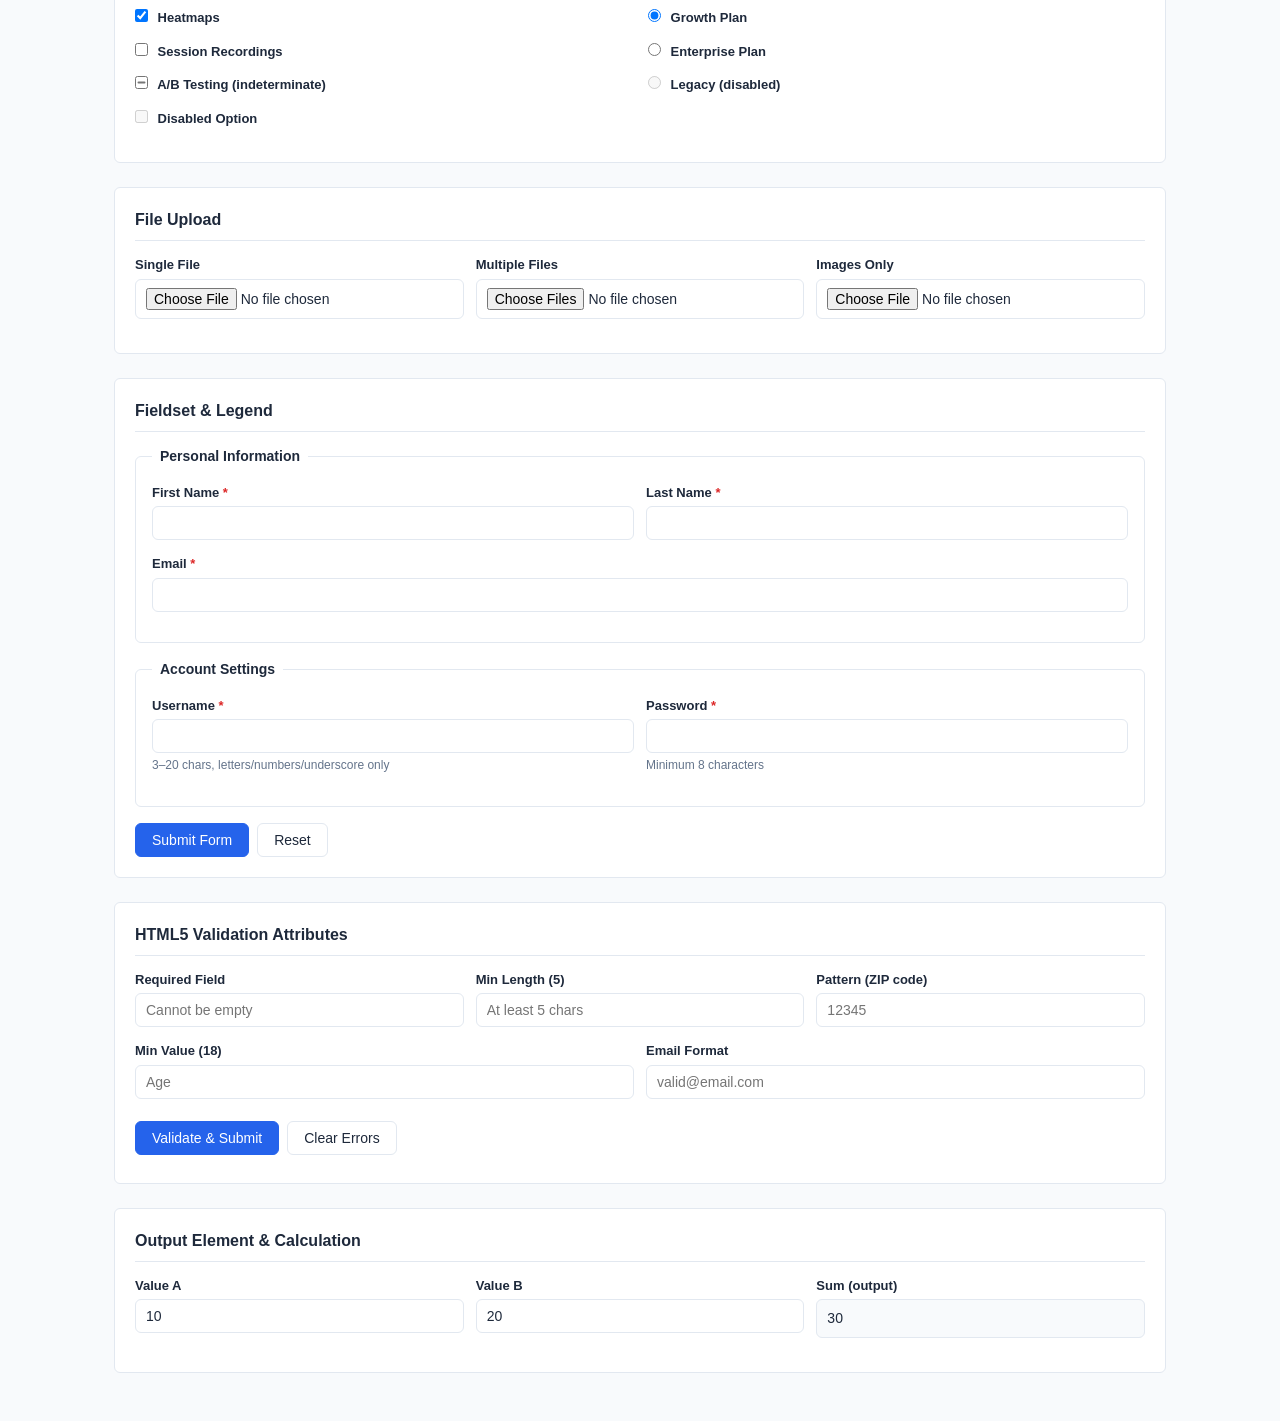
<file: forms.html>
<!DOCTYPE html>
<html lang="en">

<head>
    <meta charset="UTF-8">
    <meta name="viewport" content="width=device-width, initial-scale=1.0">
    <title>VWO QA – Standard Forms</title>
    <meta name="description" content="Standard HTML5 form elements for QA testing.">
    <script src="vwo-loader.js"></script>
    <link rel="stylesheet" href="styles.css">
</head>

<body>

    <nav class="site-nav">
        <span class="nav-brand">🧪 VWO QA Site</span>
        <a href="index.html" onclick="return preserveQueryParams(this)">Home</a>
        <a href="forms.html" onclick="return preserveQueryParams(this)">Forms</a>
        <a href="dynamic-forms.html" onclick="return preserveQueryParams(this)">Dynamic Forms</a>
        <a href="custom-elements.html" onclick="return preserveQueryParams(this)">Custom Elements</a>
        <a href="shadow-dom.html" onclick="return preserveQueryParams(this)">Shadow DOM</a>
        <a href="canvas.html" onclick="return preserveQueryParams(this)">Canvas</a>
        <a href="tables.html" onclick="return preserveQueryParams(this)">Tables</a>
        <a href="media.html" onclick="return preserveQueryParams(this)">Media</a>
        <a href="interactive.html" onclick="return preserveQueryParams(this)">Interactive</a>
        <a href="dom-events.html" onclick="return preserveQueryParams(this)">DOM Events</a>
        <a href="storage.html" onclick="return preserveQueryParams(this)">Storage</a>
        <a href="ajax.html" onclick="return preserveQueryParams(this)">AJAX</a>
        <a href="accessibility.html" onclick="return preserveQueryParams(this)">Accessibility</a>
    </nav>

    <div class="page-header">
        <h1>Standard Forms</h1>
        <p>All HTML5 input types, validation attributes, fieldsets, and form controls.</p>
    </div>

    <main class="content">

        <!-- Text Inputs -->
        <div class="section">
            <h2>Text Input Types</h2>
            <form id="text-inputs-form" novalidate>
                <div class="form-row">
                    <div class="form-group">
                        <label for="inp-text">Text</label>
                        <input type="text" id="inp-text" name="text" placeholder="Enter text" data-testid="text-input">
                    </div>
                    <div class="form-group">
                        <label for="inp-email">Email</label>
                        <input type="email" id="inp-email" name="email" placeholder="user@example.com"
                            data-testid="email-input">
                    </div>
                    <div class="form-group">
                        <label for="inp-password">Password</label>
                        <input type="password" id="inp-password" name="password" placeholder="••••••••"
                            data-testid="password-input">
                    </div>
                </div>
                <div class="form-row">
                    <div class="form-group">
                        <label for="inp-number">Number</label>
                        <input type="number" id="inp-number" name="number" min="0" max="100" step="5"
                            placeholder="0–100" data-testid="number-input">
                    </div>
                    <div class="form-group">
                        <label for="inp-tel">Telephone</label>
                        <input type="tel" id="inp-tel" name="tel" placeholder="+1 (555) 000-0000"
                            data-testid="tel-input">
                    </div>
                    <div class="form-group">
                        <label for="inp-url">URL</label>
                        <input type="url" id="inp-url" name="url" placeholder="https://example.com"
                            data-testid="url-input">
                    </div>
                </div>
                <div class="form-row">
                    <div class="form-group">
                        <label for="inp-search">Search</label>
                        <input type="search" id="inp-search" name="search" placeholder="Search…"
                            data-testid="search-input">
                    </div>
                    <div class="form-group">
                        <label for="inp-hidden">Hidden (value: secret123)</label>
                        <input type="hidden" id="inp-hidden" name="hidden_field" value="secret123">
                        <span class="form-hint">Hidden input – not visible but present in DOM</span>
                    </div>
                </div>
            </form>
        </div>

        <!-- Date & Time -->
        <div class="section">
            <h2>Date &amp; Time Inputs</h2>
            <form id="datetime-form">
                <div class="form-row">
                    <div class="form-group">
                        <label for="inp-date">Date</label>
                        <input type="date" id="inp-date" name="date" data-testid="date-input">
                    </div>
                    <div class="form-group">
                        <label for="inp-time">Time</label>
                        <input type="time" id="inp-time" name="time" data-testid="time-input">
                    </div>
                    <div class="form-group">
                        <label for="inp-datetime">Datetime-local</label>
                        <input type="datetime-local" id="inp-datetime" name="datetime" data-testid="datetime-input">
                    </div>
                </div>
                <div class="form-row">
                    <div class="form-group">
                        <label for="inp-month">Month</label>
                        <input type="month" id="inp-month" name="month" data-testid="month-input">
                    </div>
                    <div class="form-group">
                        <label for="inp-week">Week</label>
                        <input type="week" id="inp-week" name="week" data-testid="week-input">
                    </div>
                </div>
            </form>
        </div>

        <!-- Range & Color -->
        <div class="section">
            <h2>Range &amp; Color</h2>
            <form id="range-color-form">
                <div class="form-row">
                    <div class="form-group">
                        <label for="inp-range">Range: <span id="range-val">50</span></label>
                        <input type="range" id="inp-range" name="range" min="0" max="100" value="50"
                            oninput="document.getElementById('range-val').textContent=this.value"
                            data-testid="range-input">
                    </div>
                    <div class="form-group">
                        <label for="inp-color">Color Picker</label>
                        <input type="color" id="inp-color" name="color" value="#2563eb" data-testid="color-input">
                    </div>
                </div>
            </form>
        </div>

        <!-- Textarea -->
        <div class="section">
            <h2>Textarea</h2>
            <form id="textarea-form">
                <div class="form-group">
                    <label for="inp-textarea">Message</label>
                    <textarea id="inp-textarea" name="message" rows="4" placeholder="Enter your message here…"
                        data-testid="textarea-input" maxlength="500"></textarea>
                    <span class="form-hint">Max 500 characters. <span id="char-count">0</span>/500</span>
                </div>
            </form>
        </div>

        <!-- Select & Datalist -->
        <div class="section">
            <h2>Select &amp; Datalist</h2>
            <form id="select-form">
                <div class="form-row">
                    <div class="form-group">
                        <label for="inp-select">Single Select</label>
                        <select id="inp-select" name="country" data-testid="select-input">
                            <option value="">-- Select Country --</option>
                            <optgroup label="Asia">
                                <option value="in">India</option>
                                <option value="cn">China</option>
                                <option value="jp">Japan</option>
                            </optgroup>
                            <optgroup label="Europe">
                                <option value="uk">United Kingdom</option>
                                <option value="de">Germany</option>
                                <option value="fr">France</option>
                            </optgroup>
                            <optgroup label="Americas">
                                <option value="us">United States</option>
                                <option value="ca">Canada</option>
                            </optgroup>
                        </select>
                    </div>
                    <div class="form-group">
                        <label for="inp-multiselect">Multi Select (hold Ctrl)</label>
                        <select id="inp-multiselect" name="skills" multiple size="5" data-testid="multiselect-input">
                            <option value="html">HTML</option>
                            <option value="css">CSS</option>
                            <option value="js">JavaScript</option>
                            <option value="py">Python</option>
                            <option value="java">Java</option>
                            <option value="ts">TypeScript</option>
                        </select>
                    </div>
                    <div class="form-group">
                        <label for="inp-datalist">Datalist (autocomplete)</label>
                        <input list="browsers-list" id="inp-datalist" name="browser" placeholder="Type a browser…"
                            data-testid="datalist-input">
                        <datalist id="browsers-list">
                            <option value="Chrome">
                            <option value="Firefox">
                            <option value="Safari">
                            <option value="Edge">
                            <option value="Opera">
                            <option value="Brave">
                        </datalist>
                    </div>
                </div>
            </form>
        </div>

        <!-- Checkboxes & Radios -->
        <div class="section">
            <h2>Checkboxes &amp; Radio Buttons</h2>
            <form id="check-radio-form">
                <div class="grid-2">
                    <div>
                        <h3>Checkboxes</h3>
                        <div class="form-group">
                            <label><input type="checkbox" id="chk-1" name="features" value="analytics"
                                    data-testid="checkbox-analytics"> Analytics</label>
                        </div>
                        <div class="form-group">
                            <label><input type="checkbox" id="chk-2" name="features" value="heatmaps" checked
                                    data-testid="checkbox-heatmaps"> Heatmaps</label>
                        </div>
                        <div class="form-group">
                            <label><input type="checkbox" id="chk-3" name="features" value="recordings"
                                    data-testid="checkbox-recordings"> Session Recordings</label>
                        </div>
                        <div class="form-group">
                            <label><input type="checkbox" id="chk-indeterminate" name="features" value="ab"
                                    data-testid="checkbox-indeterminate"> A/B Testing (indeterminate)</label>
                        </div>
                        <div class="form-group">
                            <label><input type="checkbox" id="chk-disabled" name="features" value="disabled" disabled
                                    data-testid="checkbox-disabled"> Disabled Option</label>
                        </div>
                    </div>
                    <div>
                        <h3>Radio Buttons</h3>
                        <div class="form-group">
                            <label><input type="radio" id="rad-1" name="plan" value="free" data-testid="radio-free">
                                Free Plan</label>
                        </div>
                        <div class="form-group">
                            <label><input type="radio" id="rad-2" name="plan" value="growth" checked
                                    data-testid="radio-growth"> Growth Plan</label>
                        </div>
                        <div class="form-group">
                            <label><input type="radio" id="rad-3" name="plan" value="enterprise"
                                    data-testid="radio-enterprise"> Enterprise Plan</label>
                        </div>
                        <div class="form-group">
                            <label><input type="radio" id="rad-disabled" name="plan" value="legacy" disabled
                                    data-testid="radio-disabled"> Legacy (disabled)</label>
                        </div>
                    </div>
                </div>
            </form>
        </div>

        <!-- File Upload -->
        <div class="section">
            <h2>File Upload</h2>
            <form id="file-form">
                <div class="form-row">
                    <div class="form-group">
                        <label for="inp-file-single">Single File</label>
                        <input type="file" id="inp-file-single" name="file" data-testid="file-single">
                    </div>
                    <div class="form-group">
                        <label for="inp-file-multi">Multiple Files</label>
                        <input type="file" id="inp-file-multi" name="files" multiple data-testid="file-multi">
                    </div>
                    <div class="form-group">
                        <label for="inp-file-image">Images Only</label>
                        <input type="file" id="inp-file-image" name="image" accept="image/*" data-testid="file-image">
                    </div>
                </div>
            </form>
        </div>

        <!-- Fieldset & Legend -->
        <div class="section">
            <h2>Fieldset &amp; Legend</h2>
            <form id="fieldset-form">
                <fieldset
                    style="border:1px solid var(--border);border-radius:var(--radius);padding:16px;margin-bottom:16px">
                    <legend style="padding:0 8px;font-weight:600;font-size:14px">Personal Information</legend>
                    <div class="form-row">
                        <div class="form-group">
                            <label for="fs-firstname">First Name <span style="color:var(--danger)">*</span></label>
                            <input type="text" id="fs-firstname" name="firstname" required
                                data-testid="fieldset-firstname">
                        </div>
                        <div class="form-group">
                            <label for="fs-lastname">Last Name <span style="color:var(--danger)">*</span></label>
                            <input type="text" id="fs-lastname" name="lastname" required
                                data-testid="fieldset-lastname">
                        </div>
                    </div>
                    <div class="form-group">
                        <label for="fs-email">Email <span style="color:var(--danger)">*</span></label>
                        <input type="email" id="fs-email" name="email" required data-testid="fieldset-email">
                    </div>
                </fieldset>

                <fieldset
                    style="border:1px solid var(--border);border-radius:var(--radius);padding:16px;margin-bottom:16px">
                    <legend style="padding:0 8px;font-weight:600;font-size:14px">Account Settings</legend>
                    <div class="form-row">
                        <div class="form-group">
                            <label for="fs-username">Username <span style="color:var(--danger)">*</span></label>
                            <input type="text" id="fs-username" name="username" required minlength="3" maxlength="20"
                                pattern="[a-zA-Z0-9_]+" data-testid="fieldset-username">
                            <span class="form-hint">3–20 chars, letters/numbers/underscore only</span>
                        </div>
                        <div class="form-group">
                            <label for="fs-password">Password <span style="color:var(--danger)">*</span></label>
                            <input type="password" id="fs-password" name="password" required minlength="8"
                                data-testid="fieldset-password">
                            <span class="form-hint">Minimum 8 characters</span>
                        </div>
                    </div>
                </fieldset>

                <div class="btn-group">
                    <button type="submit" class="btn btn-primary" id="fieldset-submit">Submit Form</button>
                    <button type="reset" class="btn btn-secondary" id="fieldset-reset">Reset</button>
                </div>
                <div id="fieldset-result" class="output-box mt-8" style="display:none"></div>
            </form>
        </div>

        <!-- HTML5 Validation -->
        <div class="section">
            <h2>HTML5 Validation Attributes</h2>
            <form id="validation-form" novalidate>
                <div class="form-row">
                    <div class="form-group">
                        <label for="val-required">Required Field</label>
                        <input type="text" id="val-required" name="required_field" required
                            placeholder="Cannot be empty" data-testid="val-required">
                        <span class="form-error" id="err-required">This field is required.</span>
                    </div>
                    <div class="form-group">
                        <label for="val-minlength">Min Length (5)</label>
                        <input type="text" id="val-minlength" name="minlen" minlength="5" placeholder="At least 5 chars"
                            data-testid="val-minlength">
                        <span class="form-error" id="err-minlength">Minimum 5 characters required.</span>
                    </div>
                    <div class="form-group">
                        <label for="val-pattern">Pattern (ZIP code)</label>
                        <input type="text" id="val-pattern" name="zip" pattern="\d{5}" placeholder="12345"
                            data-testid="val-pattern">
                        <span class="form-error" id="err-pattern">Must be exactly 5 digits.</span>
                    </div>
                </div>
                <div class="form-row">
                    <div class="form-group">
                        <label for="val-min">Min Value (18)</label>
                        <input type="number" id="val-min" name="age" min="18" max="120" placeholder="Age"
                            data-testid="val-min">
                        <span class="form-error" id="err-min">Must be at least 18.</span>
                    </div>
                    <div class="form-group">
                        <label for="val-email">Email Format</label>
                        <input type="email" id="val-email" name="email_val" placeholder="valid@email.com"
                            data-testid="val-email">
                        <span class="form-error" id="err-email">Enter a valid email address.</span>
                    </div>
                </div>
                <div class="btn-group">
                    <button type="submit" class="btn btn-primary" id="validation-submit">Validate &amp; Submit</button>
                    <button type="button" class="btn btn-secondary" id="validation-clear"
                        onclick="clearValidation()">Clear Errors</button>
                </div>
                <div id="validation-result" class="mt-8"></div>
            </form>
        </div>

        <!-- Output Element -->
        <div class="section">
            <h2>Output Element &amp; Calculation</h2>
            <form id="calc-form" oninput="calcResult.value = parseInt(calcA.value||0) + parseInt(calcB.value||0)">
                <div class="form-row">
                    <div class="form-group">
                        <label for="calcA">Value A</label>
                        <input type="number" id="calcA" name="a" value="10" data-testid="calc-a">
                    </div>
                    <div class="form-group">
                        <label for="calcB">Value B</label>
                        <input type="number" id="calcB" name="b" value="20" data-testid="calc-b">
                    </div>
                    <div class="form-group">
                        <label for="calcResult">Sum (output)</label>
                        <output id="calcResult" name="result" for="calcA calcB"
                            style="display:block;padding:8px 10px;background:var(--bg);border:1px solid var(--border);border-radius:var(--radius);font-size:14px">30</output>
                    </div>
                </div>
            </form>
        </div>

    </main>

    <script src="main.js"></script>
    <script>
        // Char counter
        document.getElementById('inp-textarea').addEventListener('input', function () {
            document.getElementById('char-count').textContent = this.value.length;
        });

        // Indeterminate checkbox
        document.getElementById('chk-indeterminate').indeterminate = true;

        // Validation form
        document.getElementById('validation-form').addEventListener('submit', function (e) {
            e.preventDefault();
            let valid = true;
            const fields = [
                { id: 'val-required', errId: 'err-required', check: v => v.trim() !== '' },
                { id: 'val-minlength', errId: 'err-minlength', check: v => v.length === 0 || v.length >= 5 },
                { id: 'val-pattern', errId: 'err-pattern', check: v => v === '' || /^\d{5}$/.test(v) },
                { id: 'val-min', errId: 'err-min', check: v => v === '' || parseInt(v) >= 18 },
                { id: 'val-email', errId: 'err-email', check: v => v === '' || /^[^\s@]+@[^\s@]+\.[^\s@]+$/.test(v) },
            ];
            fields.forEach(f => {
                const inp = document.getElementById(f.id);
                const err = document.getElementById(f.errId);
                if (!f.check(inp.value)) {
                    err.classList.add('visible');
                    inp.style.borderColor = 'var(--danger)';
                    valid = false;
                } else {
                    err.classList.remove('visible');
                    inp.style.borderColor = '';
                }
            });
            const res = document.getElementById('validation-result');
            if (valid) {
                res.innerHTML = '<div class="alert alert-success">✅ Form is valid! All fields passed validation.</div>';
            } else {
                res.innerHTML = '<div class="alert alert-danger">❌ Please fix the errors above.</div>';
            }
        });

        function clearValidation() {
            document.querySelectorAll('.form-error').forEach(e => e.classList.remove('visible'));
            document.querySelectorAll('#validation-form input').forEach(i => i.style.borderColor = '');
            document.getElementById('validation-result').innerHTML = '';
        }

        // Fieldset form
        document.getElementById('fieldset-form').addEventListener('submit', function (e) {
            e.preventDefault();
            const data = new FormData(this);
            const obj = {};
            data.forEach((v, k) => obj[k] = v);
            const res = document.getElementById('fieldset-result');
            res.style.display = 'block';
            res.textContent = JSON.stringify(obj, null, 2);
        });
    </script>
</body>

</html>
</file>
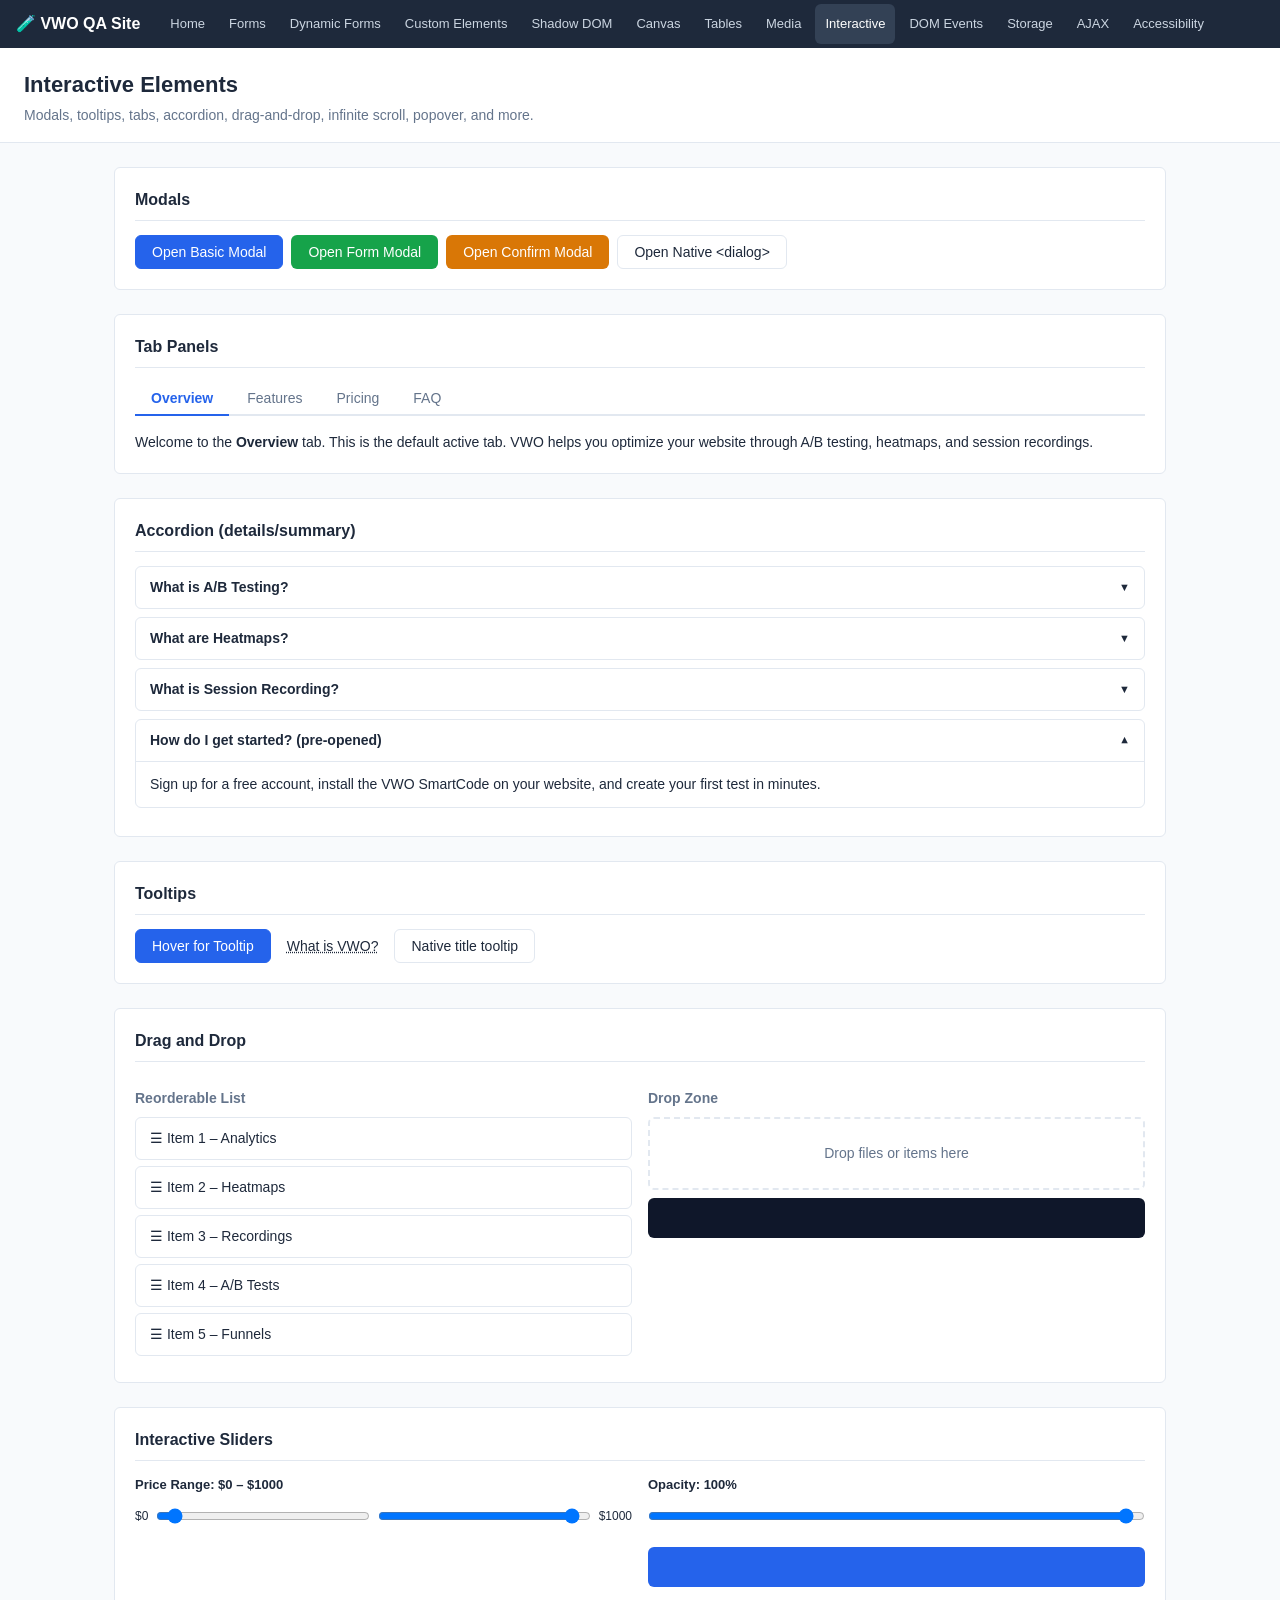
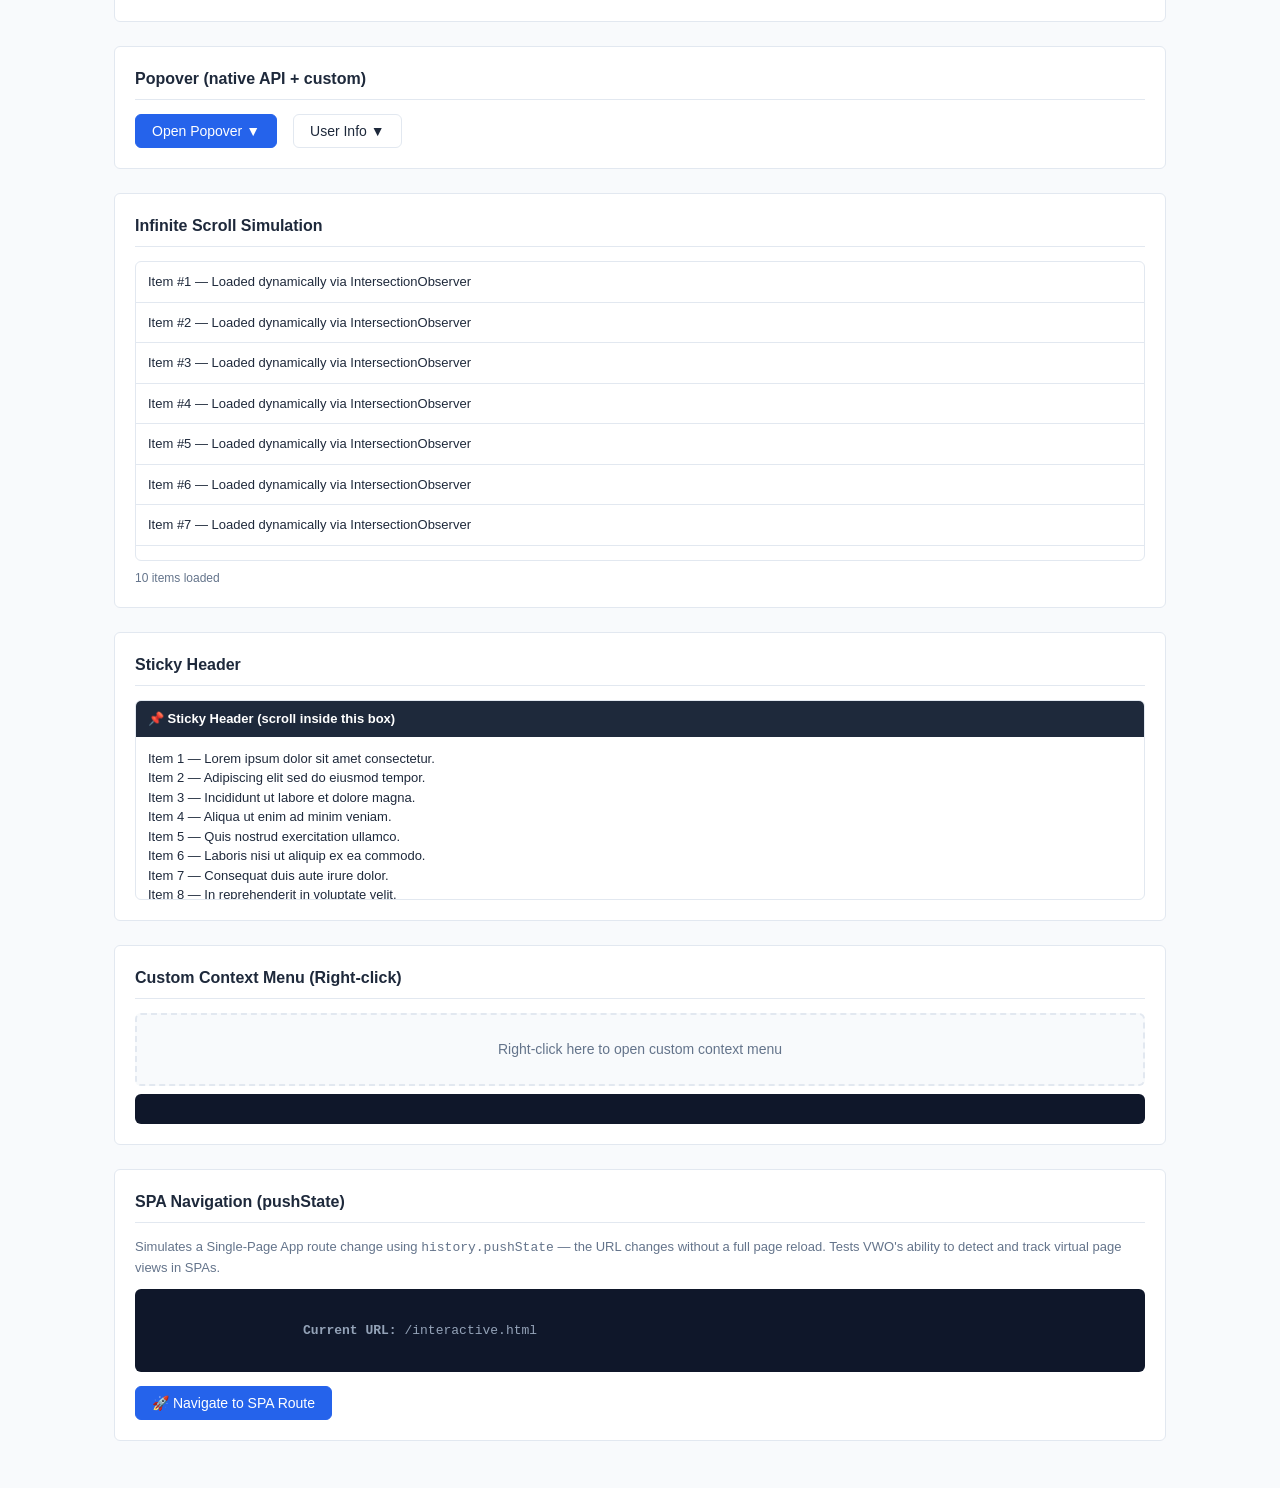
<file: interactive.html>
<!DOCTYPE html>
<html lang="en">

<head>
    <meta charset="UTF-8">
    <meta name="viewport" content="width=device-width, initial-scale=1.0">
    <title>VWO QA – Interactive</title>
    <script src="vwo-loader.js"></script>
    <link rel="stylesheet" href="styles.css">
    <style>
        .popover-host {
            position: relative;
            display: inline-block;
        }

        [popover] {
            position: absolute;
            top: 100%;
            left: 0;
            background: var(--surface);
            border: 1px solid var(--border);
            border-radius: var(--radius);
            padding: 12px;
            box-shadow: var(--shadow);
            z-index: 100;
            min-width: 200px;
            font-size: 13px;
        }

        .drag-list {
            min-height: 60px;
        }

        .sticky-demo {
            height: 200px;
            overflow-y: auto;
            border: 1px solid var(--border);
            border-radius: var(--radius);
        }

        .sticky-header-inner {
            position: sticky;
            top: 0;
            background: #1e293b;
            color: #fff;
            padding: 8px 12px;
            font-size: 13px;
            font-weight: 600;
            z-index: 10;
        }

        .sticky-content {
            padding: 12px;
            font-size: 13px;
        }

        .infinite-item {
            padding: 10px 12px;
            border-bottom: 1px solid var(--border);
            font-size: 13px;
        }
    </style>
</head>

<body>

    <nav class="site-nav">
        <span class="nav-brand">🧪 VWO QA Site</span>
        <a href="index.html" onclick="return preserveQueryParams(this)">Home</a>
        <a href="forms.html" onclick="return preserveQueryParams(this)">Forms</a>
        <a href="dynamic-forms.html" onclick="return preserveQueryParams(this)">Dynamic Forms</a>
        <a href="custom-elements.html" onclick="return preserveQueryParams(this)">Custom Elements</a>
        <a href="shadow-dom.html" onclick="return preserveQueryParams(this)">Shadow DOM</a>
        <a href="canvas.html" onclick="return preserveQueryParams(this)">Canvas</a>
        <a href="tables.html" onclick="return preserveQueryParams(this)">Tables</a>
        <a href="media.html" onclick="return preserveQueryParams(this)">Media</a>
        <a href="interactive.html" onclick="return preserveQueryParams(this)">Interactive</a>
        <a href="dom-events.html" onclick="return preserveQueryParams(this)">DOM Events</a>
        <a href="storage.html" onclick="return preserveQueryParams(this)">Storage</a>
        <a href="ajax.html" onclick="return preserveQueryParams(this)">AJAX</a>
        <a href="accessibility.html" onclick="return preserveQueryParams(this)">Accessibility</a>
    </nav>

    <div class="page-header">
        <h1>Interactive Elements</h1>
        <p>Modals, tooltips, tabs, accordion, drag-and-drop, infinite scroll, popover, and more.</p>
    </div>

    <main class="content">

        <!-- Modals -->
        <div class="section">
            <h2>Modals</h2>
            <div class="btn-group">
                <button class="btn btn-primary" id="open-modal-basic" onclick="openModal('modal-basic')">Open Basic
                    Modal</button>
                <button class="btn btn-success" id="open-modal-form" onclick="openModal('modal-form')">Open Form
                    Modal</button>
                <button class="btn btn-warning" id="open-modal-confirm" onclick="openModal('modal-confirm')">Open
                    Confirm Modal</button>
                <button class="btn btn-secondary" id="open-native-dialog"
                    onclick="document.getElementById('native-dialog').showModal()">Open Native &lt;dialog&gt;</button>
            </div>
        </div>

        <!-- Tabs -->
        <div class="section">
            <h2>Tab Panels</h2>
            <div class="tab-container" id="tabs-main" data-testid="tabs-main">
                <div class="tab-list" role="tablist">
                    <button class="tab-btn active" role="tab" aria-selected="true" id="tab-overview"
                        data-testid="tab-overview">Overview</button>
                    <button class="tab-btn" role="tab" aria-selected="false" id="tab-features"
                        data-testid="tab-features">Features</button>
                    <button class="tab-btn" role="tab" aria-selected="false" id="tab-pricing"
                        data-testid="tab-pricing">Pricing</button>
                    <button class="tab-btn" role="tab" aria-selected="false" id="tab-faq"
                        data-testid="tab-faq">FAQ</button>
                </div>
                <div class="tab-panel active" id="panel-overview" role="tabpanel">
                    <p style="font-size:14px">Welcome to the <strong>Overview</strong> tab. This is the default active
                        tab. VWO helps you optimize your website through A/B testing, heatmaps, and session recordings.
                    </p>
                </div>
                <div class="tab-panel" id="panel-features" role="tabpanel">
                    <ul style="font-size:14px;margin-left:20px">
                        <li>A/B Testing</li>
                        <li>Multivariate Testing</li>
                        <li>Heatmaps</li>
                        <li>Session Recordings</li>
                        <li>Funnel Analysis</li>
                        <li>Form Analytics</li>
                    </ul>
                </div>
                <div class="tab-panel" id="panel-pricing" role="tabpanel">
                    <div class="grid-3">
                        <div class="card">
                            <h3>Free</h3>
                            <p>$0/mo — Up to 10k visitors</p>
                        </div>
                        <div class="card">
                            <h3>Growth</h3>
                            <p>$49/mo — Up to 100k visitors</p>
                        </div>
                        <div class="card">
                            <h3>Enterprise</h3>
                            <p>Custom pricing</p>
                        </div>
                    </div>
                </div>
                <div class="tab-panel" id="panel-faq" role="tabpanel">
                    <details>
                        <summary>What is VWO?</summary>
                        <div class="details-body">VWO is a website optimization platform.</div>
                    </details>
                    <details>
                        <summary>How does A/B testing work?</summary>
                        <div class="details-body">You create two variants and split traffic between them.</div>
                    </details>
                </div>
            </div>
        </div>

        <!-- Accordion -->
        <div class="section">
            <h2>Accordion (details/summary)</h2>
            <details id="acc-1" data-testid="accordion-1">
                <summary>What is A/B Testing?</summary>
                <div class="details-body">A/B testing is a method of comparing two versions of a webpage to determine
                    which one performs better. You split traffic between variant A and variant B and measure conversion
                    rates.</div>
            </details>
            <details id="acc-2" data-testid="accordion-2">
                <summary>What are Heatmaps?</summary>
                <div class="details-body">Heatmaps visually represent where users click, move, and scroll on your
                    website. They help identify areas of high and low engagement.</div>
            </details>
            <details id="acc-3" data-testid="accordion-3">
                <summary>What is Session Recording?</summary>
                <div class="details-body">Session recordings capture real user interactions on your website, including
                    mouse movements, clicks, and scrolling behavior.</div>
            </details>
            <details id="acc-4" open data-testid="accordion-4">
                <summary>How do I get started? (pre-opened)</summary>
                <div class="details-body">Sign up for a free account, install the VWO SmartCode on your website, and
                    create your first test in minutes.</div>
            </details>
        </div>

        <!-- Tooltips -->
        <div class="section">
            <h2>Tooltips</h2>
            <div class="flex gap-16 flex-wrap items-center">
                <div class="tooltip-wrap">
                    <button class="btn btn-primary" id="tooltip-btn-1" data-testid="tooltip-1">Hover for
                        Tooltip</button>
                    <span class="tooltip-text">This is a CSS tooltip!</span>
                </div>
                <div class="tooltip-wrap">
                    <span id="tooltip-span-1" style="text-decoration:underline dotted;cursor:help;font-size:14px"
                        data-testid="tooltip-2">What is VWO?</span>
                    <span class="tooltip-text">Visual Website Optimizer — a CRO platform</span>
                </div>
                <div class="tooltip-wrap">
                    <button class="btn btn-secondary" id="tooltip-btn-2" data-testid="tooltip-3"
                        title="Native browser tooltip via title attribute">Native title tooltip</button>
                    <span class="tooltip-text">Custom tooltip (overrides title)</span>
                </div>
            </div>
        </div>

        <!-- Drag and Drop -->
        <div class="section">
            <h2>Drag and Drop</h2>
            <div class="grid-2">
                <div>
                    <h3>Reorderable List</h3>
                    <div id="drag-list" class="drag-list" data-testid="drag-list">
                        <div class="draggable-item" draggable="true" data-id="1" id="drag-item-1">☰ Item 1 – Analytics
                        </div>
                        <div class="draggable-item" draggable="true" data-id="2" id="drag-item-2">☰ Item 2 – Heatmaps
                        </div>
                        <div class="draggable-item" draggable="true" data-id="3" id="drag-item-3">☰ Item 3 – Recordings
                        </div>
                        <div class="draggable-item" draggable="true" data-id="4" id="drag-item-4">☰ Item 4 – A/B Tests
                        </div>
                        <div class="draggable-item" draggable="true" data-id="5" id="drag-item-5">☰ Item 5 – Funnels
                        </div>
                    </div>
                </div>
                <div>
                    <h3>Drop Zone</h3>
                    <div class="drop-zone" id="drop-zone-1" data-testid="drop-zone">
                        <p>Drop files or items here</p>
                    </div>
                    <div id="drop-log" class="output-box mt-8" style="min-height:40px"></div>
                </div>
            </div>
        </div>

        <!-- Slider / Range -->
        <div class="section">
            <h2>Interactive Sliders</h2>
            <div class="grid-2">
                <div class="form-group">
                    <label>Price Range: $<span id="price-min-val">0</span> – $<span
                            id="price-max-val">1000</span></label>
                    <div style="display:flex;gap:8px;align-items:center">
                        <span style="font-size:12px">$0</span>
                        <input type="range" id="price-min" min="0" max="1000" value="0" step="10" style="flex:1"
                            data-testid="price-min">
                        <input type="range" id="price-max" min="0" max="1000" value="1000" step="10" style="flex:1"
                            data-testid="price-max">
                        <span style="font-size:12px">$1000</span>
                    </div>
                </div>
                <div class="form-group">
                    <label>Opacity: <span id="opacity-val">100</span>%</label>
                    <input type="range" id="opacity-slider" min="0" max="100" value="100" data-testid="opacity-slider">
                    <div id="opacity-demo"
                        style="width:100%;height:40px;background:var(--primary);border-radius:var(--radius);margin-top:8px;transition:opacity 0.1s">
                    </div>
                </div>
            </div>
        </div>

        <!-- Popover -->
        <div class="section">
            <h2>Popover (native API + custom)</h2>
            <div class="flex gap-16 flex-wrap items-center">
                <div class="popover-host">
                    <button class="btn btn-primary" id="popover-btn-1" onclick="togglePopover('pop-1')"
                        data-testid="popover-btn-1">Open Popover ▼</button>
                    <div id="pop-1"
                        style="display:none;position:absolute;top:110%;left:0;background:var(--surface);border:1px solid var(--border);border-radius:var(--radius);padding:14px;box-shadow:0 4px 16px rgba(0,0,0,0.15);z-index:200;min-width:220px">
                        <strong style="font-size:14px">Popover Content</strong>
                        <p style="font-size:13px;margin-top:6px;color:var(--text-muted)">This is a custom popover with
                            additional information.</p>
                        <button class="btn btn-primary btn-sm mt-8" onclick="togglePopover('pop-1')">Close</button>
                    </div>
                </div>
                <div class="popover-host">
                    <button class="btn btn-secondary" id="popover-btn-2" onclick="togglePopover('pop-2')"
                        data-testid="popover-btn-2">User Info ▼</button>
                    <div id="pop-2"
                        style="display:none;position:absolute;top:110%;left:0;background:var(--surface);border:1px solid var(--border);border-radius:var(--radius);padding:14px;box-shadow:0 4px 16px rgba(0,0,0,0.15);z-index:200;min-width:240px">
                        <div style="display:flex;gap:10px;align-items:center">
                            <div
                                style="width:40px;height:40px;border-radius:50%;background:var(--primary);display:flex;align-items:center;justify-content:center;color:#fff;font-weight:bold">
                                JD</div>
                            <div><strong style="font-size:14px">John Doe</strong><br><span
                                    style="font-size:12px;color:var(--text-muted)">john@example.com</span></div>
                        </div>
                        <hr class="divider">
                        <a href="#" style="display:block;font-size:13px;padding:4px 0">Profile Settings</a>
                        <a href="#" style="display:block;font-size:13px;padding:4px 0">Billing</a>
                        <a href="#" style="display:block;font-size:13px;padding:4px 0;color:var(--danger)">Sign Out</a>
                    </div>
                </div>
            </div>
        </div>

        <!-- Infinite Scroll -->
        <div class="section">
            <h2>Infinite Scroll Simulation</h2>
            <div id="infinite-container"
                style="height:300px;overflow-y:auto;border:1px solid var(--border);border-radius:var(--radius)"
                data-testid="infinite-scroll">
                <div id="infinite-list"></div>
                <div id="infinite-loader" style="text-align:center;padding:12px;font-size:13px;color:var(--text-muted)">
                    Loading…</div>
            </div>
            <div id="infinite-status" class="form-hint mt-8"></div>
        </div>

        <!-- Sticky Elements -->
        <div class="section">
            <h2>Sticky Header</h2>
            <div class="sticky-demo" id="sticky-demo" data-testid="sticky-demo">
                <div class="sticky-header-inner">📌 Sticky Header (scroll inside this box)</div>
                <div class="sticky-content">
                    <p>Item 1 — Lorem ipsum dolor sit amet consectetur.</p>
                    <p>Item 2 — Adipiscing elit sed do eiusmod tempor.</p>
                    <p>Item 3 — Incididunt ut labore et dolore magna.</p>
                    <p>Item 4 — Aliqua ut enim ad minim veniam.</p>
                    <p>Item 5 — Quis nostrud exercitation ullamco.</p>
                    <p>Item 6 — Laboris nisi ut aliquip ex ea commodo.</p>
                    <p>Item 7 — Consequat duis aute irure dolor.</p>
                    <p>Item 8 — In reprehenderit in voluptate velit.</p>
                    <p>Item 9 — Esse cillum dolore eu fugiat nulla.</p>
                    <p>Item 10 — Pariatur excepteur sint occaecat.</p>
                </div>
            </div>
        </div>

        <!-- Context Menu -->
        <div class="section">
            <h2>Custom Context Menu (Right-click)</h2>
            <div id="context-target"
                style="background:var(--bg);border:2px dashed var(--border);border-radius:var(--radius);padding:24px;text-align:center;font-size:14px;color:var(--text-muted);cursor:context-menu"
                data-testid="context-target">
                Right-click here to open custom context menu
            </div>
            <div id="context-menu"
                style="display:none;position:fixed;background:var(--surface);border:1px solid var(--border);border-radius:var(--radius);box-shadow:0 4px 16px rgba(0,0,0,0.15);z-index:9999;min-width:160px;overflow:hidden">
                <div class="ctx-item" onclick="ctxAction('copy')" style="padding:8px 14px;font-size:13px;cursor:pointer"
                    data-testid="ctx-copy">📋 Copy</div>
                <div class="ctx-item" onclick="ctxAction('paste')"
                    style="padding:8px 14px;font-size:13px;cursor:pointer" data-testid="ctx-paste">📌 Paste</div>
                <div class="ctx-item" onclick="ctxAction('inspect')"
                    style="padding:8px 14px;font-size:13px;cursor:pointer" data-testid="ctx-inspect">🔍 Inspect</div>
                <hr style="margin:4px 0;border:none;border-top:1px solid var(--border)">
                <div class="ctx-item" onclick="ctxAction('delete')"
                    style="padding:8px 14px;font-size:13px;cursor:pointer;color:var(--danger)" data-testid="ctx-delete">
                    🗑️ Delete</div>
            </div>
            <div id="ctx-log" class="output-box mt-8" style="min-height:30px"></div>
        </div>

        <!-- SPA pushState Navigation -->
        <div class="section" id="spa-section">
            <h2>SPA Navigation (pushState)</h2>
            <p class="text-sm text-muted" style="margin-bottom:12px">
                Simulates a Single-Page App route change using
                <code>history.pushState</code> — the URL changes without a full page reload.
                Tests VWO's ability to detect and track virtual page views in SPAs.
            </p>

            <!-- Normal view -->
            <div id="spa-normal-view">
                <div class="output-box" style="margin-bottom:14px;font-size:13px">
                    <strong>Current URL:</strong> <span id="spa-url-display" style="font-family:monospace"></span>
                </div>
                <div class="btn-group">
                    <button class="btn btn-primary" id="spa-navigate-btn" onclick="navigateToSPA()">
                        🚀 Navigate to SPA Route
                    </button>
                </div>
            </div>

            <!-- SPA virtual page view -->
            <div id="spa-route-view" style="display:none">
                <div class="alert alert-success" style="margin-bottom:14px">
                    ✅ You are now on the SPA route! URL changed via <code>pushState</code> — no page reload occurred.
                </div>
                <div class="output-box" style="margin-bottom:14px;font-size:13px">
                    <strong>Current URL:</strong> <span id="spa-url-display-2" style="font-family:monospace"></span>
                </div>
                <div class="btn-group">
                    <button class="btn btn-secondary" id="spa-back-btn" onclick="history.back()">
                        ← Go Back
                    </button>
                </div>
            </div>
        </div>

    </main>

    <!-- Modals -->
    <div class="modal-overlay" id="modal-basic">
        <div class="modal-box">
            <div class="modal-header">
                <h3>Basic Modal</h3>
                <button class="modal-close" onclick="closeModal('modal-basic')"
                    data-testid="modal-close-basic">✕</button>
            </div>
            <p style="font-size:14px">This is a basic modal dialog. It can contain any content.</p>
            <div class="btn-group mt-16">
                <button class="btn btn-primary" onclick="closeModal('modal-basic')"
                    data-testid="modal-confirm-basic">OK</button>
                <button class="btn btn-secondary" onclick="closeModal('modal-basic')">Cancel</button>
            </div>
        </div>
    </div>

    <div class="modal-overlay" id="modal-form">
        <div class="modal-box">
            <div class="modal-header">
                <h3>Form Modal</h3>
                <button class="modal-close" onclick="closeModal('modal-form')">✕</button>
            </div>
            <form id="modal-inner-form">
                <div class="form-group">
                    <label for="modal-name">Name</label>
                    <input type="text" id="modal-name" placeholder="Your name" data-testid="modal-form-name">
                </div>
                <div class="form-group">
                    <label for="modal-email">Email</label>
                    <input type="email" id="modal-email" placeholder="email@example.com" data-testid="modal-form-email">
                </div>
            </form>
            <div class="btn-group mt-16">
                <button class="btn btn-primary" onclick="submitModalForm()"
                    data-testid="modal-form-submit">Submit</button>
                <button class="btn btn-secondary" onclick="closeModal('modal-form')">Cancel</button>
            </div>
        </div>
    </div>

    <div class="modal-overlay" id="modal-confirm">
        <div class="modal-box">
            <div class="modal-header">
                <h3>⚠️ Confirm Action</h3>
                <button class="modal-close" onclick="closeModal('modal-confirm')">✕</button>
            </div>
            <p style="font-size:14px">Are you sure you want to delete this item? This action cannot be undone.</p>
            <div class="btn-group mt-16">
                <button class="btn btn-danger" onclick="confirmDelete()" data-testid="modal-confirm-yes">Yes,
                    Delete</button>
                <button class="btn btn-secondary" onclick="closeModal('modal-confirm')"
                    data-testid="modal-confirm-no">Cancel</button>
            </div>
        </div>
    </div>

    <dialog id="native-dialog"
        style="border:none;border-radius:8px;padding:24px;box-shadow:0 20px 60px rgba(0,0,0,0.3);max-width:400px"
        data-testid="native-dialog">
        <h3 style="margin-bottom:12px">Native &lt;dialog&gt; Element</h3>
        <p style="font-size:14px;margin-bottom:16px">This uses the native HTML <code>&lt;dialog&gt;</code> element with
            <code>showModal()</code>.
        </p>
        <div class="btn-group">
            <button class="btn btn-primary" onclick="document.getElementById('native-dialog').close()"
                data-testid="native-dialog-close">Close</button>
        </div>
    </dialog>

    <script src="main.js"></script>
    <script>
        // Tabs
        initTabs();

        // Drag and Drop (reorderable list)
        let dragSrc = null;
        document.querySelectorAll('.draggable-item').forEach(item => {
            item.addEventListener('dragstart', function (e) { dragSrc = this; this.classList.add('dragging'); e.dataTransfer.effectAllowed = 'move'; });
            item.addEventListener('dragend', function () { this.classList.remove('dragging'); });
            item.addEventListener('dragover', function (e) { e.preventDefault(); e.dataTransfer.dropEffect = 'move'; });
            item.addEventListener('drop', function (e) {
                e.preventDefault();
                if (dragSrc !== this) {
                    const list = document.getElementById('drag-list');
                    const items = [...list.children];
                    const srcIdx = items.indexOf(dragSrc), tgtIdx = items.indexOf(this);
                    if (srcIdx < tgtIdx) list.insertBefore(dragSrc, this.nextSibling);
                    else list.insertBefore(dragSrc, this);
                }
            });
        });

        // Drop zone
        const dropZone = document.getElementById('drop-zone-1');
        dropZone.addEventListener('dragover', e => { e.preventDefault(); dropZone.classList.add('dragover'); });
        dropZone.addEventListener('dragleave', () => dropZone.classList.remove('dragover'));
        dropZone.addEventListener('drop', e => {
            e.preventDefault(); dropZone.classList.remove('dragover');
            const files = e.dataTransfer.files;
            if (files.length) {
                logToBox('drop-log', `Dropped ${files.length} file(s): ${[...files].map(f => f.name).join(', ')}`, 'success');
            } else {
                const text = e.dataTransfer.getData('text/plain') || 'dragged item';
                logToBox('drop-log', `Dropped: ${text}`, 'info');
            }
        });

        // Sliders
        document.getElementById('price-min').addEventListener('input', function () {
            document.getElementById('price-min-val').textContent = this.value;
        });
        document.getElementById('price-max').addEventListener('input', function () {
            document.getElementById('price-max-val').textContent = this.value;
        });
        document.getElementById('opacity-slider').addEventListener('input', function () {
            document.getElementById('opacity-val').textContent = this.value;
            document.getElementById('opacity-demo').style.opacity = this.value / 100;
        });

        // Popover
        function togglePopover(id) {
            const el = document.getElementById(id);
            el.style.display = el.style.display === 'none' ? 'block' : 'none';
        }
        document.addEventListener('click', e => {
            ['pop-1', 'pop-2'].forEach(id => {
                const el = document.getElementById(id);
                if (!el.parentElement.contains(e.target)) el.style.display = 'none';
            });
        });

        // Infinite scroll
        let infiniteCount = 0;
        function loadMoreItems() {
            const list = document.getElementById('infinite-list');
            for (let i = 0; i < 10; i++) {
                infiniteCount++;
                const item = document.createElement('div');
                item.className = 'infinite-item';
                item.id = 'infinite-item-' + infiniteCount;
                item.dataset.testid = 'infinite-item-' + infiniteCount;
                item.textContent = `Item #${infiniteCount} — Loaded dynamically via IntersectionObserver`;
                list.appendChild(item);
            }
            document.getElementById('infinite-status').textContent = `${infiniteCount} items loaded`;
            if (infiniteCount >= 100) {
                document.getElementById('infinite-loader').textContent = 'All items loaded.';
                observer.disconnect();
            }
        }

        const observer = new IntersectionObserver(entries => {
            if (entries[0].isIntersecting) loadMoreItems();
        }, { root: document.getElementById('infinite-container'), threshold: 0.1 });
        observer.observe(document.getElementById('infinite-loader'));
        loadMoreItems();

        // Context menu
        document.getElementById('context-target').addEventListener('contextmenu', function (e) {
            e.preventDefault();
            const menu = document.getElementById('context-menu');
            menu.style.display = 'block';
            menu.style.left = e.clientX + 'px';
            menu.style.top = e.clientY + 'px';
        });
        document.addEventListener('click', () => document.getElementById('context-menu').style.display = 'none');
        document.querySelectorAll('.ctx-item').forEach(item => {
            item.addEventListener('mouseenter', function () { this.style.background = 'var(--bg)'; });
            item.addEventListener('mouseleave', function () { this.style.background = ''; });
        });
        function ctxAction(action) {
            logToBox('ctx-log', 'Context menu action: ' + action, 'info');
            document.getElementById('context-menu').style.display = 'none';
        }

        // Modal actions
        function submitModalForm() {
            const name = document.getElementById('modal-name').value;
            const email = document.getElementById('modal-email').value;
            alert(`Form submitted!\nName: ${name}\nEmail: ${email}`);
            closeModal('modal-form');
        }
        function confirmDelete() {
            alert('Item deleted! (Demo)');
            closeModal('modal-confirm');
        }

        // Close modal on overlay click
        document.querySelectorAll('.modal-overlay').forEach(overlay => {
            overlay.addEventListener('click', function (e) {
                if (e.target === this) this.classList.remove('open');
            });
        });
        // SPA Navigation
        function getCurrentUrl() {
            return window.location.pathname + window.location.search;
        }

        function updateUrlDisplays() {
            var url = getCurrentUrl();
            var d1 = document.getElementById('spa-url-display');
            var d2 = document.getElementById('spa-url-display-2');
            if (d1) d1.textContent = url;
            if (d2) d2.textContent = url;
        }

        function navigateToSPA() {
            var currentSearch = window.location.search;
            var spaPath = '/spa-nav' + (currentSearch || '');
            window.history.pushState({ page: 'spa' }, 'SPA Route – VWO QA Site', spaPath);
            document.getElementById('spa-normal-view').style.display = 'none';
            document.getElementById('spa-route-view').style.display = 'block';
            updateUrlDisplays();
            console.log('[SPA] pushState →', spaPath);
        }

        function goBackToInteractive() {
            document.getElementById('spa-route-view').style.display = 'none';
            document.getElementById('spa-normal-view').style.display = 'block';
            updateUrlDisplays();
        }

        // Handle browser back/forward buttons
        window.addEventListener('popstate', function (event) {
            if (window.location.pathname.includes('spa-nav')) {
                navigateToSPA();
            } else {
                goBackToInteractive();
            }
        });

        // Init URL display on load
        updateUrlDisplays();
    </script>
</body>

</html>
</file>
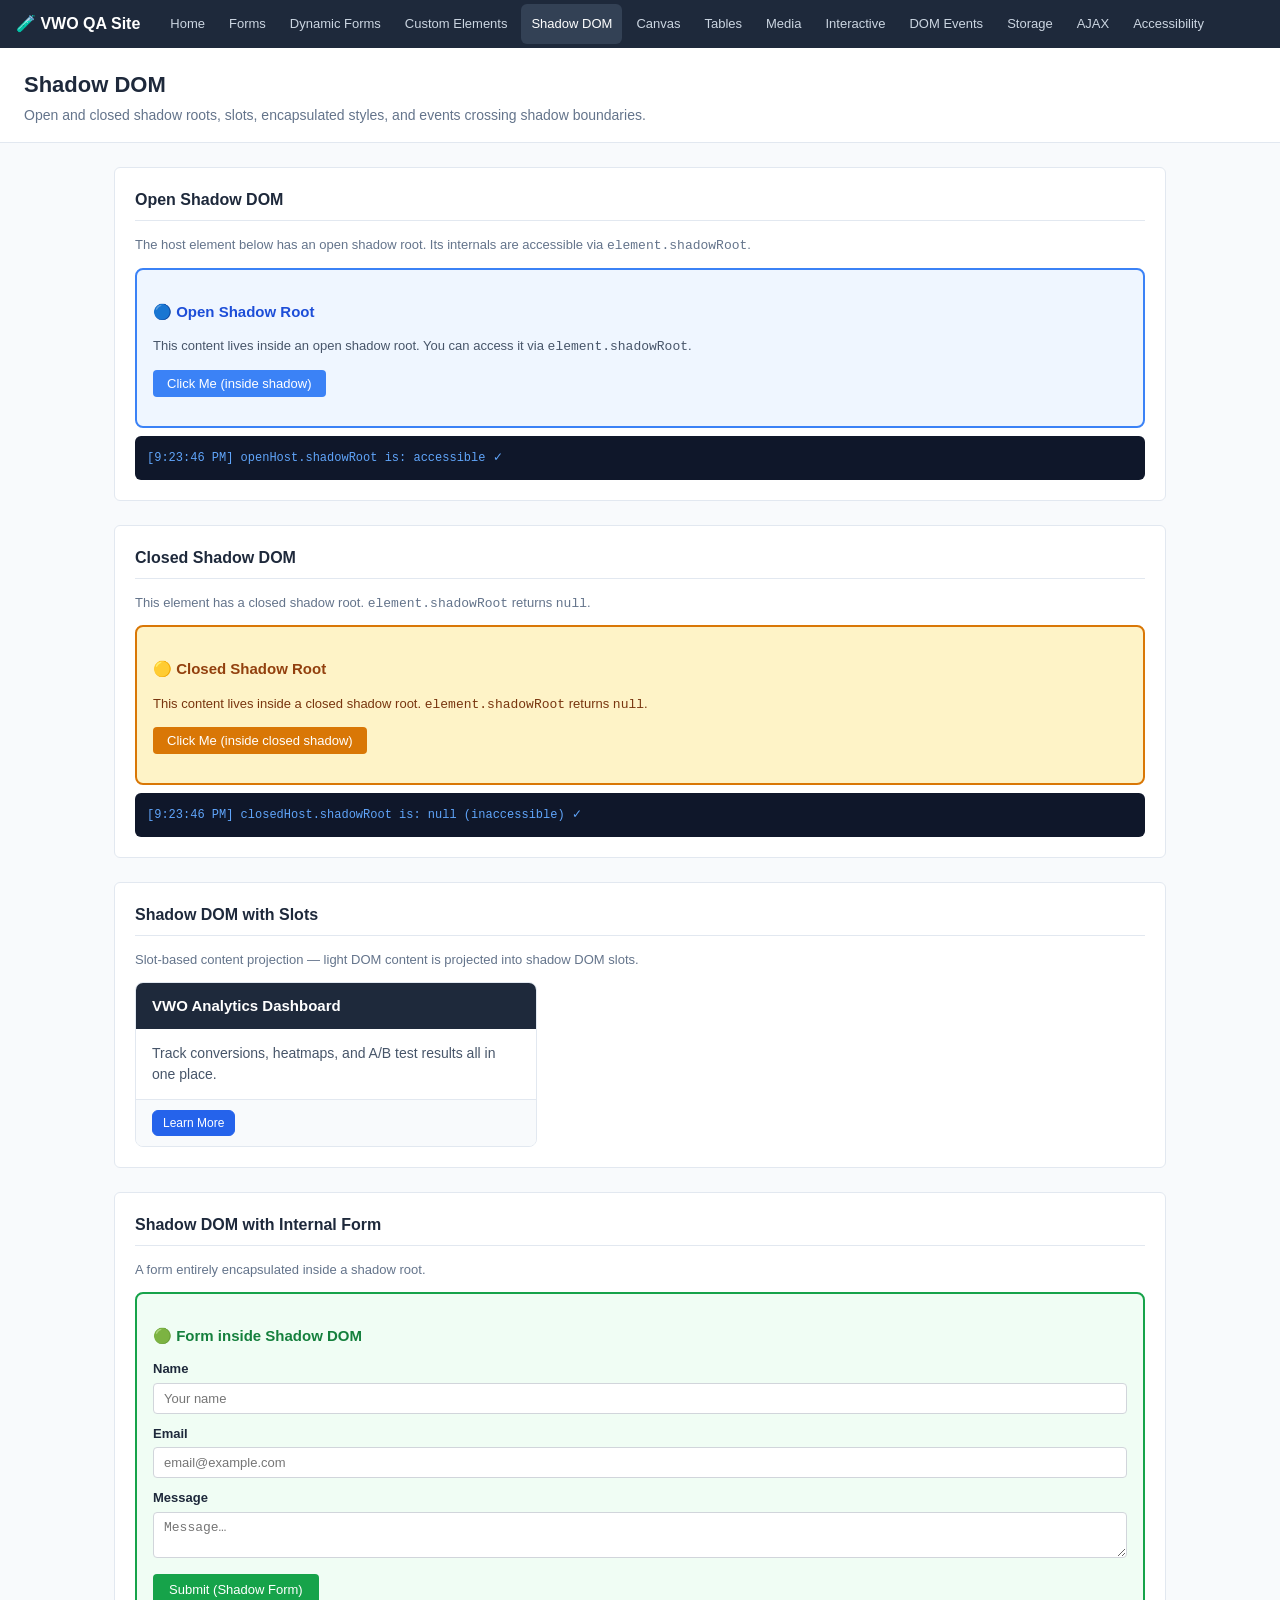
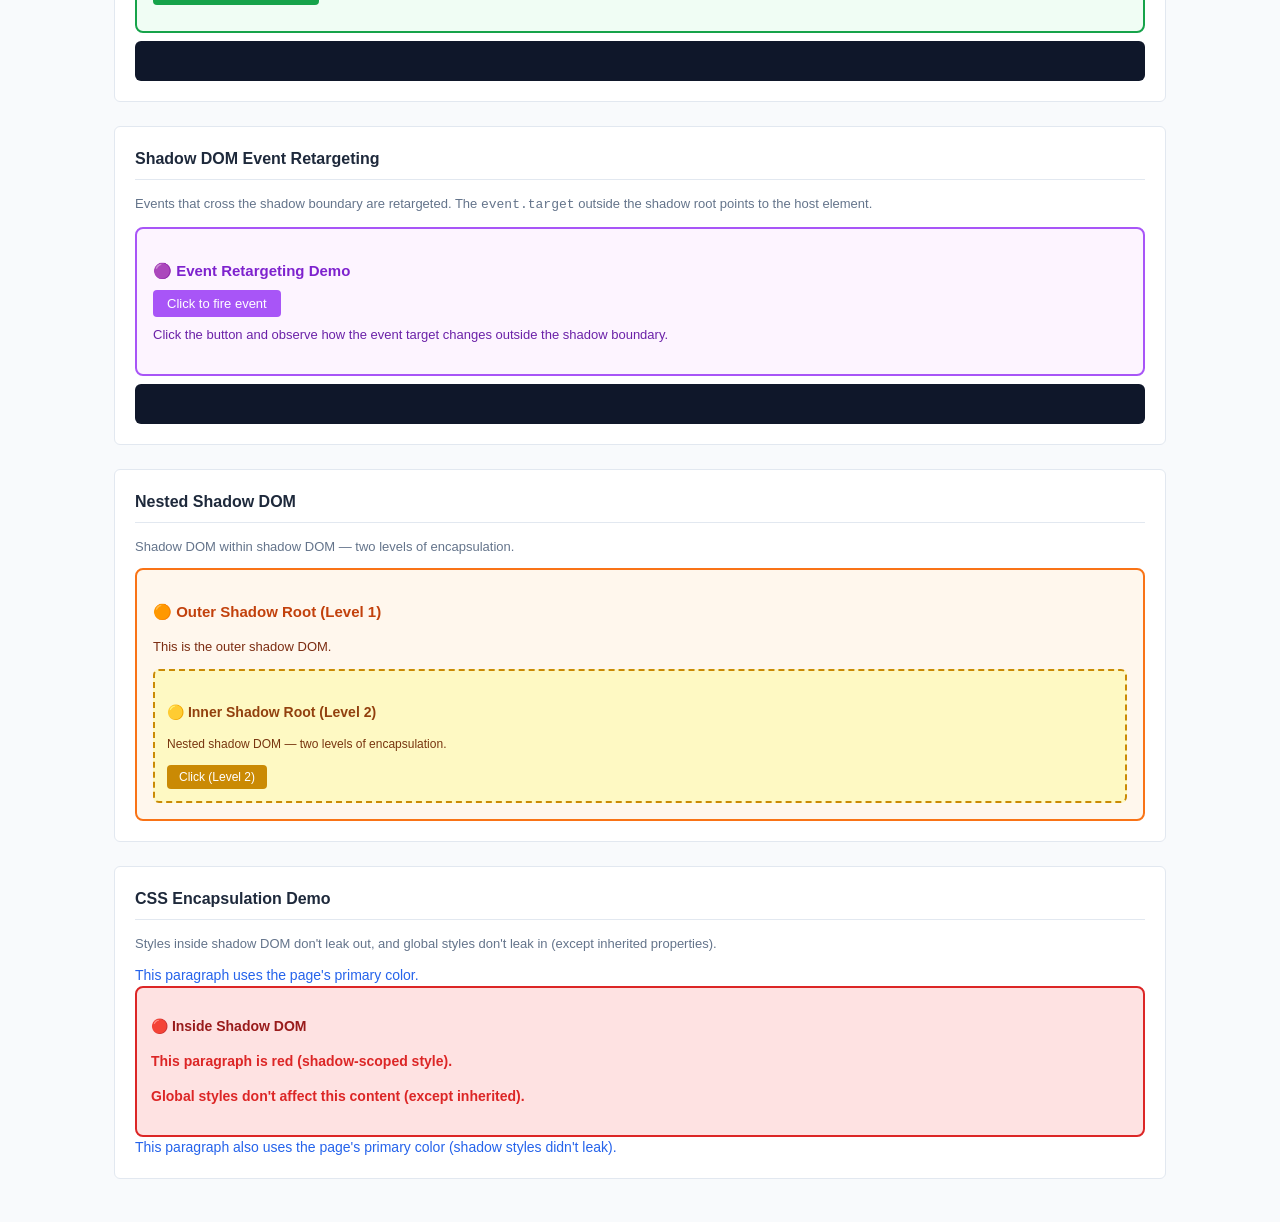
<file: shadow-dom.html>
<!DOCTYPE html>
<html lang="en">

<head>
    <meta charset="UTF-8">
    <meta name="viewport" content="width=device-width, initial-scale=1.0">
    <title>VWO QA – Shadow DOM</title>
    <script src="vwo-loader.js"></script>
    <link rel="stylesheet" href="styles.css">
</head>

<body>

    <nav class="site-nav">
        <span class="nav-brand">🧪 VWO QA Site</span>
        <a href="index.html" onclick="return preserveQueryParams(this)">Home</a>
        <a href="forms.html" onclick="return preserveQueryParams(this)">Forms</a>
        <a href="dynamic-forms.html" onclick="return preserveQueryParams(this)">Dynamic Forms</a>
        <a href="custom-elements.html" onclick="return preserveQueryParams(this)">Custom Elements</a>
        <a href="shadow-dom.html" onclick="return preserveQueryParams(this)">Shadow DOM</a>
        <a href="canvas.html" onclick="return preserveQueryParams(this)">Canvas</a>
        <a href="tables.html" onclick="return preserveQueryParams(this)">Tables</a>
        <a href="media.html" onclick="return preserveQueryParams(this)">Media</a>
        <a href="interactive.html" onclick="return preserveQueryParams(this)">Interactive</a>
        <a href="dom-events.html" onclick="return preserveQueryParams(this)">DOM Events</a>
        <a href="storage.html" onclick="return preserveQueryParams(this)">Storage</a>
        <a href="ajax.html" onclick="return preserveQueryParams(this)">AJAX</a>
        <a href="accessibility.html" onclick="return preserveQueryParams(this)">Accessibility</a>
    </nav>

    <div class="page-header">
        <h1>Shadow DOM</h1>
        <p>Open and closed shadow roots, slots, encapsulated styles, and events crossing shadow boundaries.</p>
    </div>

    <main class="content">

        <!-- Open Shadow DOM -->
        <div class="section">
            <h2>Open Shadow DOM</h2>
            <p class="text-sm text-muted" style="margin-bottom:12px">
                The host element below has an open shadow root. Its internals are accessible via
                <code>element.shadowRoot</code>.
            </p>
            <div id="open-shadow-host" data-testid="open-shadow-host"></div>
            <div class="output-box mt-8" id="open-shadow-log" style="min-height:40px"></div>
        </div>

        <!-- Closed Shadow DOM -->
        <div class="section">
            <h2>Closed Shadow DOM</h2>
            <p class="text-sm text-muted" style="margin-bottom:12px">
                This element has a closed shadow root. <code>element.shadowRoot</code> returns <code>null</code>.
            </p>
            <div id="closed-shadow-host" data-testid="closed-shadow-host"></div>
            <div class="output-box mt-8" id="closed-shadow-log" style="min-height:40px"></div>
        </div>

        <!-- Shadow DOM with Slots -->
        <div class="section">
            <h2>Shadow DOM with Slots</h2>
            <p class="text-sm text-muted" style="margin-bottom:12px">
                Slot-based content projection — light DOM content is projected into shadow DOM slots.
            </p>
            <slotted-card id="slotted-card-1" data-testid="slotted-card">
                <span slot="title">VWO Analytics Dashboard</span>
                <span slot="body">Track conversions, heatmaps, and A/B test results all in one place.</span>
                <span slot="footer">
                    <button class="btn btn-primary btn-sm" id="slotted-btn-1">Learn More</button>
                </span>
            </slotted-card>
        </div>

        <!-- Shadow DOM with Internal Form -->
        <div class="section">
            <h2>Shadow DOM with Internal Form</h2>
            <p class="text-sm text-muted" style="margin-bottom:12px">
                A form entirely encapsulated inside a shadow root.
            </p>
            <shadow-form id="shadow-form-1" data-testid="shadow-form"></shadow-form>
            <div class="output-box mt-8" id="shadow-form-log" style="min-height:40px"></div>
        </div>

        <!-- Shadow DOM Event Retargeting -->
        <div class="section">
            <h2>Shadow DOM Event Retargeting</h2>
            <p class="text-sm text-muted" style="margin-bottom:12px">
                Events that cross the shadow boundary are retargeted. The <code>event.target</code> outside the shadow
                root points to the host element.
            </p>
            <div id="event-retarget-host" data-testid="event-retarget-host"></div>
            <div class="output-box mt-8" id="event-retarget-log" style="min-height:40px"></div>
        </div>

        <!-- Nested Shadow DOM -->
        <div class="section">
            <h2>Nested Shadow DOM</h2>
            <p class="text-sm text-muted" style="margin-bottom:12px">
                Shadow DOM within shadow DOM — two levels of encapsulation.
            </p>
            <nested-shadow id="nested-shadow-1" data-testid="nested-shadow"></nested-shadow>
        </div>

        <!-- Shadow DOM CSS Encapsulation -->
        <div class="section">
            <h2>CSS Encapsulation Demo</h2>
            <p class="text-sm text-muted" style="margin-bottom:12px">
                Styles inside shadow DOM don't leak out, and global styles don't leak in (except inherited properties).
            </p>
            <p style="color:var(--primary);font-size:14px">This paragraph uses the page's primary color.</p>
            <style-encap-demo id="style-encap-1" data-testid="style-encap"></style-encap-demo>
            <p style="color:var(--primary);font-size:14px">This paragraph also uses the page's primary color (shadow
                styles didn't leak).</p>
        </div>

    </main>

    <script src="main.js"></script>
    <script>
        // ===== Open Shadow DOM =====
        const openHost = document.getElementById('open-shadow-host');
        const openShadow = openHost.attachShadow({ mode: 'open' });
        openShadow.innerHTML = `
  <style>
    .shadow-box { background: #eff6ff; border: 2px solid #3b82f6; border-radius: 8px; padding: 16px; font-family: Arial, sans-serif; }
    h3 { color: #1d4ed8; margin-bottom: 8px; font-size: 15px; }
    button { background: #3b82f6; color: #fff; border: none; padding: 6px 14px; border-radius: 4px; cursor: pointer; font-size: 13px; }
    button:hover { background: #2563eb; }
    p { font-size: 13px; color: #475569; }
  </style>
  <div class="shadow-box">
    <h3>🔵 Open Shadow Root</h3>
    <p>This content lives inside an open shadow root. You can access it via <code>element.shadowRoot</code>.</p>
    <button id="shadow-open-btn">Click Me (inside shadow)</button>
    <p id="shadow-open-output" style="margin-top:8px"></p>
  </div>`;

        openShadow.getElementById('shadow-open-btn').addEventListener('click', function () {
            openShadow.getElementById('shadow-open-output').textContent = 'Button clicked at ' + new Date().toLocaleTimeString();
            logToBox('open-shadow-log', 'Click event fired inside open shadow DOM', 'success');
        });

        // Verify accessibility from outside
        logToBox('open-shadow-log', 'openHost.shadowRoot is: ' + (openHost.shadowRoot ? 'accessible ✓' : 'null'), 'info');

        // ===== Closed Shadow DOM =====
        const closedHost = document.getElementById('closed-shadow-host');
        const closedShadow = closedHost.attachShadow({ mode: 'closed' });
        closedShadow.innerHTML = `
  <style>
    .shadow-box { background: #fef3c7; border: 2px solid #d97706; border-radius: 8px; padding: 16px; font-family: Arial, sans-serif; }
    h3 { color: #92400e; margin-bottom: 8px; font-size: 15px; }
    button { background: #d97706; color: #fff; border: none; padding: 6px 14px; border-radius: 4px; cursor: pointer; font-size: 13px; }
    p { font-size: 13px; color: #78350f; }
  </style>
  <div class="shadow-box">
    <h3>🟡 Closed Shadow Root</h3>
    <p>This content lives inside a closed shadow root. <code>element.shadowRoot</code> returns <code>null</code>.</p>
    <button id="shadow-closed-btn">Click Me (inside closed shadow)</button>
    <p id="shadow-closed-output" style="margin-top:8px"></p>
  </div>`;

        closedShadow.getElementById('shadow-closed-btn').addEventListener('click', function () {
            closedShadow.getElementById('shadow-closed-output').textContent = 'Clicked at ' + new Date().toLocaleTimeString();
            logToBox('closed-shadow-log', 'Click event fired inside closed shadow DOM', 'success');
        });

        logToBox('closed-shadow-log', 'closedHost.shadowRoot is: ' + (closedHost.shadowRoot === null ? 'null (inaccessible) ✓' : 'accessible'), 'info');

        // ===== Slotted Card Web Component =====
        class SlottedCard extends HTMLElement {
            connectedCallback() {
                const shadow = this.attachShadow({ mode: 'open' });
                shadow.innerHTML = `
      <style>
        :host { display: block; }
        .card { border: 1px solid #e2e8f0; border-radius: 8px; overflow: hidden; max-width: 400px; font-family: Arial, sans-serif; }
        .card-title { background: #1e293b; color: #fff; padding: 12px 16px; font-size: 15px; font-weight: bold; }
        .card-body { padding: 14px 16px; font-size: 14px; color: #475569; }
        .card-footer { padding: 10px 16px; background: #f8fafc; border-top: 1px solid #e2e8f0; }
      </style>
      <div class="card">
        <div class="card-title"><slot name="title">Card Title</slot></div>
        <div class="card-body"><slot name="body">Card body content.</slot></div>
        <div class="card-footer"><slot name="footer"></slot></div>
      </div>`;
            }
        }
        customElements.define('slotted-card', SlottedCard);

        // ===== Shadow Form Web Component =====
        class ShadowForm extends HTMLElement {
            connectedCallback() {
                const shadow = this.attachShadow({ mode: 'open' });
                shadow.innerHTML = `
      <style>
        :host { display: block; }
        form { background: #f0fdf4; border: 2px solid #16a34a; border-radius: 8px; padding: 16px; font-family: Arial, sans-serif; }
        h3 { color: #15803d; margin-bottom: 12px; font-size: 15px; }
        label { display: block; font-size: 13px; font-weight: 600; margin-bottom: 4px; }
        input, textarea { width: 100%; padding: 7px 10px; border: 1px solid #d1d5db; border-radius: 4px; font-size: 13px; margin-bottom: 10px; box-sizing: border-box; }
        button { background: #16a34a; color: #fff; border: none; padding: 8px 16px; border-radius: 4px; cursor: pointer; font-size: 13px; }
        #result { margin-top: 10px; font-size: 12px; color: #15803d; font-family: monospace; white-space: pre; }
      </style>
      <form id="inner-form">
        <h3>🟢 Form inside Shadow DOM</h3>
        <label for="sf-name">Name</label>
        <input type="text" id="sf-name" placeholder="Your name" data-testid="shadow-form-name">
        <label for="sf-email">Email</label>
        <input type="email" id="sf-email" placeholder="email@example.com" data-testid="shadow-form-email">
        <label for="sf-msg">Message</label>
        <textarea id="sf-msg" rows="2" placeholder="Message…" data-testid="shadow-form-msg"></textarea>
        <button type="submit">Submit (Shadow Form)</button>
        <div id="result"></div>
      </form>`;
                shadow.getElementById('inner-form').addEventListener('submit', e => {
                    e.preventDefault();
                    const data = {
                        name: shadow.getElementById('sf-name').value,
                        email: shadow.getElementById('sf-email').value,
                        message: shadow.getElementById('sf-msg').value
                    };
                    shadow.getElementById('result').textContent = JSON.stringify(data, null, 2);
                    logToBox('shadow-form-log', 'Shadow form submitted: ' + JSON.stringify(data), 'success');
                });
            }
        }
        customElements.define('shadow-form', ShadowForm);

        // ===== Event Retargeting =====
        const retargetHost = document.getElementById('event-retarget-host');
        const retargetShadow = retargetHost.attachShadow({ mode: 'open' });
        retargetShadow.innerHTML = `
  <style>
    div { background: #fdf4ff; border: 2px solid #a855f7; border-radius: 8px; padding: 16px; font-family: Arial, sans-serif; }
    h3 { color: #7e22ce; margin-bottom: 8px; font-size: 15px; }
    button { background: #a855f7; color: #fff; border: none; padding: 6px 14px; border-radius: 4px; cursor: pointer; font-size: 13px; }
    p { font-size: 13px; color: #6b21a8; margin-top: 8px; }
  </style>
  <div>
    <h3>🟣 Event Retargeting Demo</h3>
    <button id="retarget-btn">Click to fire event</button>
    <p>Click the button and observe how the event target changes outside the shadow boundary.</p>
  </div>`;

        retargetShadow.getElementById('retarget-btn').addEventListener('click', function (e) {
            logToBox('event-retarget-log', 'Inside shadow: event.target = ' + e.target.tagName + '#' + e.target.id, 'info');
        });

        retargetHost.addEventListener('click', function (e) {
            logToBox('event-retarget-log', 'Outside shadow: event.target = ' + e.target.tagName + '#' + e.target.id + ' (retargeted to host)', 'success');
        });

        // ===== Nested Shadow DOM =====
        class NestedShadow extends HTMLElement {
            connectedCallback() {
                const outerShadow = this.attachShadow({ mode: 'open' });
                outerShadow.innerHTML = `
      <style>
        :host { display: block; }
        .outer { background: #fff7ed; border: 2px solid #f97316; border-radius: 8px; padding: 16px; font-family: Arial, sans-serif; }
        h3 { color: #c2410c; font-size: 15px; margin-bottom: 8px; }
        #inner-host { margin-top: 12px; }
      </style>
      <div class="outer">
        <h3>🟠 Outer Shadow Root (Level 1)</h3>
        <p style="font-size:13px;color:#7c2d12">This is the outer shadow DOM.</p>
        <div id="inner-host"></div>
      </div>`;
                const innerHost = outerShadow.getElementById('inner-host');
                const innerShadow = innerHost.attachShadow({ mode: 'open' });
                innerShadow.innerHTML = `
      <style>
        :host { display: block; }
        .inner { background: #fef9c3; border: 2px dashed #ca8a04; border-radius: 6px; padding: 12px; font-family: Arial, sans-serif; }
        h4 { color: #92400e; font-size: 14px; margin-bottom: 6px; }
        button { background: #ca8a04; color: #fff; border: none; padding: 5px 12px; border-radius: 4px; cursor: pointer; font-size: 12px; }
      </style>
      <div class="inner">
        <h4>🟡 Inner Shadow Root (Level 2)</h4>
        <p style="font-size:12px;color:#78350f">Nested shadow DOM — two levels of encapsulation.</p>
        <button id="nested-btn">Click (Level 2)</button>
      </div>`;
                innerShadow.getElementById('nested-btn').addEventListener('click', () => {
                    alert('Button inside nested shadow DOM (Level 2) clicked!');
                });
            }
        }
        customElements.define('nested-shadow', NestedShadow);

        // ===== Style Encapsulation Demo =====
        class StyleEncapDemo extends HTMLElement {
            connectedCallback() {
                const shadow = this.attachShadow({ mode: 'open' });
                shadow.innerHTML = `
      <style>
        p { color: #dc2626 !important; font-size: 14px; font-weight: bold; }
        .shadow-container { background: #fee2e2; border: 2px solid #dc2626; border-radius: 8px; padding: 14px; font-family: Arial, sans-serif; }
        h3 { color: #991b1b; font-size: 14px; margin-bottom: 8px; }
      </style>
      <div class="shadow-container">
        <h3>🔴 Inside Shadow DOM</h3>
        <p>This paragraph is red (shadow-scoped style).</p>
        <p>Global styles don't affect this content (except inherited).</p>
      </div>`;
            }
        }
        customElements.define('style-encap-demo', StyleEncapDemo);
    </script>
</body>

</html>
</file>
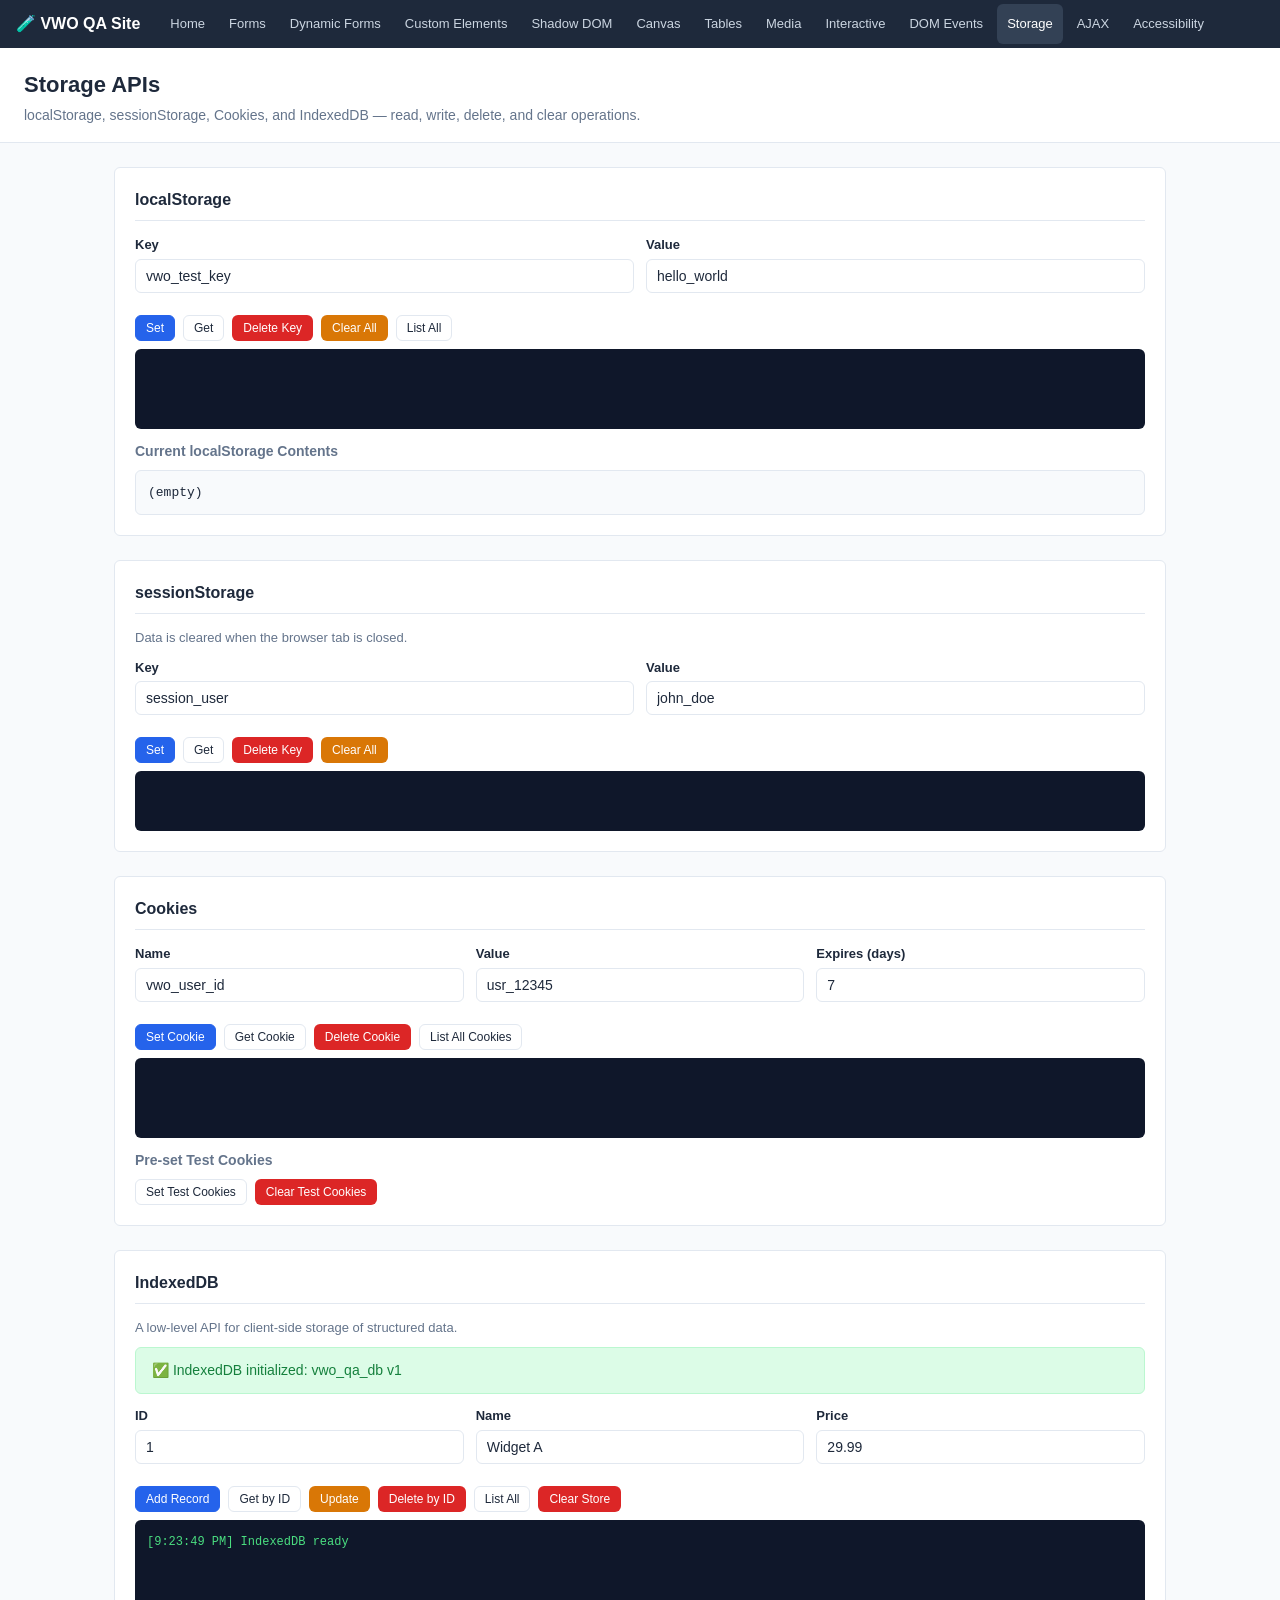
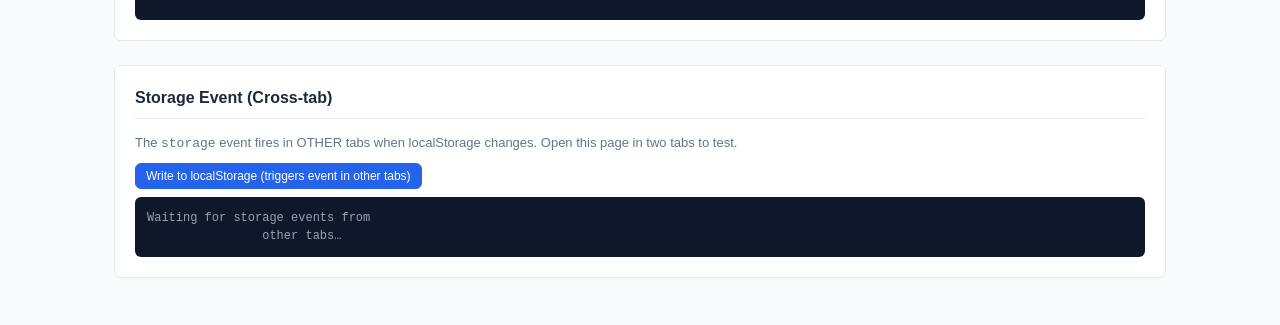
<file: storage.html>
<!DOCTYPE html>
<html lang="en">

<head>
    <meta charset="UTF-8">
    <meta name="viewport" content="width=device-width, initial-scale=1.0">
    <title>VWO QA – Storage</title>
    <script src="vwo-loader.js"></script>
    <link rel="stylesheet" href="styles.css">
</head>

<body>

    <nav class="site-nav">
        <span class="nav-brand">🧪 VWO QA Site</span>
        <a href="index.html" onclick="return preserveQueryParams(this)">Home</a>
        <a href="forms.html" onclick="return preserveQueryParams(this)">Forms</a>
        <a href="dynamic-forms.html" onclick="return preserveQueryParams(this)">Dynamic Forms</a>
        <a href="custom-elements.html" onclick="return preserveQueryParams(this)">Custom Elements</a>
        <a href="shadow-dom.html" onclick="return preserveQueryParams(this)">Shadow DOM</a>
        <a href="canvas.html" onclick="return preserveQueryParams(this)">Canvas</a>
        <a href="tables.html" onclick="return preserveQueryParams(this)">Tables</a>
        <a href="media.html" onclick="return preserveQueryParams(this)">Media</a>
        <a href="interactive.html" onclick="return preserveQueryParams(this)">Interactive</a>
        <a href="dom-events.html" onclick="return preserveQueryParams(this)">DOM Events</a>
        <a href="storage.html" onclick="return preserveQueryParams(this)">Storage</a>
        <a href="ajax.html" onclick="return preserveQueryParams(this)">AJAX</a>
        <a href="accessibility.html" onclick="return preserveQueryParams(this)">Accessibility</a>
    </nav>

    <div class="page-header">
        <h1>Storage APIs</h1>
        <p>localStorage, sessionStorage, Cookies, and IndexedDB — read, write, delete, and clear operations.</p>
    </div>

    <main class="content">

        <!-- localStorage -->
        <div class="section">
            <h2>localStorage</h2>
            <div class="form-row">
                <div class="form-group">
                    <label for="ls-key">Key</label>
                    <input type="text" id="ls-key" placeholder="key" value="vwo_test_key" data-testid="ls-key">
                </div>
                <div class="form-group">
                    <label for="ls-value">Value</label>
                    <input type="text" id="ls-value" placeholder="value" value="hello_world" data-testid="ls-value">
                </div>
            </div>
            <div class="btn-group">
                <button class="btn btn-primary btn-sm" id="ls-set-btn" onclick="lsSet()">Set</button>
                <button class="btn btn-secondary btn-sm" id="ls-get-btn" onclick="lsGet()">Get</button>
                <button class="btn btn-danger btn-sm" id="ls-delete-btn" onclick="lsDelete()">Delete Key</button>
                <button class="btn btn-warning btn-sm" id="ls-clear-btn" onclick="lsClear()">Clear All</button>
                <button class="btn btn-secondary btn-sm" id="ls-list-btn" onclick="lsList()">List All</button>
            </div>
            <div class="output-box mt-8" id="ls-log" style="min-height:80px"></div>
            <div style="margin-top:12px">
                <h3>Current localStorage Contents</h3>
                <div id="ls-display"
                    style="background:var(--bg);border:1px solid var(--border);border-radius:var(--radius);padding:12px;font-size:13px;font-family:monospace;min-height:40px">
                </div>
            </div>
        </div>

        <!-- sessionStorage -->
        <div class="section">
            <h2>sessionStorage</h2>
            <p class="text-sm text-muted" style="margin-bottom:10px">Data is cleared when the browser tab is closed.</p>
            <div class="form-row">
                <div class="form-group">
                    <label for="ss-key">Key</label>
                    <input type="text" id="ss-key" placeholder="key" value="session_user" data-testid="ss-key">
                </div>
                <div class="form-group">
                    <label for="ss-value">Value</label>
                    <input type="text" id="ss-value" placeholder="value" value="john_doe" data-testid="ss-value">
                </div>
            </div>
            <div class="btn-group">
                <button class="btn btn-primary btn-sm" id="ss-set-btn" onclick="ssSet()">Set</button>
                <button class="btn btn-secondary btn-sm" id="ss-get-btn" onclick="ssGet()">Get</button>
                <button class="btn btn-danger btn-sm" id="ss-delete-btn" onclick="ssDelete()">Delete Key</button>
                <button class="btn btn-warning btn-sm" id="ss-clear-btn" onclick="ssClear()">Clear All</button>
            </div>
            <div class="output-box mt-8" id="ss-log" style="min-height:60px"></div>
        </div>

        <!-- Cookies -->
        <div class="section">
            <h2>Cookies</h2>
            <div class="form-row">
                <div class="form-group">
                    <label for="ck-name">Name</label>
                    <input type="text" id="ck-name" placeholder="cookie_name" value="vwo_user_id" data-testid="ck-name">
                </div>
                <div class="form-group">
                    <label for="ck-value">Value</label>
                    <input type="text" id="ck-value" placeholder="cookie_value" value="usr_12345"
                        data-testid="ck-value">
                </div>
                <div class="form-group">
                    <label for="ck-days">Expires (days)</label>
                    <input type="number" id="ck-days" value="7" min="0" max="365" data-testid="ck-days">
                </div>
            </div>
            <div class="btn-group">
                <button class="btn btn-primary btn-sm" id="ck-set-btn" onclick="ckSet()">Set Cookie</button>
                <button class="btn btn-secondary btn-sm" id="ck-get-btn" onclick="ckGet()">Get Cookie</button>
                <button class="btn btn-danger btn-sm" id="ck-delete-btn" onclick="ckDelete()">Delete Cookie</button>
                <button class="btn btn-secondary btn-sm" id="ck-list-btn" onclick="ckList()">List All Cookies</button>
            </div>
            <div class="output-box mt-8" id="ck-log" style="min-height:80px"></div>
            <div style="margin-top:12px">
                <h3>Pre-set Test Cookies</h3>
                <div class="btn-group">
                    <button class="btn btn-secondary btn-sm" onclick="setTestCookies()">Set Test Cookies</button>
                    <button class="btn btn-danger btn-sm" onclick="clearTestCookies()">Clear Test Cookies</button>
                </div>
            </div>
        </div>

        <!-- IndexedDB -->
        <div class="section">
            <h2>IndexedDB</h2>
            <p class="text-sm text-muted" style="margin-bottom:10px">A low-level API for client-side storage of
                structured data.</p>
            <div id="idb-status" class="alert alert-info" style="margin-bottom:12px">Initializing IndexedDB…</div>
            <div class="form-row">
                <div class="form-group">
                    <label for="idb-id">ID</label>
                    <input type="number" id="idb-id" value="1" min="1" data-testid="idb-id">
                </div>
                <div class="form-group">
                    <label for="idb-name">Name</label>
                    <input type="text" id="idb-name" placeholder="Product name" value="Widget A" data-testid="idb-name">
                </div>
                <div class="form-group">
                    <label for="idb-price">Price</label>
                    <input type="number" id="idb-price" value="29.99" step="0.01" data-testid="idb-price">
                </div>
            </div>
            <div class="btn-group">
                <button class="btn btn-primary btn-sm" id="idb-add-btn" onclick="idbAdd()">Add Record</button>
                <button class="btn btn-secondary btn-sm" id="idb-get-btn" onclick="idbGet()">Get by ID</button>
                <button class="btn btn-warning btn-sm" id="idb-update-btn" onclick="idbUpdate()">Update</button>
                <button class="btn btn-danger btn-sm" id="idb-delete-btn" onclick="idbDelete()">Delete by ID</button>
                <button class="btn btn-secondary btn-sm" id="idb-list-btn" onclick="idbList()">List All</button>
                <button class="btn btn-danger btn-sm" id="idb-clear-btn" onclick="idbClear()">Clear Store</button>
            </div>
            <div class="output-box mt-8" id="idb-log" style="min-height:100px"></div>
        </div>

        <!-- Storage Events -->
        <div class="section">
            <h2>Storage Event (Cross-tab)</h2>
            <p class="text-sm text-muted" style="margin-bottom:10px">The <code>storage</code> event fires in OTHER tabs
                when localStorage changes. Open this page in two tabs to test.</p>
            <div class="btn-group">
                <button class="btn btn-primary btn-sm" onclick="triggerStorageEvent()">Write to localStorage (triggers
                    event in other tabs)</button>
            </div>
            <div class="output-box mt-8" id="storage-event-log" style="min-height:60px">Waiting for storage events from
                other tabs…</div>
        </div>

    </main>

    <script src="main.js"></script>
    <script>
        // ===== localStorage =====
        function lsDisplay() {
            const display = document.getElementById('ls-display');
            if (localStorage.length === 0) { display.textContent = '(empty)'; return; }
            const items = [];
            for (let i = 0; i < localStorage.length; i++) {
                const k = localStorage.key(i);
                items.push(`${k}: ${localStorage.getItem(k)}`);
            }
            display.textContent = items.join('\n');
        }

        function lsSet() {
            const k = document.getElementById('ls-key').value.trim();
            const v = document.getElementById('ls-value').value;
            if (!k) { logToBox('ls-log', 'Key cannot be empty', 'error'); return; }
            localStorage.setItem(k, v);
            logToBox('ls-log', `Set: "${k}" = "${v}"`, 'success');
            lsDisplay();
        }
        function lsGet() {
            const k = document.getElementById('ls-key').value.trim();
            const v = localStorage.getItem(k);
            logToBox('ls-log', v !== null ? `Get: "${k}" = "${v}"` : `Key "${k}" not found`, v !== null ? 'success' : 'error');
        }
        function lsDelete() {
            const k = document.getElementById('ls-key').value.trim();
            localStorage.removeItem(k);
            logToBox('ls-log', `Deleted: "${k}"`, 'info');
            lsDisplay();
        }
        function lsClear() {
            localStorage.clear();
            logToBox('ls-log', 'localStorage cleared', 'info');
            lsDisplay();
        }
        function lsList() {
            if (localStorage.length === 0) { logToBox('ls-log', 'localStorage is empty', 'info'); return; }
            for (let i = 0; i < localStorage.length; i++) {
                const k = localStorage.key(i);
                logToBox('ls-log', `[${i}] "${k}" = "${localStorage.getItem(k)}"`, 'info');
            }
        }
        lsDisplay();

        // ===== sessionStorage =====
        function ssSet() {
            const k = document.getElementById('ss-key').value.trim();
            const v = document.getElementById('ss-value').value;
            sessionStorage.setItem(k, v);
            logToBox('ss-log', `Set: "${k}" = "${v}"`, 'success');
        }
        function ssGet() {
            const k = document.getElementById('ss-key').value.trim();
            const v = sessionStorage.getItem(k);
            logToBox('ss-log', v !== null ? `Get: "${k}" = "${v}"` : `Key "${k}" not found`, v !== null ? 'success' : 'error');
        }
        function ssDelete() {
            const k = document.getElementById('ss-key').value.trim();
            sessionStorage.removeItem(k);
            logToBox('ss-log', `Deleted: "${k}"`, 'info');
        }
        function ssClear() {
            sessionStorage.clear();
            logToBox('ss-log', 'sessionStorage cleared', 'info');
        }

        // ===== Cookies =====
        function ckSet() {
            const name = document.getElementById('ck-name').value.trim();
            const value = document.getElementById('ck-value').value;
            const days = parseInt(document.getElementById('ck-days').value);
            Cookie.set(name, value, days);
            logToBox('ck-log', `Set cookie: "${name}" = "${value}" (expires in ${days} days)`, 'success');
        }
        function ckGet() {
            const name = document.getElementById('ck-name').value.trim();
            const v = Cookie.get(name);
            logToBox('ck-log', v !== null ? `Get: "${name}" = "${v}"` : `Cookie "${name}" not found`, v !== null ? 'success' : 'error');
        }
        function ckDelete() {
            const name = document.getElementById('ck-name').value.trim();
            Cookie.delete(name);
            logToBox('ck-log', `Deleted cookie: "${name}"`, 'info');
        }
        function ckList() {
            const cookies = document.cookie;
            if (!cookies) { logToBox('ck-log', 'No cookies found', 'info'); return; }
            cookies.split('; ').forEach(c => logToBox('ck-log', c, 'info'));
        }
        function setTestCookies() {
            Cookie.set('vwo_visitor_id', 'vis_' + Math.random().toString(36).substr(2, 9), 30);
            Cookie.set('vwo_session', 'sess_' + Date.now(), 1);
            Cookie.set('vwo_ab_test', 'variant_B', 7);
            Cookie.set('vwo_goals', 'signup,purchase', 7);
            logToBox('ck-log', 'Test cookies set: vwo_visitor_id, vwo_session, vwo_ab_test, vwo_goals', 'success');
        }
        function clearTestCookies() {
            ['vwo_visitor_id', 'vwo_session', 'vwo_ab_test', 'vwo_goals'].forEach(n => Cookie.delete(n));
            logToBox('ck-log', 'Test cookies cleared', 'info');
        }

        // ===== IndexedDB =====
        let db;
        const DB_NAME = 'vwo_qa_db', DB_VERSION = 1, STORE_NAME = 'products';

        const request = indexedDB.open(DB_NAME, DB_VERSION);
        request.onupgradeneeded = e => {
            db = e.target.result;
            if (!db.objectStoreNames.contains(STORE_NAME)) {
                const store = db.createObjectStore(STORE_NAME, { keyPath: 'id' });
                store.createIndex('name', 'name', { unique: false });
            }
        };
        request.onsuccess = e => {
            db = e.target.result;
            document.getElementById('idb-status').className = 'alert alert-success';
            document.getElementById('idb-status').textContent = '✅ IndexedDB initialized: ' + DB_NAME + ' v' + DB_VERSION;
            logToBox('idb-log', 'IndexedDB ready', 'success');
        };
        request.onerror = e => {
            document.getElementById('idb-status').className = 'alert alert-danger';
            document.getElementById('idb-status').textContent = '❌ IndexedDB error: ' + e.target.error;
        };

        function idbTx(mode) { return db.transaction(STORE_NAME, mode).objectStore(STORE_NAME); }

        function idbAdd() {
            const record = { id: parseInt(document.getElementById('idb-id').value), name: document.getElementById('idb-name').value, price: parseFloat(document.getElementById('idb-price').value) };
            const req = idbTx('readwrite').add(record);
            req.onsuccess = () => logToBox('idb-log', `Added: ${JSON.stringify(record)}`, 'success');
            req.onerror = e => logToBox('idb-log', `Error: ${e.target.error}`, 'error');
        }
        function idbGet() {
            const id = parseInt(document.getElementById('idb-id').value);
            const req = idbTx('readonly').get(id);
            req.onsuccess = e => logToBox('idb-log', e.target.result ? `Got: ${JSON.stringify(e.target.result)}` : `ID ${id} not found`, e.target.result ? 'success' : 'error');
        }
        function idbUpdate() {
            const record = { id: parseInt(document.getElementById('idb-id').value), name: document.getElementById('idb-name').value, price: parseFloat(document.getElementById('idb-price').value) };
            const req = idbTx('readwrite').put(record);
            req.onsuccess = () => logToBox('idb-log', `Updated: ${JSON.stringify(record)}`, 'success');
            req.onerror = e => logToBox('idb-log', `Error: ${e.target.error}`, 'error');
        }
        function idbDelete() {
            const id = parseInt(document.getElementById('idb-id').value);
            const req = idbTx('readwrite').delete(id);
            req.onsuccess = () => logToBox('idb-log', `Deleted ID: ${id}`, 'info');
        }
        function idbList() {
            const req = idbTx('readonly').getAll();
            req.onsuccess = e => {
                const records = e.target.result;
                if (!records.length) { logToBox('idb-log', 'Store is empty', 'info'); return; }
                records.forEach(r => logToBox('idb-log', JSON.stringify(r), 'info'));
            };
        }
        function idbClear() {
            const req = idbTx('readwrite').clear();
            req.onsuccess = () => logToBox('idb-log', 'Store cleared', 'info');
        }

        // ===== Storage Event =====
        let storageEventCount = 0;
        function triggerStorageEvent() {
            storageEventCount++;
            localStorage.setItem('vwo_cross_tab_test', 'event_' + storageEventCount + '_at_' + Date.now());
            logToBox('storage-event-log', 'Wrote to localStorage (check other tabs)', 'info');
        }
        window.addEventListener('storage', e => {
            logToBox('storage-event-log', `Storage event! key="${e.key}" oldValue="${e.oldValue}" newValue="${e.newValue}"`, 'success');
        });
    </script>
</body>

</html>
</file>
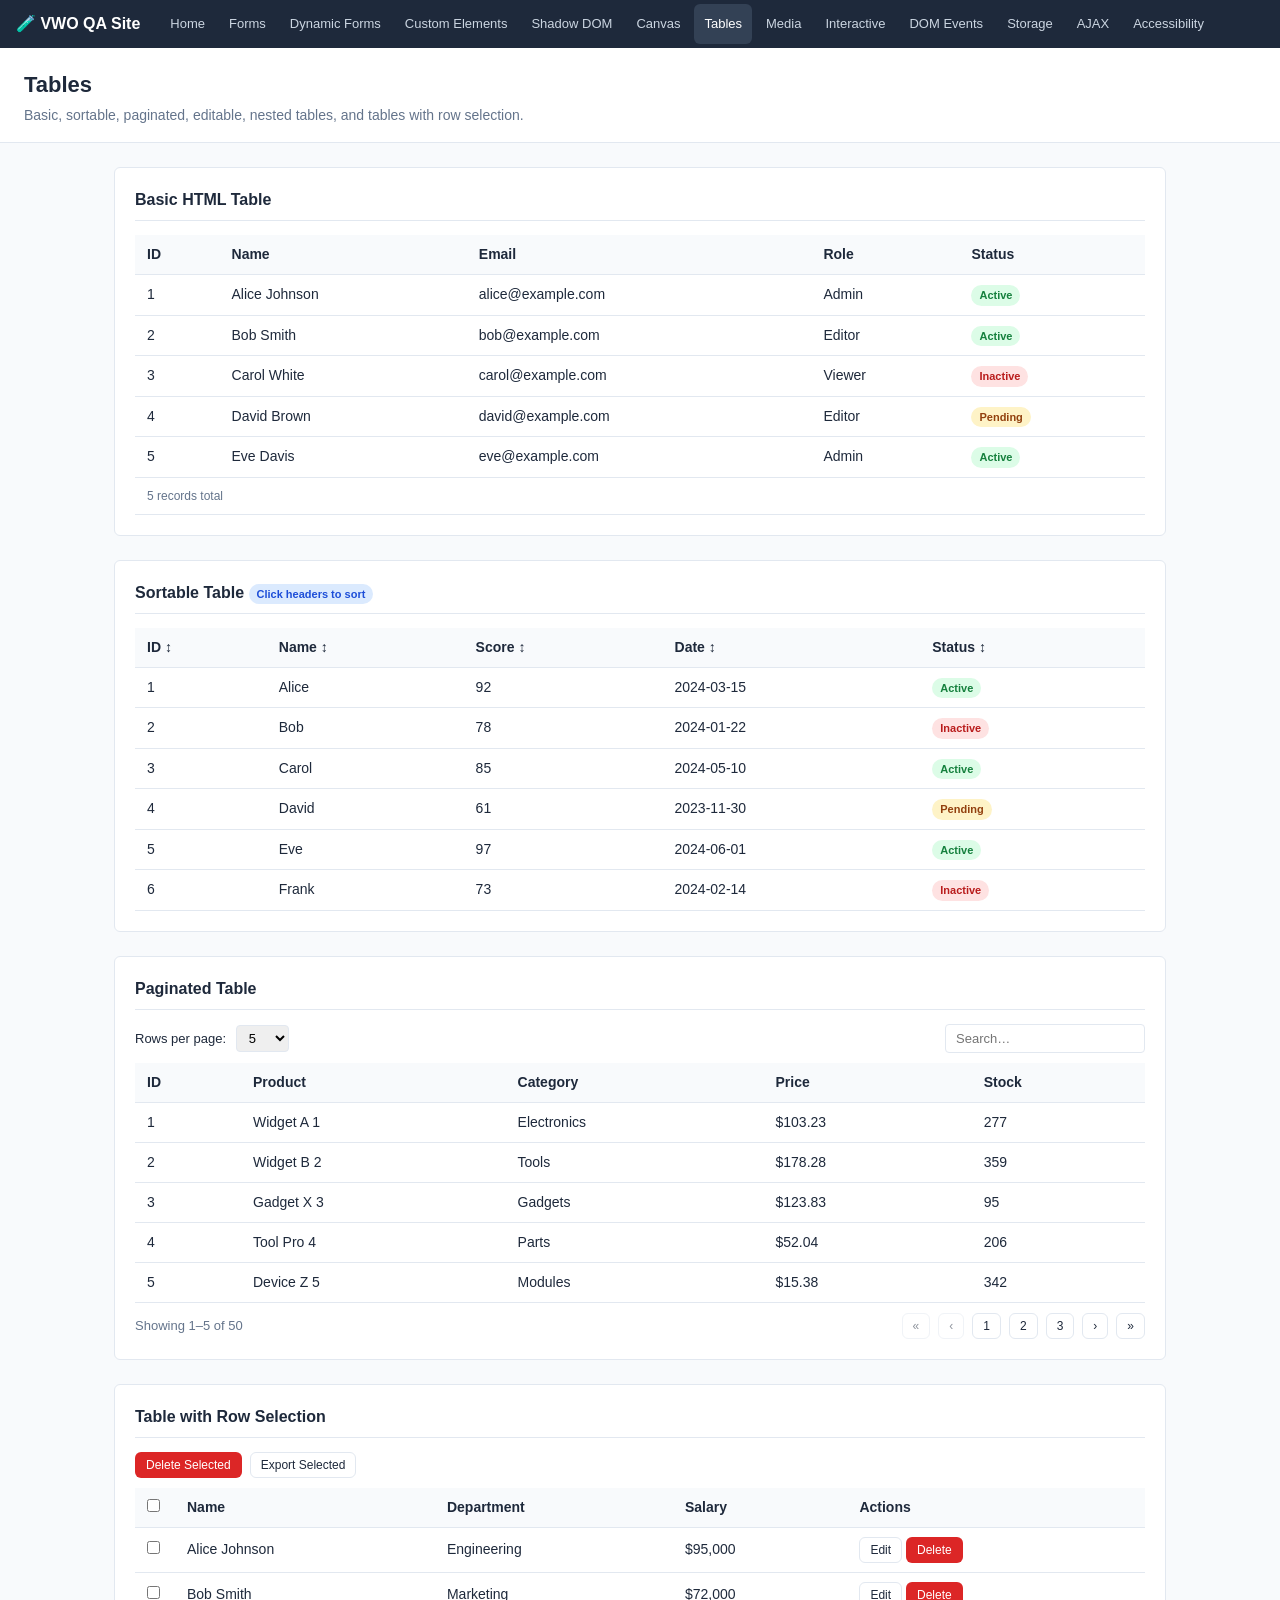
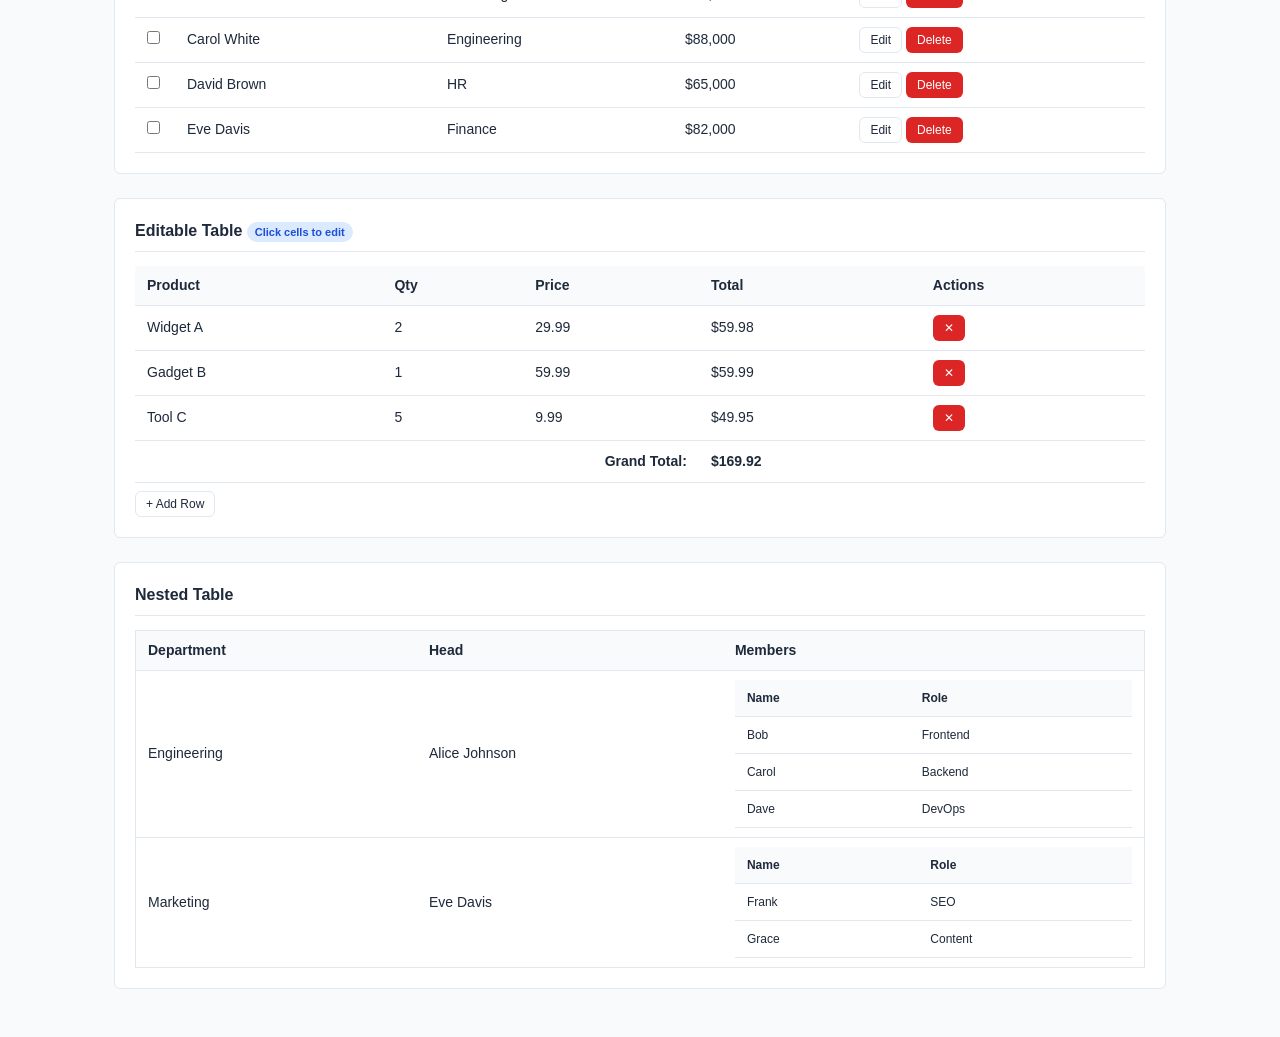
<file: tables.html>
<!DOCTYPE html>
<html lang="en">

<head>
    <meta charset="UTF-8">
    <meta name="viewport" content="width=device-width, initial-scale=1.0">
    <title>VWO QA – Tables</title>
    <script src="vwo-loader.js"></script>
    <link rel="stylesheet" href="styles.css">
</head>

<body>

    <nav class="site-nav">
        <span class="nav-brand">🧪 VWO QA Site</span>
        <a href="index.html" onclick="return preserveQueryParams(this)">Home</a>
        <a href="forms.html" onclick="return preserveQueryParams(this)">Forms</a>
        <a href="dynamic-forms.html" onclick="return preserveQueryParams(this)">Dynamic Forms</a>
        <a href="custom-elements.html" onclick="return preserveQueryParams(this)">Custom Elements</a>
        <a href="shadow-dom.html" onclick="return preserveQueryParams(this)">Shadow DOM</a>
        <a href="canvas.html" onclick="return preserveQueryParams(this)">Canvas</a>
        <a href="tables.html" onclick="return preserveQueryParams(this)">Tables</a>
        <a href="media.html" onclick="return preserveQueryParams(this)">Media</a>
        <a href="interactive.html" onclick="return preserveQueryParams(this)">Interactive</a>
        <a href="dom-events.html" onclick="return preserveQueryParams(this)">DOM Events</a>
        <a href="storage.html" onclick="return preserveQueryParams(this)">Storage</a>
        <a href="ajax.html" onclick="return preserveQueryParams(this)">AJAX</a>
        <a href="accessibility.html" onclick="return preserveQueryParams(this)">Accessibility</a>
    </nav>

    <div class="page-header">
        <h1>Tables</h1>
        <p>Basic, sortable, paginated, editable, nested tables, and tables with row selection.</p>
    </div>

    <main class="content">

        <!-- Basic Table -->
        <div class="section">
            <h2>Basic HTML Table</h2>
            <table id="basic-table" data-testid="basic-table">
                <thead>
                    <tr>
                        <th>ID</th>
                        <th>Name</th>
                        <th>Email</th>
                        <th>Role</th>
                        <th>Status</th>
                    </tr>
                </thead>
                <tbody>
                    <tr>
                        <td>1</td>
                        <td>Alice Johnson</td>
                        <td>alice@example.com</td>
                        <td>Admin</td>
                        <td><span class="badge badge-success">Active</span></td>
                    </tr>
                    <tr>
                        <td>2</td>
                        <td>Bob Smith</td>
                        <td>bob@example.com</td>
                        <td>Editor</td>
                        <td><span class="badge badge-success">Active</span></td>
                    </tr>
                    <tr>
                        <td>3</td>
                        <td>Carol White</td>
                        <td>carol@example.com</td>
                        <td>Viewer</td>
                        <td><span class="badge badge-danger">Inactive</span></td>
                    </tr>
                    <tr>
                        <td>4</td>
                        <td>David Brown</td>
                        <td>david@example.com</td>
                        <td>Editor</td>
                        <td><span class="badge badge-warning">Pending</span></td>
                    </tr>
                    <tr>
                        <td>5</td>
                        <td>Eve Davis</td>
                        <td>eve@example.com</td>
                        <td>Admin</td>
                        <td><span class="badge badge-success">Active</span></td>
                    </tr>
                </tbody>
                <tfoot>
                    <tr>
                        <td colspan="5" style="color:var(--text-muted);font-size:12px">5 records total</td>
                    </tr>
                </tfoot>
            </table>
        </div>

        <!-- Sortable Table -->
        <div class="section">
            <h2>Sortable Table <span class="badge badge-primary" style="font-size:11px">Click headers to sort</span>
            </h2>
            <table id="sortable-table" data-testid="sortable-table">
                <thead>
                    <tr>
                        <th data-col="id" data-type="number">ID <span class="sort-icon">↕</span></th>
                        <th data-col="name" data-type="string">Name <span class="sort-icon">↕</span></th>
                        <th data-col="score" data-type="number">Score <span class="sort-icon">↕</span></th>
                        <th data-col="date" data-type="date">Date <span class="sort-icon">↕</span></th>
                        <th data-col="status" data-type="string">Status <span class="sort-icon">↕</span></th>
                    </tr>
                </thead>
                <tbody id="sortable-tbody"></tbody>
            </table>
        </div>

        <!-- Paginated Table -->
        <div class="section">
            <h2>Paginated Table</h2>
            <div style="display:flex;justify-content:space-between;align-items:center;margin-bottom:10px">
                <div>
                    <label style="font-size:13px">Rows per page:
                        <select id="page-size"
                            style="margin-left:6px;padding:4px 8px;border:1px solid var(--border);border-radius:4px;font-size:13px">
                            <option value="5" selected>5</option>
                            <option value="10">10</option>
                            <option value="20">20</option>
                        </select>
                    </label>
                </div>
                <input type="text" id="table-search" placeholder="Search…"
                    style="padding:6px 10px;border:1px solid var(--border);border-radius:4px;font-size:13px;width:200px"
                    data-testid="table-search">
            </div>
            <table id="paginated-table" data-testid="paginated-table">
                <thead>
                    <tr>
                        <th>ID</th>
                        <th>Product</th>
                        <th>Category</th>
                        <th>Price</th>
                        <th>Stock</th>
                    </tr>
                </thead>
                <tbody id="paginated-tbody"></tbody>
            </table>
            <div style="display:flex;justify-content:space-between;align-items:center;margin-top:10px">
                <span id="page-info" style="font-size:13px;color:var(--text-muted)"></span>
                <div class="btn-group" style="margin:0" id="pagination-controls"></div>
            </div>
        </div>

        <!-- Select All Table -->
        <div class="section">
            <h2>Table with Row Selection</h2>
            <div class="btn-group" style="margin-bottom:10px">
                <button class="btn btn-danger btn-sm" id="delete-selected-btn" onclick="deleteSelected()">Delete
                    Selected</button>
                <button class="btn btn-secondary btn-sm" onclick="exportSelected()">Export Selected</button>
            </div>
            <table id="select-table" data-testid="select-table">
                <thead>
                    <tr>
                        <th style="width:40px"><input type="checkbox" id="select-all-chk" data-testid="select-all"></th>
                        <th>Name</th>
                        <th>Department</th>
                        <th>Salary</th>
                        <th>Actions</th>
                    </tr>
                </thead>
                <tbody id="select-tbody"></tbody>
            </table>
            <div id="select-result" class="output-box mt-8" style="display:none"></div>
        </div>

        <!-- Editable Table -->
        <div class="section">
            <h2>Editable Table <span class="badge badge-primary" style="font-size:11px">Click cells to edit</span></h2>
            <table id="editable-table" data-testid="editable-table">
                <thead>
                    <tr>
                        <th>Product</th>
                        <th>Qty</th>
                        <th>Price</th>
                        <th>Total</th>
                        <th>Actions</th>
                    </tr>
                </thead>
                <tbody id="editable-tbody"></tbody>
                <tfoot>
                    <tr>
                        <td colspan="3" style="text-align:right;font-weight:600;padding:10px 12px">Grand Total:</td>
                        <td id="grand-total" style="font-weight:600;padding:10px 12px">$0.00</td>
                        <td></td>
                    </tr>
                </tfoot>
            </table>
            <button class="btn btn-secondary btn-sm mt-8" onclick="addEditableRow()">+ Add Row</button>
        </div>

        <!-- Nested Table -->
        <div class="section">
            <h2>Nested Table</h2>
            <table id="nested-table" data-testid="nested-table" style="border:1px solid var(--border)">
                <thead>
                    <tr>
                        <th>Department</th>
                        <th>Head</th>
                        <th>Members</th>
                    </tr>
                </thead>
                <tbody>
                    <tr>
                        <td>Engineering</td>
                        <td>Alice Johnson</td>
                        <td>
                            <table style="width:100%;font-size:12px">
                                <tr>
                                    <th>Name</th>
                                    <th>Role</th>
                                </tr>
                                <tr>
                                    <td>Bob</td>
                                    <td>Frontend</td>
                                </tr>
                                <tr>
                                    <td>Carol</td>
                                    <td>Backend</td>
                                </tr>
                                <tr>
                                    <td>Dave</td>
                                    <td>DevOps</td>
                                </tr>
                            </table>
                        </td>
                    </tr>
                    <tr>
                        <td>Marketing</td>
                        <td>Eve Davis</td>
                        <td>
                            <table style="width:100%;font-size:12px">
                                <tr>
                                    <th>Name</th>
                                    <th>Role</th>
                                </tr>
                                <tr>
                                    <td>Frank</td>
                                    <td>SEO</td>
                                </tr>
                                <tr>
                                    <td>Grace</td>
                                    <td>Content</td>
                                </tr>
                            </table>
                        </td>
                    </tr>
                </tbody>
            </table>
        </div>

    </main>

    <script src="main.js"></script>
    <script>
        // ===== Sortable Table =====
        const sortableData = [
            { id: 1, name: 'Alice', score: 92, date: '2024-03-15', status: 'Active' },
            { id: 2, name: 'Bob', score: 78, date: '2024-01-22', status: 'Inactive' },
            { id: 3, name: 'Carol', score: 85, date: '2024-05-10', status: 'Active' },
            { id: 4, name: 'David', score: 61, date: '2023-11-30', status: 'Pending' },
            { id: 5, name: 'Eve', score: 97, date: '2024-06-01', status: 'Active' },
            { id: 6, name: 'Frank', score: 73, date: '2024-02-14', status: 'Inactive' },
        ];
        let sortCol = null, sortDir = 1;

        function renderSortable(data) {
            const tbody = document.getElementById('sortable-tbody');
            tbody.innerHTML = data.map(r => `
    <tr>
      <td>${r.id}</td>
      <td>${r.name}</td>
      <td>${r.score}</td>
      <td>${r.date}</td>
      <td><span class="badge badge-${r.status === 'Active' ? 'success' : r.status === 'Inactive' ? 'danger' : 'warning'}">${r.status}</span></td>
    </tr>`).join('');
        }
        renderSortable(sortableData);

        document.getElementById('sortable-table').querySelectorAll('th[data-col]').forEach(th => {
            th.style.cursor = 'pointer';
            th.addEventListener('click', function () {
                const col = this.dataset.col;
                const type = this.dataset.type;
                if (sortCol === col) sortDir *= -1; else { sortCol = col; sortDir = 1; }
                document.querySelectorAll('#sortable-table .sort-icon').forEach(i => i.textContent = '↕');
                this.querySelector('.sort-icon').textContent = sortDir === 1 ? '↑' : '↓';
                const sorted = [...sortableData].sort((a, b) => {
                    let va = a[col], vb = b[col];
                    if (type === 'number') return (va - vb) * sortDir;
                    if (type === 'date') return (new Date(va) - new Date(vb)) * sortDir;
                    return va.localeCompare(vb) * sortDir;
                });
                renderSortable(sorted);
            });
        });

        // ===== Paginated Table =====
        const products = Array.from({ length: 50 }, (_, i) => ({
            id: i + 1,
            product: ['Widget A', 'Widget B', 'Gadget X', 'Tool Pro', 'Device Z', 'Component Y', 'Module M', 'Unit N', 'Part P', 'Item Q'][i % 10] + ' ' + (i + 1),
            category: ['Electronics', 'Tools', 'Gadgets', 'Parts', 'Modules'][i % 5],
            price: (Math.random() * 200 + 10).toFixed(2),
            stock: Math.floor(Math.random() * 500)
        }));

        let currentPage = 1, filteredProducts = [...products];

        function renderPaginated() {
            const size = parseInt(document.getElementById('page-size').value);
            const start = (currentPage - 1) * size;
            const pageData = filteredProducts.slice(start, start + size);
            document.getElementById('paginated-tbody').innerHTML = pageData.map(p =>
                `<tr><td>${p.id}</td><td>${p.product}</td><td>${p.category}</td><td>$${p.price}</td><td>${p.stock}</td></tr>`
            ).join('');
            const total = filteredProducts.length;
            const pages = Math.ceil(total / size);
            document.getElementById('page-info').textContent = `Showing ${start + 1}–${Math.min(start + size, total)} of ${total}`;
            const ctrl = document.getElementById('pagination-controls');
            ctrl.innerHTML = '';
            const addBtn = (label, page, disabled) => {
                const b = document.createElement('button');
                b.className = 'btn btn-secondary btn-sm' + (page === currentPage ? ' btn-primary' : '');
                b.textContent = label; b.disabled = disabled;
                b.addEventListener('click', () => { currentPage = page; renderPaginated(); });
                ctrl.appendChild(b);
            };
            addBtn('«', 1, currentPage === 1);
            addBtn('‹', currentPage - 1, currentPage === 1);
            const start_p = Math.max(1, currentPage - 2), end_p = Math.min(pages, currentPage + 2);
            for (let p = start_p; p <= end_p; p++) addBtn(p, p, false);
            addBtn('›', currentPage + 1, currentPage === pages);
            addBtn('»', pages, currentPage === pages);
        }
        renderPaginated();

        document.getElementById('page-size').addEventListener('change', () => { currentPage = 1; renderPaginated(); });
        document.getElementById('table-search').addEventListener('input', function () {
            const q = this.value.toLowerCase();
            filteredProducts = products.filter(p => p.product.toLowerCase().includes(q) || p.category.toLowerCase().includes(q));
            currentPage = 1; renderPaginated();
        });

        // ===== Select Table =====
        const employees = [
            { id: 1, name: 'Alice Johnson', dept: 'Engineering', salary: '$95,000' },
            { id: 2, name: 'Bob Smith', dept: 'Marketing', salary: '$72,000' },
            { id: 3, name: 'Carol White', dept: 'Engineering', salary: '$88,000' },
            { id: 4, name: 'David Brown', dept: 'HR', salary: '$65,000' },
            { id: 5, name: 'Eve Davis', dept: 'Finance', salary: '$82,000' },
        ];

        function renderSelectTable() {
            document.getElementById('select-tbody').innerHTML = employees.map(e => `
    <tr id="emp-row-${e.id}">
      <td><input type="checkbox" class="row-chk" data-id="${e.id}" data-testid="row-chk-${e.id}"></td>
      <td>${e.name}</td>
      <td>${e.dept}</td>
      <td>${e.salary}</td>
      <td>
        <button class="btn btn-secondary btn-sm" onclick="editRow(${e.id})">Edit</button>
        <button class="btn btn-danger btn-sm" onclick="deleteRow(${e.id})">Delete</button>
      </td>
    </tr>`).join('');
        }
        renderSelectTable();

        document.getElementById('select-all-chk').addEventListener('change', function () {
            document.querySelectorAll('.row-chk').forEach(c => c.checked = this.checked);
        });

        function getSelected() {
            return [...document.querySelectorAll('.row-chk:checked')].map(c => parseInt(c.dataset.id));
        }

        function deleteSelected() {
            const ids = getSelected();
            if (!ids.length) { alert('No rows selected.'); return; }
            ids.forEach(id => employees.splice(employees.findIndex(e => e.id === id), 1));
            renderSelectTable();
            document.getElementById('select-all-chk').checked = false;
            const res = document.getElementById('select-result');
            res.style.display = 'block';
            res.textContent = 'Deleted IDs: ' + ids.join(', ');
        }

        function exportSelected() {
            const ids = getSelected();
            const data = ids.length ? employees.filter(e => ids.includes(e.id)) : employees;
            const res = document.getElementById('select-result');
            res.style.display = 'block';
            res.textContent = JSON.stringify(data, null, 2);
        }

        function deleteRow(id) {
            employees.splice(employees.findIndex(e => e.id === id), 1);
            renderSelectTable();
        }

        function editRow(id) {
            const emp = employees.find(e => e.id === id);
            const name = prompt('Edit name:', emp.name);
            if (name) { emp.name = name; renderSelectTable(); }
        }

        // ===== Editable Table =====
        let editableRows = [
            { id: 1, product: 'Widget A', qty: 2, price: 29.99 },
            { id: 2, product: 'Gadget B', qty: 1, price: 59.99 },
            { id: 3, product: 'Tool C', qty: 5, price: 9.99 },
        ];
        let nextEditId = 4;

        function renderEditable() {
            const tbody = document.getElementById('editable-tbody');
            tbody.innerHTML = editableRows.map(r => `
    <tr id="edit-row-${r.id}">
      <td contenteditable="true" data-field="product" data-id="${r.id}" class="editable-cell" style="outline:none">${r.product}</td>
      <td contenteditable="true" data-field="qty" data-id="${r.id}" class="editable-cell" style="outline:none">${r.qty}</td>
      <td contenteditable="true" data-field="price" data-id="${r.id}" class="editable-cell" style="outline:none">${r.price.toFixed(2)}</td>
      <td>$${(r.qty * r.price).toFixed(2)}</td>
      <td><button class="btn btn-danger btn-sm" onclick="deleteEditRow(${r.id})">✕</button></td>
    </tr>`).join('');
            updateGrandTotal();
            document.querySelectorAll('.editable-cell').forEach(cell => {
                cell.addEventListener('focus', function () { this.style.background = '#eff6ff'; this.style.outline = '2px solid var(--primary)'; });
                cell.addEventListener('blur', function () {
                    this.style.background = ''; this.style.outline = 'none';
                    const id = parseInt(this.dataset.id), field = this.dataset.field;
                    const row = editableRows.find(r => r.id === id);
                    if (field === 'qty') row.qty = parseInt(this.textContent) || 0;
                    else if (field === 'price') row.price = parseFloat(this.textContent) || 0;
                    else row.product = this.textContent;
                    renderEditable();
                });
            });
        }

        function updateGrandTotal() {
            const total = editableRows.reduce((s, r) => s + r.qty * r.price, 0);
            document.getElementById('grand-total').textContent = '$' + total.toFixed(2);
        }

        function deleteEditRow(id) {
            editableRows = editableRows.filter(r => r.id !== id);
            renderEditable();
        }

        function addEditableRow() {
            editableRows.push({ id: nextEditId++, product: 'New Item', qty: 1, price: 0 });
            renderEditable();
        }

        renderEditable();
    </script>
</body>

</html>
</file>
<file: styles.css>
/* ===== CSS Variables ===== */
:root {
  --primary: #2563eb;
  --primary-dark: #1d4ed8;
  --secondary: #64748b;
  --success: #16a34a;
  --danger: #dc2626;
  --warning: #d97706;
  --bg: #f8fafc;
  --surface: #ffffff;
  --border: #e2e8f0;
  --text: #1e293b;
  --text-muted: #64748b;
  --radius: 6px;
  --shadow: 0 1px 3px rgba(0,0,0,0.12);
}

/* ===== Reset ===== */
*, *::before, *::after { box-sizing: border-box; margin: 0; padding: 0; }
body { font-family: Arial, sans-serif; font-size: 15px; color: var(--text); background: var(--bg); line-height: 1.5; }
a { color: var(--primary); text-decoration: none; }
a:hover { text-decoration: underline; }
img { max-width: 100%; }

/* ===== Navigation ===== */
nav.site-nav {
  background: #1e293b;
  padding: 0 16px;
  display: flex;
  align-items: center;
  flex-wrap: wrap;
  gap: 4px;
  position: sticky;
  top: 0;
  z-index: 1000;
}
nav.site-nav .nav-brand {
  color: #fff;
  font-weight: bold;
  font-size: 16px;
  padding: 12px 8px 12px 0;
  margin-right: 8px;
  white-space: nowrap;
}
nav.site-nav a {
  color: #cbd5e1;
  padding: 10px 10px;
  font-size: 13px;
  border-radius: var(--radius);
  white-space: nowrap;
}
nav.site-nav a:hover, nav.site-nav a.active {
  background: #334155;
  color: #fff;
  text-decoration: none;
}

/* ===== Page Layout ===== */
.page-header {
  background: var(--surface);
  border-bottom: 1px solid var(--border);
  padding: 20px 24px 16px;
}
.page-header h1 { font-size: 22px; margin-bottom: 4px; }
.page-header p { color: var(--text-muted); font-size: 14px; }

main.content { padding: 24px; max-width: 1100px; margin: 0 auto; }

/* ===== Sections ===== */
.section {
  background: var(--surface);
  border: 1px solid var(--border);
  border-radius: var(--radius);
  padding: 20px;
  margin-bottom: 24px;
}
.section h2 { font-size: 16px; margin-bottom: 14px; padding-bottom: 8px; border-bottom: 1px solid var(--border); }
.section h3 { font-size: 14px; margin: 12px 0 8px; color: var(--secondary); }

/* ===== Forms ===== */
.form-group { margin-bottom: 14px; }
.form-group label { display: block; font-size: 13px; font-weight: 600; margin-bottom: 4px; }
.form-group input,
.form-group select,
.form-group textarea {
  width: 100%;
  padding: 8px 10px;
  border: 1px solid var(--border);
  border-radius: var(--radius);
  font-size: 14px;
  background: var(--surface);
  color: var(--text);
}
.form-group input:focus,
.form-group select:focus,
.form-group textarea:focus {
  outline: none;
  border-color: var(--primary);
  box-shadow: 0 0 0 2px rgba(37,99,235,0.15);
}
.form-group input[type="checkbox"],
.form-group input[type="radio"] { width: auto; margin-right: 6px; }
.form-row { display: flex; gap: 12px; flex-wrap: wrap; }
.form-row .form-group { flex: 1; min-width: 180px; }
.form-hint { font-size: 12px; color: var(--text-muted); margin-top: 3px; }
.form-error { font-size: 12px; color: var(--danger); margin-top: 3px; display: none; }
.form-error.visible { display: block; }

/* ===== Buttons ===== */
.btn {
  display: inline-block;
  padding: 8px 16px;
  border-radius: var(--radius);
  border: 1px solid transparent;
  font-size: 14px;
  cursor: pointer;
  font-family: inherit;
  transition: background 0.15s, opacity 0.15s;
}
.btn-primary { background: var(--primary); color: #fff; border-color: var(--primary); }
.btn-primary:hover { background: var(--primary-dark); }
.btn-secondary { background: var(--surface); color: var(--text); border-color: var(--border); }
.btn-secondary:hover { background: var(--bg); }
.btn-success { background: var(--success); color: #fff; }
.btn-danger { background: var(--danger); color: #fff; }
.btn-warning { background: var(--warning); color: #fff; }
.btn-sm { padding: 5px 10px; font-size: 12px; }
.btn-lg { padding: 12px 24px; font-size: 16px; }
.btn:disabled { opacity: 0.5; cursor: not-allowed; }
.btn-group { display: flex; gap: 8px; flex-wrap: wrap; margin-top: 8px; }

/* ===== Tables ===== */
table { width: 100%; border-collapse: collapse; font-size: 14px; }
th, td { padding: 9px 12px; text-align: left; border-bottom: 1px solid var(--border); }
th { background: var(--bg); font-weight: 600; cursor: pointer; }
th:hover { background: #e2e8f0; }
tr:hover td { background: #f1f5f9; }

/* ===== Badges / Tags ===== */
.badge {
  display: inline-block;
  padding: 2px 8px;
  border-radius: 99px;
  font-size: 11px;
  font-weight: 600;
}
.badge-primary { background: #dbeafe; color: #1d4ed8; }
.badge-success { background: #dcfce7; color: #15803d; }
.badge-danger { background: #fee2e2; color: #b91c1c; }
.badge-warning { background: #fef3c7; color: #92400e; }

/* ===== Alerts ===== */
.alert { padding: 12px 16px; border-radius: var(--radius); margin-bottom: 12px; font-size: 14px; }
.alert-info { background: #dbeafe; color: #1e40af; border: 1px solid #bfdbfe; }
.alert-success { background: #dcfce7; color: #15803d; border: 1px solid #bbf7d0; }
.alert-danger { background: #fee2e2; color: #b91c1c; border: 1px solid #fecaca; }
.alert-warning { background: #fef3c7; color: #92400e; border: 1px solid #fde68a; }

/* ===== Output / Log boxes ===== */
.output-box {
  background: #0f172a;
  color: #94a3b8;
  font-family: monospace;
  font-size: 12px;
  padding: 12px;
  border-radius: var(--radius);
  min-height: 60px;
  max-height: 200px;
  overflow-y: auto;
  white-space: pre-wrap;
  word-break: break-all;
}
.output-box .log-entry { padding: 1px 0; }
.output-box .log-success { color: #4ade80; }
.output-box .log-error { color: #f87171; }
.output-box .log-info { color: #60a5fa; }

/* ===== Tabs ===== */
.tab-list { display: flex; border-bottom: 2px solid var(--border); margin-bottom: 16px; gap: 2px; }
.tab-btn {
  padding: 8px 16px;
  border: none;
  background: none;
  cursor: pointer;
  font-size: 14px;
  color: var(--text-muted);
  border-bottom: 2px solid transparent;
  margin-bottom: -2px;
}
.tab-btn.active { color: var(--primary); border-bottom-color: var(--primary); font-weight: 600; }
.tab-panel { display: none; }
.tab-panel.active { display: block; }

/* ===== Accordion ===== */
details { border: 1px solid var(--border); border-radius: var(--radius); margin-bottom: 8px; }
details summary { padding: 10px 14px; cursor: pointer; font-weight: 600; font-size: 14px; list-style: none; display: flex; justify-content: space-between; align-items: center; }
details summary::after { content: '▼'; font-size: 11px; transition: transform 0.2s; }
details[open] summary::after { transform: rotate(180deg); }
details .details-body { padding: 12px 14px; border-top: 1px solid var(--border); font-size: 14px; }

/* ===== Modal ===== */
.modal-overlay {
  display: none;
  position: fixed; inset: 0;
  background: rgba(0,0,0,0.5);
  z-index: 2000;
  align-items: center;
  justify-content: center;
}
.modal-overlay.open { display: flex; }
.modal-box {
  background: var(--surface);
  border-radius: 8px;
  padding: 24px;
  max-width: 480px;
  width: 90%;
  box-shadow: 0 20px 60px rgba(0,0,0,0.3);
}
.modal-header { display: flex; justify-content: space-between; align-items: center; margin-bottom: 16px; }
.modal-header h3 { font-size: 17px; }
.modal-close { background: none; border: none; font-size: 20px; cursor: pointer; color: var(--text-muted); }

/* ===== Tooltip ===== */
.tooltip-wrap { position: relative; display: inline-block; }
.tooltip-wrap .tooltip-text {
  display: none;
  position: absolute;
  bottom: 125%;
  left: 50%;
  transform: translateX(-50%);
  background: #1e293b;
  color: #fff;
  padding: 5px 10px;
  border-radius: 4px;
  font-size: 12px;
  white-space: nowrap;
  z-index: 100;
}
.tooltip-wrap:hover .tooltip-text { display: block; }

/* ===== Progress ===== */
progress { width: 100%; height: 12px; border-radius: 6px; }
.progress-bar-wrap { background: var(--border); border-radius: 6px; height: 12px; overflow: hidden; }
.progress-bar-fill { height: 100%; background: var(--primary); border-radius: 6px; transition: width 0.3s; }

/* ===== Cards ===== */
.card-grid { display: grid; grid-template-columns: repeat(auto-fill, minmax(200px, 1fr)); gap: 16px; }
.card { background: var(--surface); border: 1px solid var(--border); border-radius: var(--radius); padding: 16px; }
.card h3 { font-size: 15px; margin-bottom: 6px; }
.card p { font-size: 13px; color: var(--text-muted); }

/* ===== Misc ===== */
.divider { border: none; border-top: 1px solid var(--border); margin: 16px 0; }
.text-muted { color: var(--text-muted); }
.text-sm { font-size: 13px; }
.mt-8 { margin-top: 8px; }
.mt-16 { margin-top: 16px; }
.flex { display: flex; }
.gap-8 { gap: 8px; }
.gap-16 { gap: 16px; }
.flex-wrap { flex-wrap: wrap; }
.items-center { align-items: center; }
.grid-2 { display: grid; grid-template-columns: 1fr 1fr; gap: 16px; }
.grid-3 { display: grid; grid-template-columns: 1fr 1fr 1fr; gap: 16px; }
@media (max-width: 600px) { .grid-2, .grid-3 { grid-template-columns: 1fr; } }

/* ===== Drag & Drop ===== */
.drop-zone {
  border: 2px dashed var(--border);
  border-radius: var(--radius);
  padding: 24px;
  text-align: center;
  color: var(--text-muted);
  transition: border-color 0.2s, background 0.2s;
  font-size: 14px;
}
.drop-zone.dragover { border-color: var(--primary); background: #eff6ff; }
.draggable-item {
  background: var(--surface);
  border: 1px solid var(--border);
  border-radius: var(--radius);
  padding: 10px 14px;
  margin-bottom: 6px;
  cursor: grab;
  font-size: 14px;
  display: flex;
  align-items: center;
  gap: 8px;
}
.draggable-item:active { cursor: grabbing; }
.draggable-item.dragging { opacity: 0.4; }

/* ===== Step Wizard ===== */
.wizard-steps { display: flex; gap: 0; margin-bottom: 24px; }
.wizard-step {
  flex: 1;
  text-align: center;
  padding: 10px;
  font-size: 13px;
  background: var(--bg);
  border: 1px solid var(--border);
  position: relative;
}
.wizard-step.active { background: var(--primary); color: #fff; border-color: var(--primary); }
.wizard-step.done { background: var(--success); color: #fff; border-color: var(--success); }
.wizard-panel { display: none; }
.wizard-panel.active { display: block; }

/* ===== Custom Elements ===== */
star-rating { display: inline-flex; gap: 4px; cursor: pointer; font-size: 28px; }
toggle-switch { display: inline-flex; align-items: center; gap: 8px; cursor: pointer; }
tag-input-element { display: block; }
</file>
